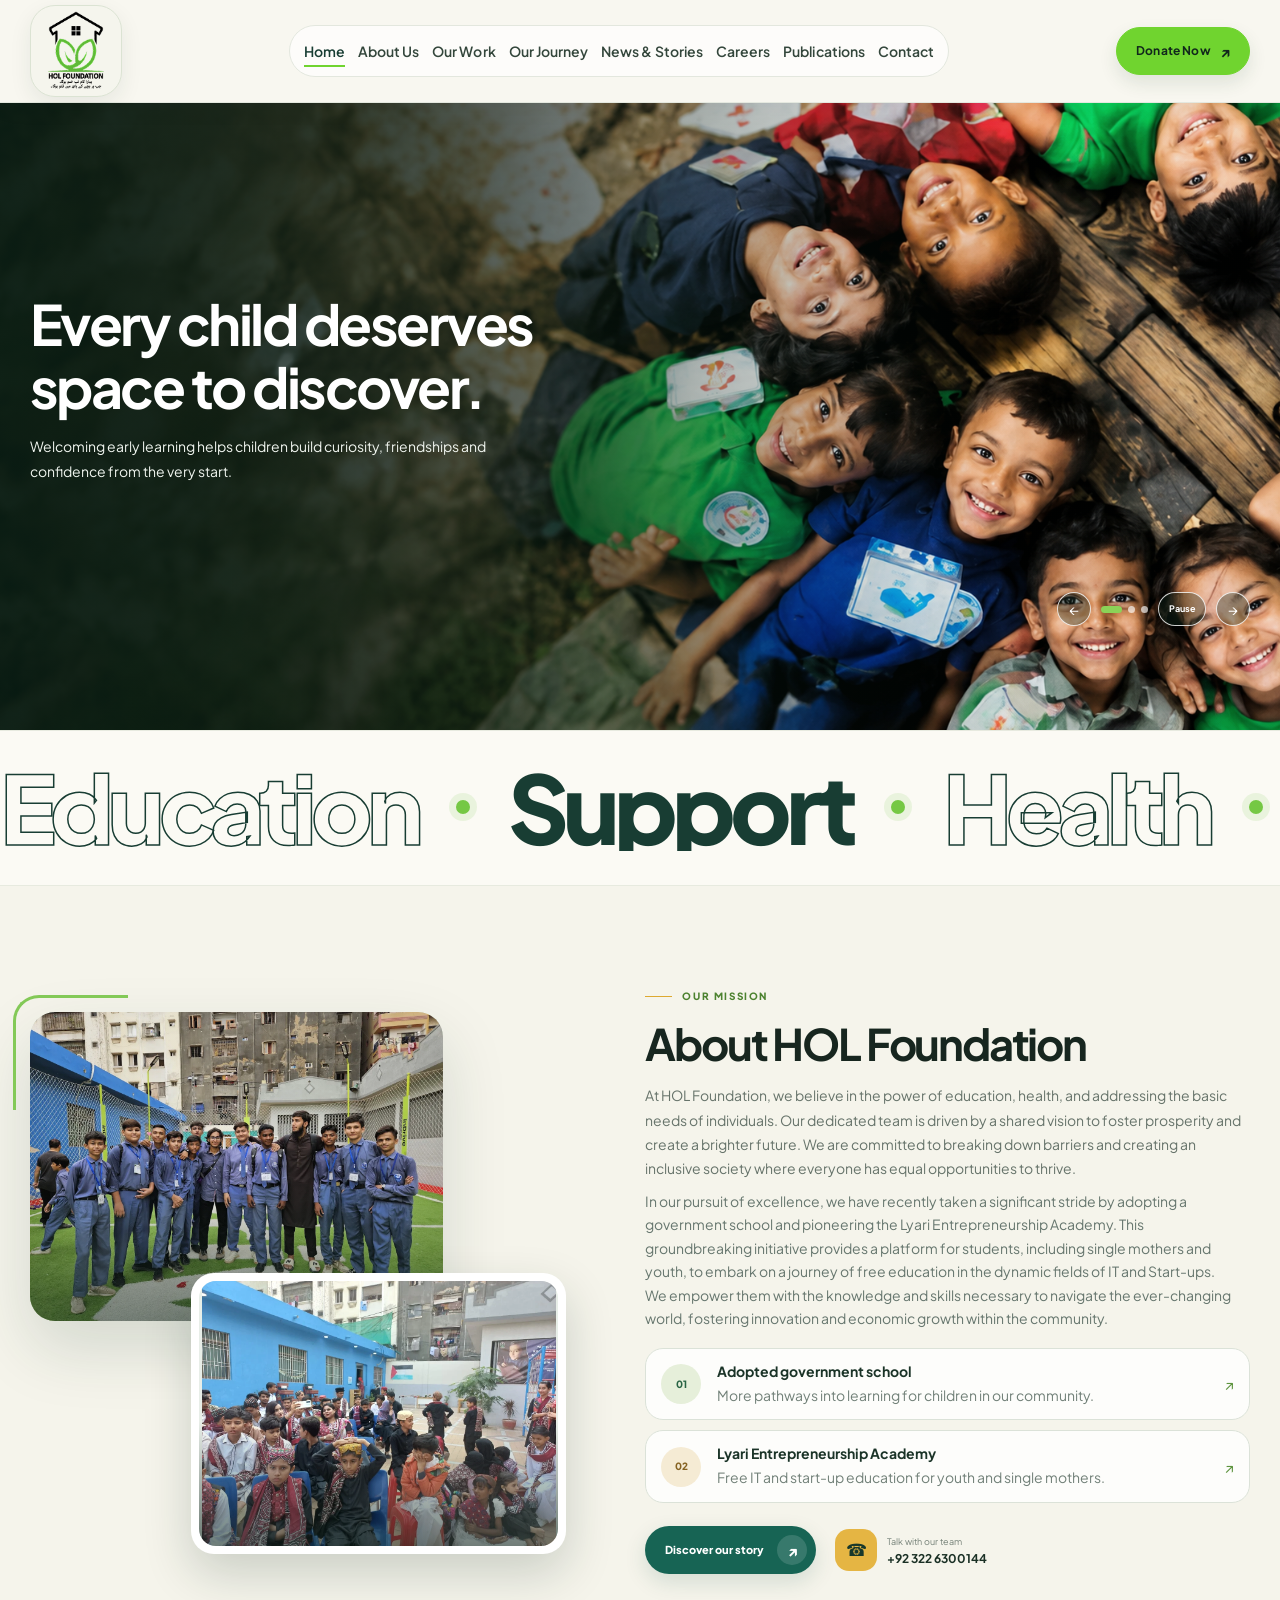
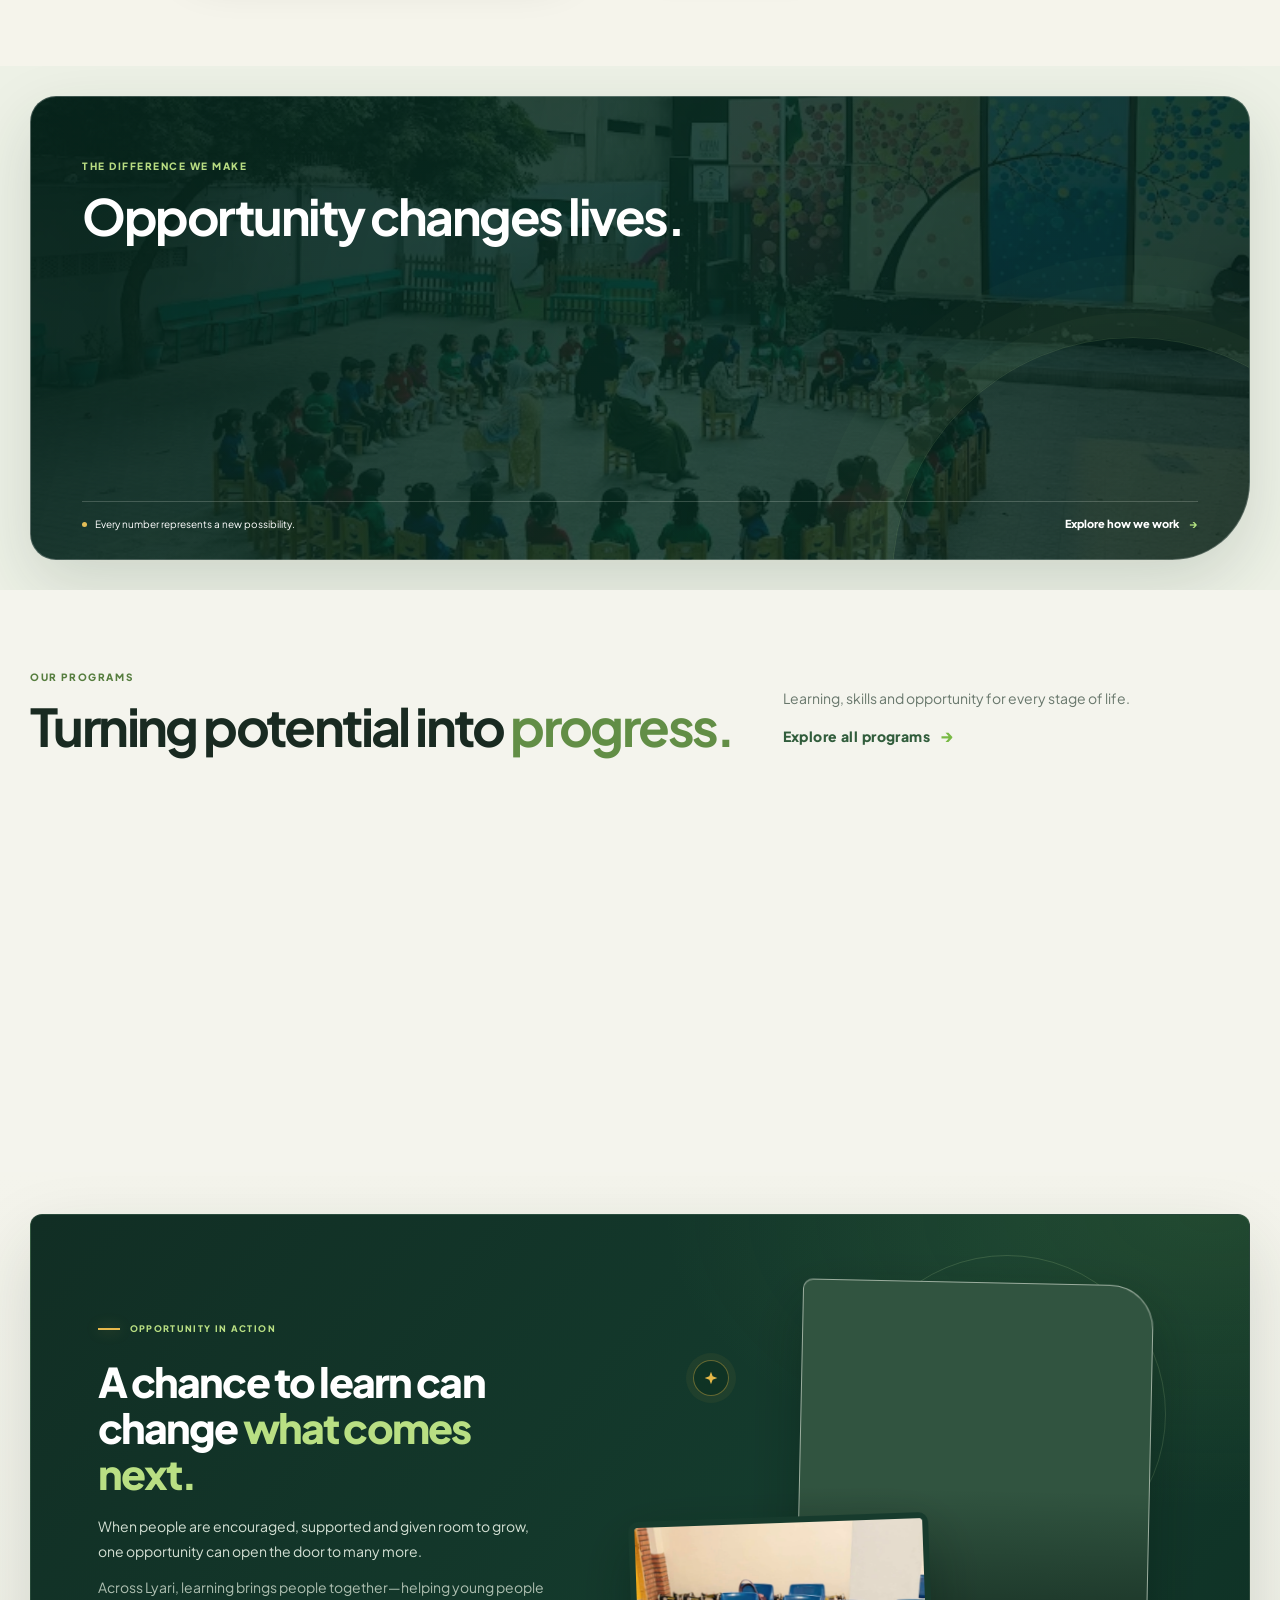
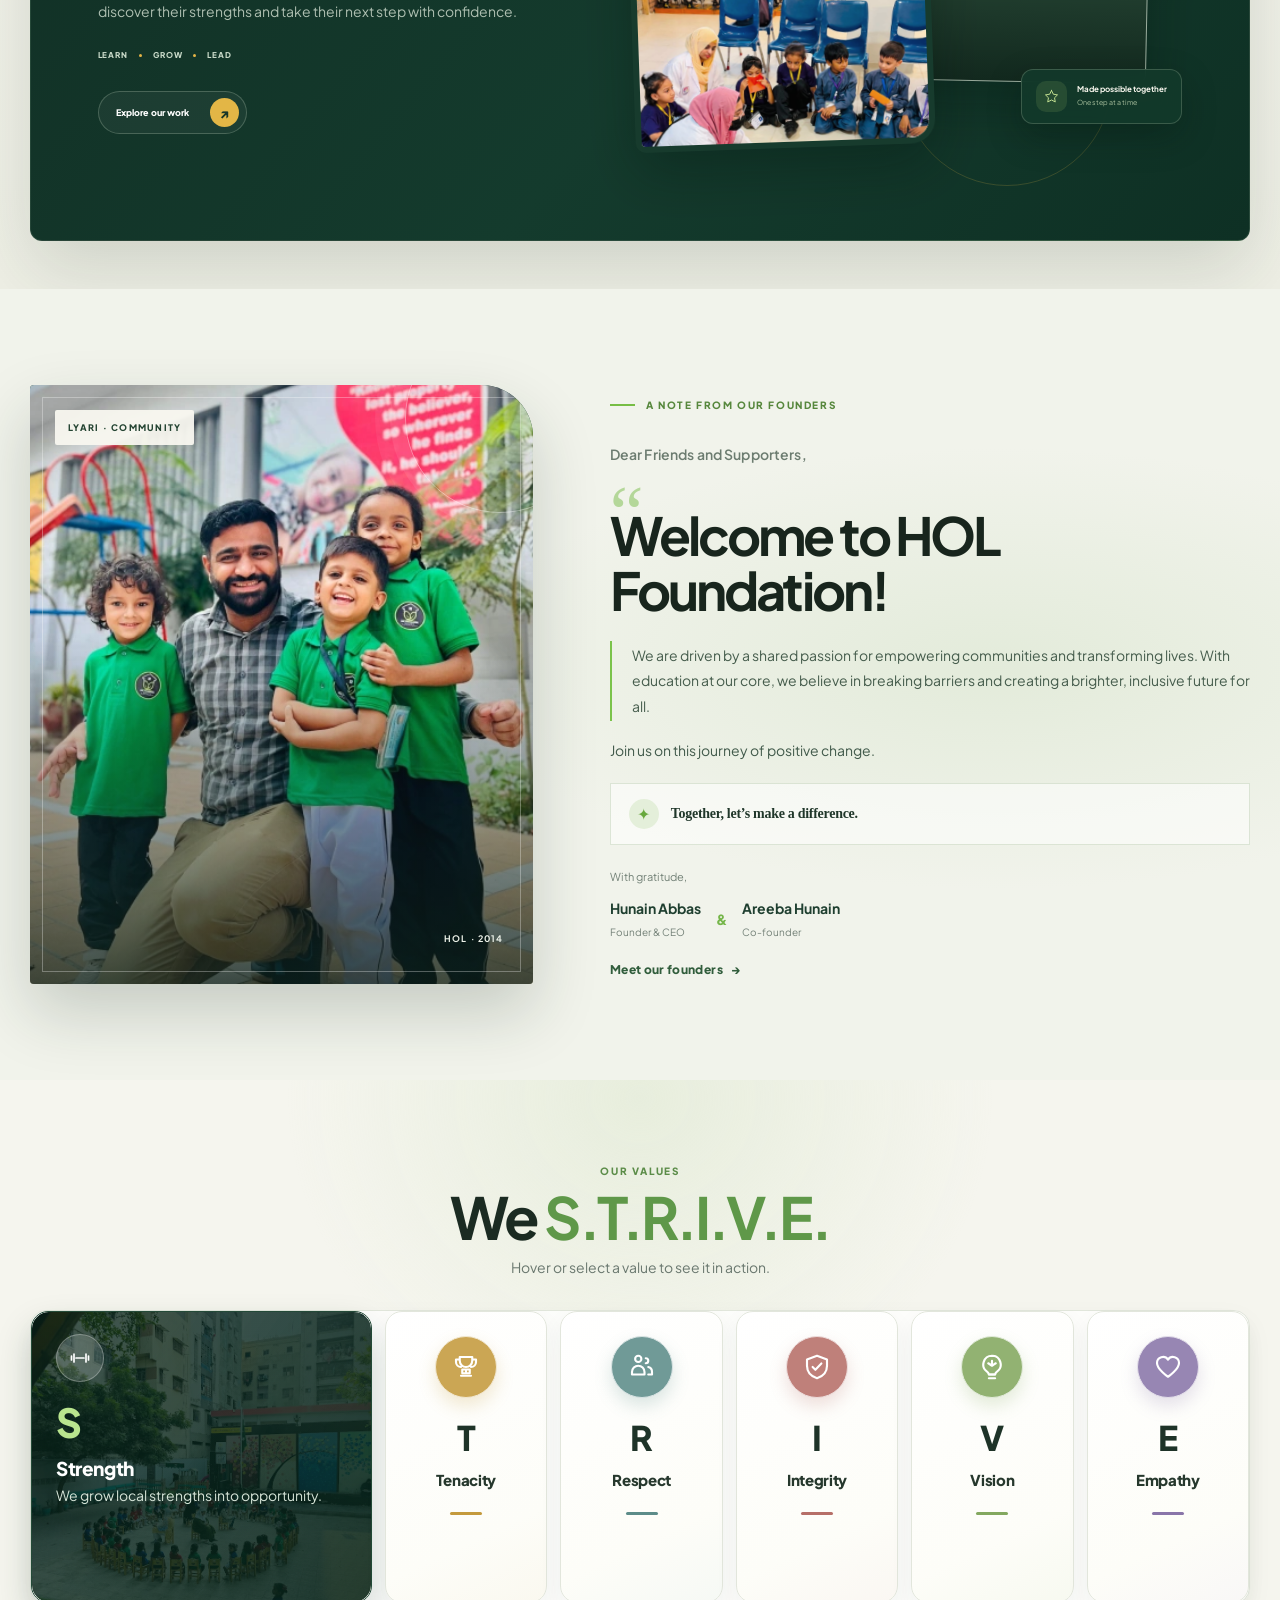
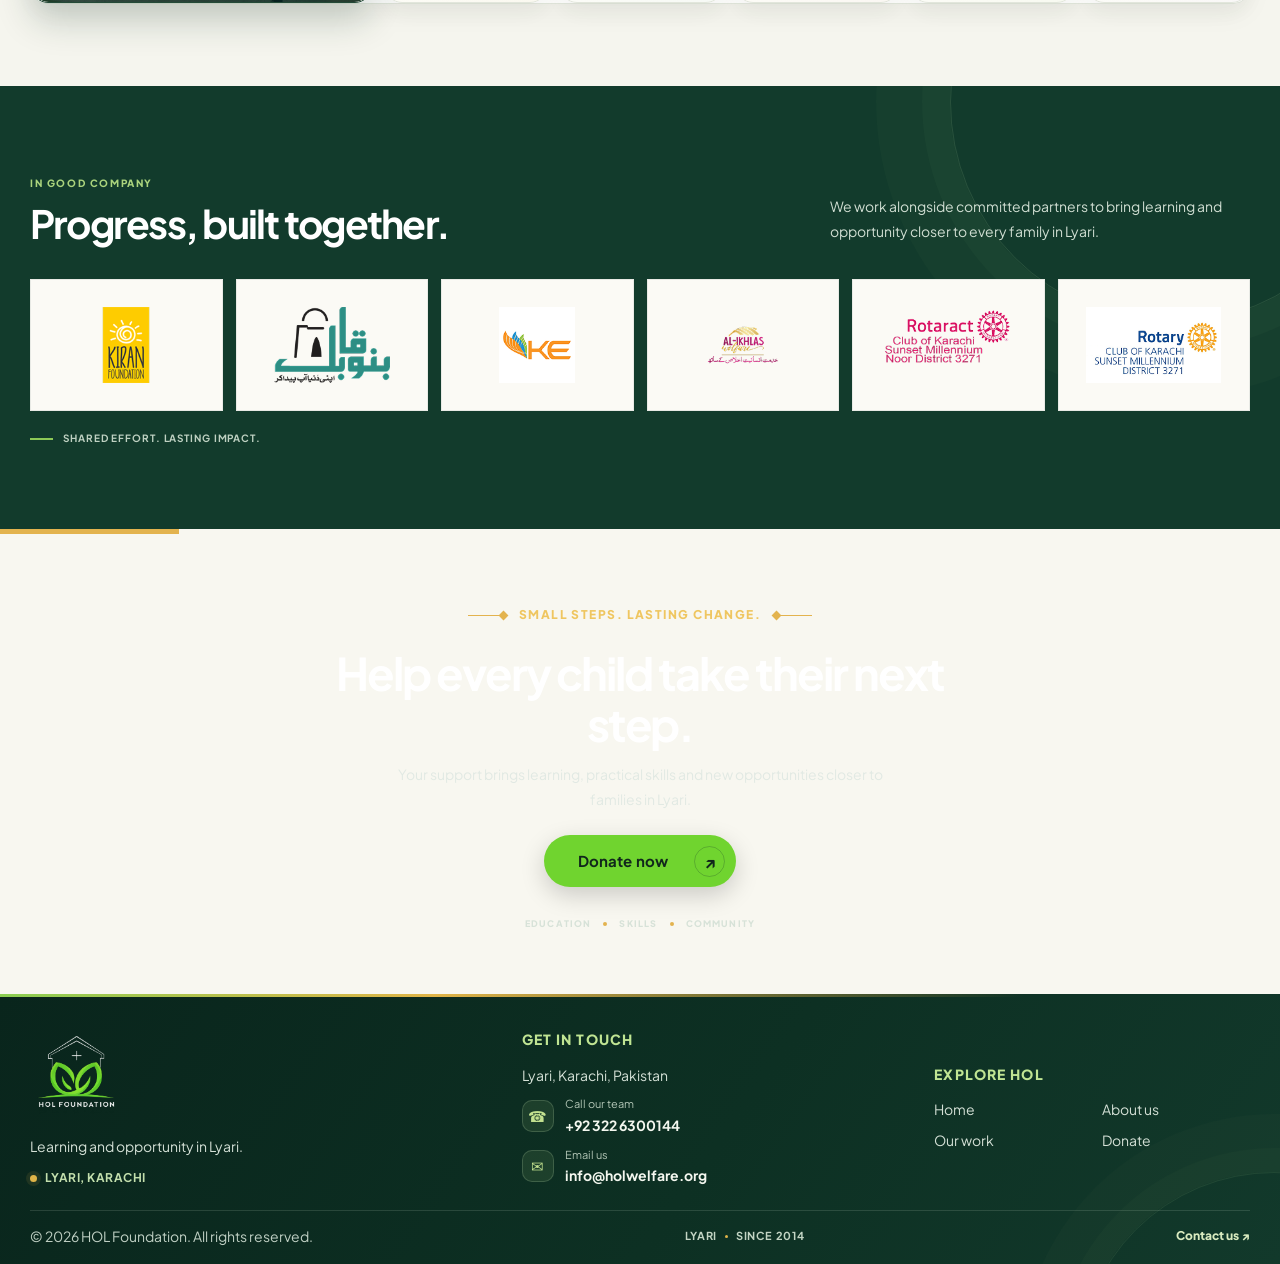
<file: index.html>
<!doctype html><html lang="en"><head><meta charset="utf-8"><meta name="viewport" content="width=device-width,initial-scale=1"><link rel="icon" type="image/png" href="assets/images/logo/hol-logo.png"><link rel="apple-touch-icon" href="assets/images/logo/hol-logo.png"><title>HOL Foundation | Empowering Communities Through Education</title><meta name="description" content="HOL Foundation empowers communities in Lyari, Karachi through education, health, entrepreneurship, and essential support."><link rel="stylesheet" href="assets/css/style.css"><script defer src="assets/js/main.js"></script></head><body><div data-site-header></div><main class="home-page-main"><div class="home-donation-particles" aria-hidden="true"><span class="particle-heart">♥</span><span class="particle-glint"></span><span class="particle-heart particle-outline">♡</span><span class="particle-glint"></span><span class="particle-heart">♥</span><span class="particle-glint"></span><span class="particle-outline">✧</span><span class="particle-glint"></span></div><section class="hero hero-slider" aria-label="HOL Foundation highlights" aria-roledescription="carousel">
  <div class="hero-slide hero-slide-community is-active" role="group" aria-roledescription="slide" aria-label="Slide 1 of 3" aria-hidden="false">
    <img class="hero-photo" src="assets/images/hero/hol%20hero%20bg.png" alt="Children smiling together during a community activity">
    <div class="hero-overlay"><div class="container hero-inner"><h1>Every child deserves space to discover.</h1><p>Welcoming early learning helps children build curiosity, friendships and confidence from the very start.</p></div></div>
  </div>
  <div class="hero-slide" role="group" aria-roledescription="slide" aria-label="Slide 2 of 3" aria-hidden="true" inert>
    <img class="hero-photo" src="assets/images/hero/hol-student-smile.png" alt="A smiling young student at a HOL learning program">
    <div class="hero-overlay"><div class="container hero-inner"><h1>A brighter future starts with learning.</h1><p>Every child deserves the chance to learn, grow and discover what’s possible.</p></div></div>
  </div>
  <div class="hero-slide hero-slide-campus" role="group" aria-roledescription="slide" aria-label="Slide 3 of 3" aria-hidden="true" inert>
    <img class="hero-photo" src="assets/images/hero/ChatGPT%20Image%20Sep%2030%2C%202026%2C%2001_53_20%20PM.png" alt="The entrance to GBSS KBKJ Campus in Lyari, adopted by HOL Foundation">
    <div class="hero-overlay"><div class="container hero-inner"><h1>A stronger school. A brighter future.</h1><p>At HOL KB Campus, students learn within a community committed to helping them move forward.</p></div></div>
  </div>
  <div class="hero-controls" aria-label="Hero slider controls"><button type="button" data-slide-prev aria-label="Previous slide">&#8592;</button><div class="hero-dots" aria-label="Choose a slide"><button type="button" data-slide-index="0" class="is-active" aria-label="Show slide 1" aria-current="true"></button><button type="button" data-slide-index="1" aria-label="Show slide 2" aria-current="false"></button><button type="button" data-slide-index="2" aria-label="Show slide 3" aria-current="false"></button></div><button type="button" class="hero-pause" data-slide-toggle aria-label="Pause automatic slides">Pause</button><button type="button" data-slide-next aria-label="Next slide">&#8594;</button></div>
</section><section class="home-marquee" aria-label="Education, support, health and donate"><div class="marquee-window"><div class="marquee-track"><div class="marquee-group"><span class="marquee-word marquee-outline">Education</span><span class="marquee-dot" aria-hidden="true"></span><span class="marquee-word">Support</span><span class="marquee-dot" aria-hidden="true"></span><span class="marquee-word marquee-outline">Health</span><span class="marquee-dot" aria-hidden="true"></span><span class="marquee-word">Donate</span><span class="marquee-dot" aria-hidden="true"></span></div><div class="marquee-group" aria-hidden="true"><span class="marquee-word marquee-outline">Education</span><span class="marquee-dot"></span><span class="marquee-word">Support</span><span class="marquee-dot"></span><span class="marquee-word marquee-outline">Health</span><span class="marquee-dot"></span><span class="marquee-word">Donate</span><span class="marquee-dot"></span></div></div></div></section><section class="section about-story" aria-labelledby="about-story-title">
  <div class="container about-story-layout">
    <div class="about-story-visual">
      <figure class="about-photo-main">
        <img loading="lazy" src="assets/images/about/kb-campus-students.webp" alt="Students and educator standing together at HOL KB Campus in Lyari">

      </figure>
      <figure class="about-photo-secondary">
        <img loading="lazy" src="assets/images/about/hol-campus-event-hd.webp" alt="Students and families at a community event in the HOL KB Campus courtyard">

      </figure>
    </div>
    <div class="about-story-copy">
      <span class="eyebrow about-story-eyebrow">Our mission</span>
      <h2 class="section-title" id="about-story-title">About HOL Foundation</h2>
      <p class="about-story-lead">At HOL Foundation, we believe in the power of education, health, and addressing the basic needs of individuals. Our dedicated team is driven by a shared vision to foster prosperity and create a brighter future. We are committed to breaking down barriers and creating an inclusive society where everyone has equal opportunities to thrive.</p>
      <p class="about-story-detail">In our pursuit of excellence, we have recently taken a significant stride by adopting a government school and pioneering the Lyari Entrepreneurship Academy. This groundbreaking initiative provides a platform for students, including single mothers and youth, to embark on a journey of free education in the dynamic fields of IT and Start-ups. We empower them with the knowledge and skills necessary to navigate the ever-changing world, fostering innovation and economic growth within the community.</p>
      <div class="about-pillar-list">
        <article class="about-pillar">
          <span class="about-pillar-number">01</span>
          <div><h3>Adopted government school</h3><p>More pathways into learning for children in our community.</p></div>
          <span class="about-pillar-arrow" aria-hidden="true">&#8599;</span>
        </article>
        <article class="about-pillar">
          <span class="about-pillar-number">02</span>
          <div><h3>Lyari Entrepreneurship Academy</h3><p>Free IT and start-up education for youth and single mothers.</p></div>
          <span class="about-pillar-arrow" aria-hidden="true">&#8599;</span>
        </article>
      </div>
      <div class="about-story-actions">
        <a class="about-discover-link" href="about.html"><span>Discover our story</span><i aria-hidden="true">&#8599;</i></a>
        <a class="about-team-contact" href="tel:+923226300144"><span class="about-phone-mark" aria-hidden="true">&#9742;</span><span><small>Talk with our team</small><strong>+92 322 6300144</strong></span></a>
      </div>
    </div>
  </div>
</section><section class="section difference-section impact-overview-section" aria-labelledby="difference-title">
  <div class="container">
    <header class="impact-overview-heading">
      <div class="impact-overview-title"><span class="eyebrow">The difference we make</span><h2 class="section-title" id="difference-title">Opportunity changes lives.</h2></div>
      <div class="impact-overview-summary"><p>From classrooms to first jobs, our work supports people at each step toward a more secure future.</p><span class="impact-since"><i aria-hidden="true"></i><span>Community-led learning <strong>Lyari · Since 2014</strong></span></span></div>
    </header>
    <div class="impact-metrics-head"><span>Our work in numbers</span><span class="impact-period">A community journey <i></i> 2014—2026</span></div>
    <div class="difference-grid impact-metrics-grid">
      <article class="stat difference-metric impact-metric-card impact-tone-education"><span class="metric-index" aria-hidden="true">01</span><span class="impact-metric-category">Public education</span><span class="impact-metric-icon" aria-hidden="true"><svg viewBox="0 0 24 24" fill="none"><path d="m3 9 9-5 9 5-9 5-9-5Z"/><path d="M6 11v5c3.8 2.7 8.2 2.7 12 0v-5M21 9v6"/></svg></span><strong class="metric-count" data-counter="700" aria-label="700 plus students studying at our adopted government school"><span data-counter-value>700</span><span class="metric-plus" aria-hidden="true">+</span></strong><p class="metric-caption">students studying at our adopted government school</p><span class="impact-metric-rule" aria-hidden="true"></span></article>
      <article class="stat difference-metric impact-metric-card impact-tone-careers"><span class="metric-index" aria-hidden="true">02</span><span class="impact-metric-category">Career pathways</span><span class="impact-metric-icon" aria-hidden="true"><svg viewBox="0 0 24 24" fill="none"><rect x="3.5" y="7" width="17" height="13" rx="2"/><path d="M8 7V5.5A1.5 1.5 0 0 1 9.5 4h5A1.5 1.5 0 0 1 16 5.5V7M3.5 12h17M10 12v2h4v-2"/></svg></span><strong class="metric-count" data-counter="50" aria-label="50 plus Lyari Entrepreneur Academy alumni in jobs"><span data-counter-value>50</span><span class="metric-plus" aria-hidden="true">+</span></strong><p class="metric-caption">Lyari Entrepreneur Academy alumni in jobs</p><span class="impact-metric-rule" aria-hidden="true"></span></article>
      <article class="stat difference-metric impact-metric-card impact-tone-skills"><span class="metric-index" aria-hidden="true">03</span><span class="impact-metric-category">Skills &amp; enterprise</span><span class="impact-metric-icon" aria-hidden="true"><svg viewBox="0 0 24 24" fill="none"><circle cx="9" cy="8" r="3"/><path d="M3.5 19v-1.3A4.7 4.7 0 0 1 8.2 13h1.6a4.7 4.7 0 0 1 4.7 4.7V19M16 5.5a3 3 0 0 1 0 5.8M17 13h.8a3.7 3.7 0 0 1 3.7 3.7V19"/></svg></span><strong class="metric-count" data-counter="5000" aria-label="5,000 plus youth, single mothers, and students benefiting from LEE"><span data-counter-value>5,000</span><span class="metric-plus" aria-hidden="true">+</span></strong><p class="metric-caption">youth, single mothers and students benefiting from LEE</p><span class="impact-metric-rule" aria-hidden="true"></span></article>
      <article class="stat difference-metric impact-metric-card impact-tone-access"><span class="metric-index" aria-hidden="true">04</span><span class="impact-metric-category">School access</span><span class="impact-metric-icon" aria-hidden="true"><svg viewBox="0 0 24 24" fill="none"><path d="M4 20V6.8A2.8 2.8 0 0 1 6.8 4H20v16H6.8A2.8 2.8 0 0 0 4 22"/><path d="M8 8h8m-8 4h7m-7 4h4"/></svg></span><strong class="metric-count" data-counter="500" aria-label="500 plus out-of-school children admitted to school"><span data-counter-value>500</span><span class="metric-plus" aria-hidden="true">+</span></strong><p class="metric-caption">out-of-school children admitted to school</p><span class="impact-metric-rule" aria-hidden="true"></span></article>
    </div>
    <div class="impact-metrics-footer"><span><i aria-hidden="true"></i>Every number represents a new possibility.</span><a href="our-work.html">Explore how we work <b aria-hidden="true">&#8594;</b></a></div>
  </div>
</section><section class="section home-stories-section" aria-labelledby="home-stories-title">
  <div class="container">
    <header class="section-header section-heading-row home-stories-heading">
      <div>
        <span class="eyebrow">Our programs</span>
        <h2 class="section-title" id="home-stories-title">Turning potential into <em>progress.</em></h2>
      </div>
      <div class="home-stories-intro">
        <p>Learning, skills and opportunity for every stage of life.</p>
        <a class="text-link" href="our-work.html">Explore all programs <span aria-hidden="true">&#8594;</span></a>
      </div>
    </header>
    <div class="home-stories-grid">
      <a class="home-story-card" href="programs/school-preparatory-program.html">
        <span class="home-story-media"><img loading="lazy" decoding="async" src="assets/images/programs/home-school-preparatory.webp" alt="Children and community members gathered outside for a school preparatory program visit"></span>
        <span class="home-story-copy"><strong class="home-story-title">School Preparatory Program</strong><span class="home-story-description">Helping children return to learning.</span><span class="home-story-action" aria-hidden="true">&#8599;</span></span>
      </a>
      <a class="home-story-card" href="programs/lyari-entrepreneur-academy.html">
        <span class="home-story-media"><img loading="lazy" decoding="async" src="assets/images/programs/home-lyari-entrepreneur-academy.webp" alt="Lyari Entrepreneur Academy students taking part in a team-building activity"></span>
        <span class="home-story-copy"><strong class="home-story-title">Lyari Entrepreneur Academy</strong><span class="home-story-description">Practical skills for brighter futures.</span><span class="home-story-action" aria-hidden="true">&#8599;</span></span>
      </a>
      <a class="home-story-card" href="programs/hol-preschool.html">
        <span class="home-story-media"><img loading="lazy" decoding="async" src="assets/images/programs/home-hol-preschool.webp" alt="A young child with family and an educator during a HOL preschool activity"></span>
        <span class="home-story-copy"><strong class="home-story-title">HOL Preschool</strong><span class="home-story-description">A confident start for young learners.</span><span class="home-story-action" aria-hidden="true">&#8599;</span></span>
      </a>
      <a class="home-story-card" href="programs/hol-kb-campus.html">
        <span class="home-story-media"><img loading="lazy" decoding="async" src="assets/images/programs/home-hol-kb-campus.webp" alt="Students gathered outside HOL KB Campus: GBSS Kara Bhai Karim Jee"></span>
        <span class="home-story-copy"><strong class="home-story-title">HOL KB Campus</strong><span class="home-story-description">More pathways into public education.</span><span class="home-story-action" aria-hidden="true">&#8599;</span></span>
      </a>
    </div>
  </div>
</section>
<section class="impact-story-section" aria-labelledby="impact-story-title">
  <div class="container story-panel impact-story-panel">
    <div class="impact-story-copy">
      <span class="impact-story-eyebrow"><i aria-hidden="true"></i> Opportunity in action</span>
      <h2 id="impact-story-title">A chance to learn can change <em>what comes next.</em></h2>
      <p>When people are encouraged, supported and given room to grow, one opportunity can open the door to many more.</p>
      <p class="impact-story-detail">Across Lyari, learning brings people together—helping young people discover their strengths and take their next step with confidence.</p>
      <div class="impact-story-pillars" aria-label="Our focus"><span>Learn</span><i aria-hidden="true"></i><span>Grow</span><i aria-hidden="true"></i><span>Lead</span></div>
      <a class="impact-story-link" href="our-work.html"><span>Explore our work</span><i aria-hidden="true">&#8599;</i></a>
    </div>
    <div class="impact-story-visual" aria-label="Community learning and student achievement">
      <span class="impact-story-orbit impact-story-orbit-one" aria-hidden="true"></span>
      <span class="impact-story-orbit impact-story-orbit-two" aria-hidden="true"></span>
      <span class="impact-photo-spark impact-photo-spark-one" aria-hidden="true"><svg viewBox="0 0 24 24" fill="none"><path d="M12 2.5 14.5 9.5 21.5 12 14.5 14.5 12 21.5 9.5 14.5 2.5 12 9.5 9.5 12 2.5Z"/></svg></span>
      <figure class="impact-photo-main"><img loading="lazy" decoding="async" src="assets/images/stories/community-classroom-learning.jpg" alt="Children learning together with their teachers in a classroom"></figure>
      <figure class="impact-photo-secondary"><img loading="lazy" decoding="async" src="assets/images/stories/classroom-craft-activity.jpg" alt="Children making colorful paper crafts with their teacher at HOL KB Campus"></figure>
      <div class="impact-story-stamp"><span class="impact-stamp-icon" aria-hidden="true"><svg viewBox="0 0 24 24" fill="none"><path d="M12 3.5 14.6 8.8l5.9.9-4.2 4.1 1 5.9-5.3-2.8-5.3 2.8 1-5.9-4.2-4.1 5.9-.9L12 3.5Z"/></svg></span><span><strong>Made possible together</strong><small>One step at a time</small></span></div>
    </div>
  </div>
</section><section class="founder-section" aria-labelledby="founder-note-title">
  <div class="container founder-story">
    <figure class="founder-photo">
      <img class="founder-photo-image" loading="lazy" decoding="async" src="assets/images/team/founder-hunain-community.webp" alt="HOL Foundation founder Hunain Abbas spending time with students">
      <span class="founder-photo-badge">LYARI &middot; COMMUNITY</span>

      <span class="founder-photo-year">HOL &middot; 2014</span>
      <span class="founder-photo-orbit" aria-hidden="true"></span>
    </figure>
    <div class="founder-copy">
      <span class="eyebrow">A note from our founders</span>
      <p class="founder-greeting">Dear Friends and Supporters,</p>
      <span class="founder-quote-mark" aria-hidden="true">&ldquo;</span>
      <h2 class="founder-title" id="founder-note-title">Welcome to HOL Foundation!</h2>
      <p class="founder-quote">We are driven by a shared passion for empowering communities and transforming lives. With education at our core, we believe in breaking barriers and creating a brighter, inclusive future for all.</p>
      <p class="founder-journey">Join us on this journey of positive change.</p>
      <div class="founder-closing"><span class="founder-closing-spark" aria-hidden="true">&#10022;</span><p>Together, let&rsquo;s make a difference.</p></div>
      <div class="founder-signoff">
        <span class="founder-signoff-label">With gratitude,</span>
        <div class="founder-signoff-names">
          <span><strong>Hunain Abbas</strong><small>Founder &amp; CEO</small></span>
          <i aria-hidden="true">&amp;</i>
          <span><strong>Areeba Hunain</strong><small>Co-founder</small></span>
        </div>
      </div>
      <a class="text-link founder-link" href="about.html">Meet our founders <span aria-hidden="true">&#8594;</span></a>
    </div>
  </div>
</section><section class="section values-section strive-redesign" aria-labelledby="strive-title">
  <div class="container">
    <header class="values-heading values-heading-centered">
      <div>
        <span class="eyebrow">Our values</span>
        <h2 class="values-title" id="strive-title">We <span class="strive-highlight">S.T.R.I.V.E.</span></h2>
      </div>
      <p class="values-summary">Hover or select a value to see it in action.</p>
    </header>
    <div class="strive-experience">
      <ol class="strive-path" aria-label="Choose one of the six STRIVE values">
        <li class="value-stop value-strength is-selected"><button class="value-select" type="button" data-strive-value="strength" aria-controls="strive-detail" aria-pressed="true" aria-label="Show Strength value details"><span class="value-icon" aria-hidden="true"><svg viewBox="0 0 24 24"><path d="M6 8v8M3.5 10v4M8 12h8m2-4v8m2.5-6v4"/></svg></span><span class="value-marker" aria-hidden="true">S</span><span class="value-copy"><strong>Strength</strong><span class="value-card-description" data-strive-card-description>We grow local strengths into opportunity.</span></span></button></li>
        <li class="value-stop value-tenacity"><button class="value-select" type="button" data-strive-value="tenacity" aria-controls="strive-detail" aria-pressed="false" aria-label="Show Tenacity value details"><span class="value-icon" aria-hidden="true"><svg viewBox="0 0 24 24"><path d="M7 4h10v3a5 5 0 0 1-10 0V4Zm0 2H4v2a4 4 0 0 0 4 4m9-6h3v2a4 4 0 0 1-4 4m-4 2v3m-4 2h8m-7-5h6v3H9z"/></svg></span><span class="value-marker" aria-hidden="true">T</span><span class="value-copy"><strong>Tenacity</strong><span class="value-card-description" data-strive-card-description>We keep showing up and moving forward.</span></span></button></li>
        <li class="value-stop value-respect"><button class="value-select" type="button" data-strive-value="respect" aria-controls="strive-detail" aria-pressed="false" aria-label="Show Respect value details"><span class="value-icon" aria-hidden="true"><svg viewBox="0 0 24 24"><path d="M9 8a2.5 2.5 0 1 0 0-5 2.5 2.5 0 0 0 0 5Zm6 1a2 2 0 1 0 0-4m-11 13v-2a5 5 0 0 1 10 0v2H4Zm13-6a4 4 0 0 1 3 4v2h-3"/></svg></span><span class="value-marker" aria-hidden="true">R</span><span class="value-copy"><strong>Respect</strong><span class="value-card-description" data-strive-card-description>We listen, include and learn together.</span></span></button></li>
        <li class="value-stop value-integrity"><button class="value-select" type="button" data-strive-value="integrity" aria-controls="strive-detail" aria-pressed="false" aria-label="Show Integrity value details"><span class="value-icon" aria-hidden="true"><svg viewBox="0 0 24 24"><path d="M12 3 20 6v5c0 5-3.4 8.5-8 10-4.6-1.5-8-5-8-10V6l8-3Z"/><path d="m8.5 12 2.2 2.2 4.8-5"/></svg></span><span class="value-marker" aria-hidden="true">I</span><span class="value-copy"><strong>Integrity</strong><span class="value-card-description" data-strive-card-description>We act honestly and honor commitments.</span></span></button></li>
        <li class="value-stop value-vision"><button class="value-select" type="button" data-strive-value="vision" aria-controls="strive-detail" aria-pressed="false" aria-label="Show Vision value details"><span class="value-icon" aria-hidden="true"><svg viewBox="0 0 24 24"><path d="M12 3a7 7 0 0 0-4 12.7c.8.5 1.3 1.2 1.5 2.3h5c.2-1.1.7-1.8 1.5-2.3A7 7 0 0 0 12 3Z"/><path d="M9.5 21h5m-4.5-3h4m-2-11v4m-3-2 3 2 3-2"/></svg></span><span class="value-marker" aria-hidden="true">V</span><span class="value-copy"><strong>Vision</strong><span class="value-card-description" data-strive-card-description>We make space for brighter possibilities.</span></span></button></li>
        <li class="value-stop value-empathy"><button class="value-select" type="button" data-strive-value="empathy" aria-controls="strive-detail" aria-pressed="false" aria-label="Show Empathy value details"><span class="value-icon" aria-hidden="true"><svg viewBox="0 0 24 24"><path d="M20.8 8.8c0 5.1-8.8 11-8.8 11s-8.8-5.9-8.8-11A4.8 4.8 0 0 1 12 6.1a4.8 4.8 0 0 1 8.8 2.7Z"/></svg></span><span class="value-marker" aria-hidden="true">E</span><span class="value-copy"><strong>Empathy</strong><span class="value-card-description" data-strive-card-description>We listen closely and respond with care.</span></span></button></li>
      </ol>
      <article class="value-detail value-detail-live" id="strive-detail" aria-live="polite" aria-atomic="true">
        <span class="value-detail-letter" data-strive-detail-letter aria-hidden="true">S</span>
        <div class="value-detail-copy">
          <span class="value-detail-eyebrow" data-strive-detail-eyebrow>STRENGTH</span>
          <h3 data-strive-detail-title>Build on local strengths.</h3>
          <p data-strive-detail-description>We grow local strengths into opportunity.</p>
        </div>
      </article>
    </div>
  </div>
</section><section class="section partners-showcase" aria-labelledby="partners-title">
  <div class="container">
    <div class="partners-showcase-heading">
      <div>
        <span class="eyebrow">In good company</span>
        <h2 class="section-title" id="partners-title">Progress, built together.</h2>
      </div>
      <p>We work alongside committed partners to bring learning and opportunity closer to every family in Lyari.</p>
    </div>
    <ul class="partner-logo-grid" aria-label="HOL Foundation partners">
      <li class="partner-logo-card"><img loading="lazy" src="assets/images/partners/kiran-foundation.png" alt="Kiran Foundation"></li>
      <li class="partner-logo-card"><img loading="lazy" src="assets/images/partners/bano-kabil.png" alt="Bano Qabil"></li>
      <li class="partner-logo-card"><img loading="lazy" src="assets/images/partners/ke.png" alt="K-Electric"></li>
      <li class="partner-logo-card"><img loading="lazy" src="assets/images/partners/al-ikhlas.png" alt="Al-Ikhlas"></li>
      <li class="partner-logo-card"><img loading="lazy" src="assets/images/partners/rotaract.png" alt="Rotaract"></li>
      <li class="partner-logo-card"><img loading="lazy" src="assets/images/partners/rotary.png" alt="Rotary"></li>
    </ul>
    <div class="partners-showcase-footer"><span aria-hidden="true"></span> Shared effort. Lasting impact.</div>
  </div>
</section><section class="cta-band cta-donate" aria-labelledby="donate-cta-title">
  <div class="container cta-donate-layout">
    <div class="cta-donate-copy">
      <div class="cta-donate-kicker"><i aria-hidden="true"></i><span>Small steps. Lasting change.</span><i aria-hidden="true"></i></div>
      <h2 id="donate-cta-title">Help every child take their next step.</h2>
      <p>Your support brings learning, practical skills and new opportunities closer to families in Lyari.</p>
      <a class="button gold cta-donate-button" href="donate.html"><span>Donate now</span><span aria-hidden="true">&#8599;</span></a>
      <div class="cta-donate-proof" aria-label="Our focus areas"><span>Education</span><i aria-hidden="true"></i><span>Skills</span><i aria-hidden="true"></i><span>Community</span></div>
    </div>
  </div>
</section>
</main><div data-site-footer></div></body></html>
</file>
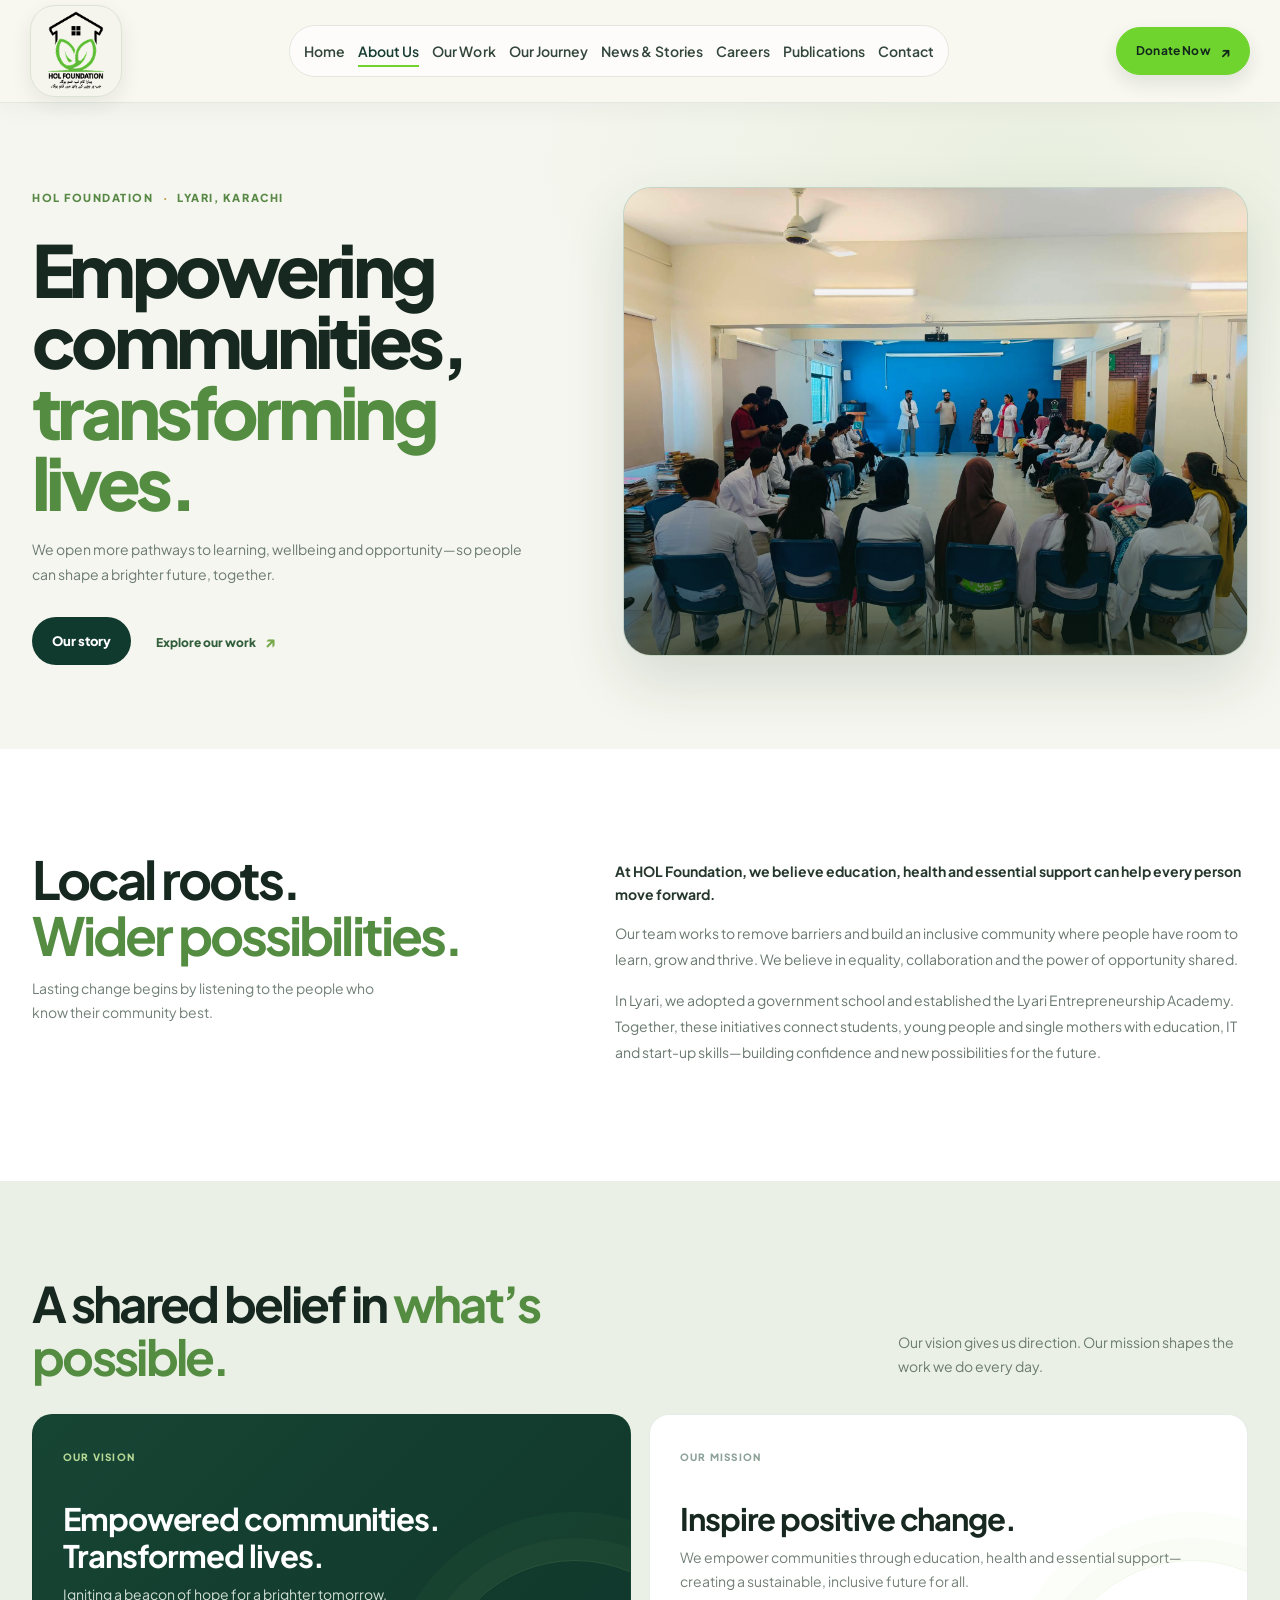
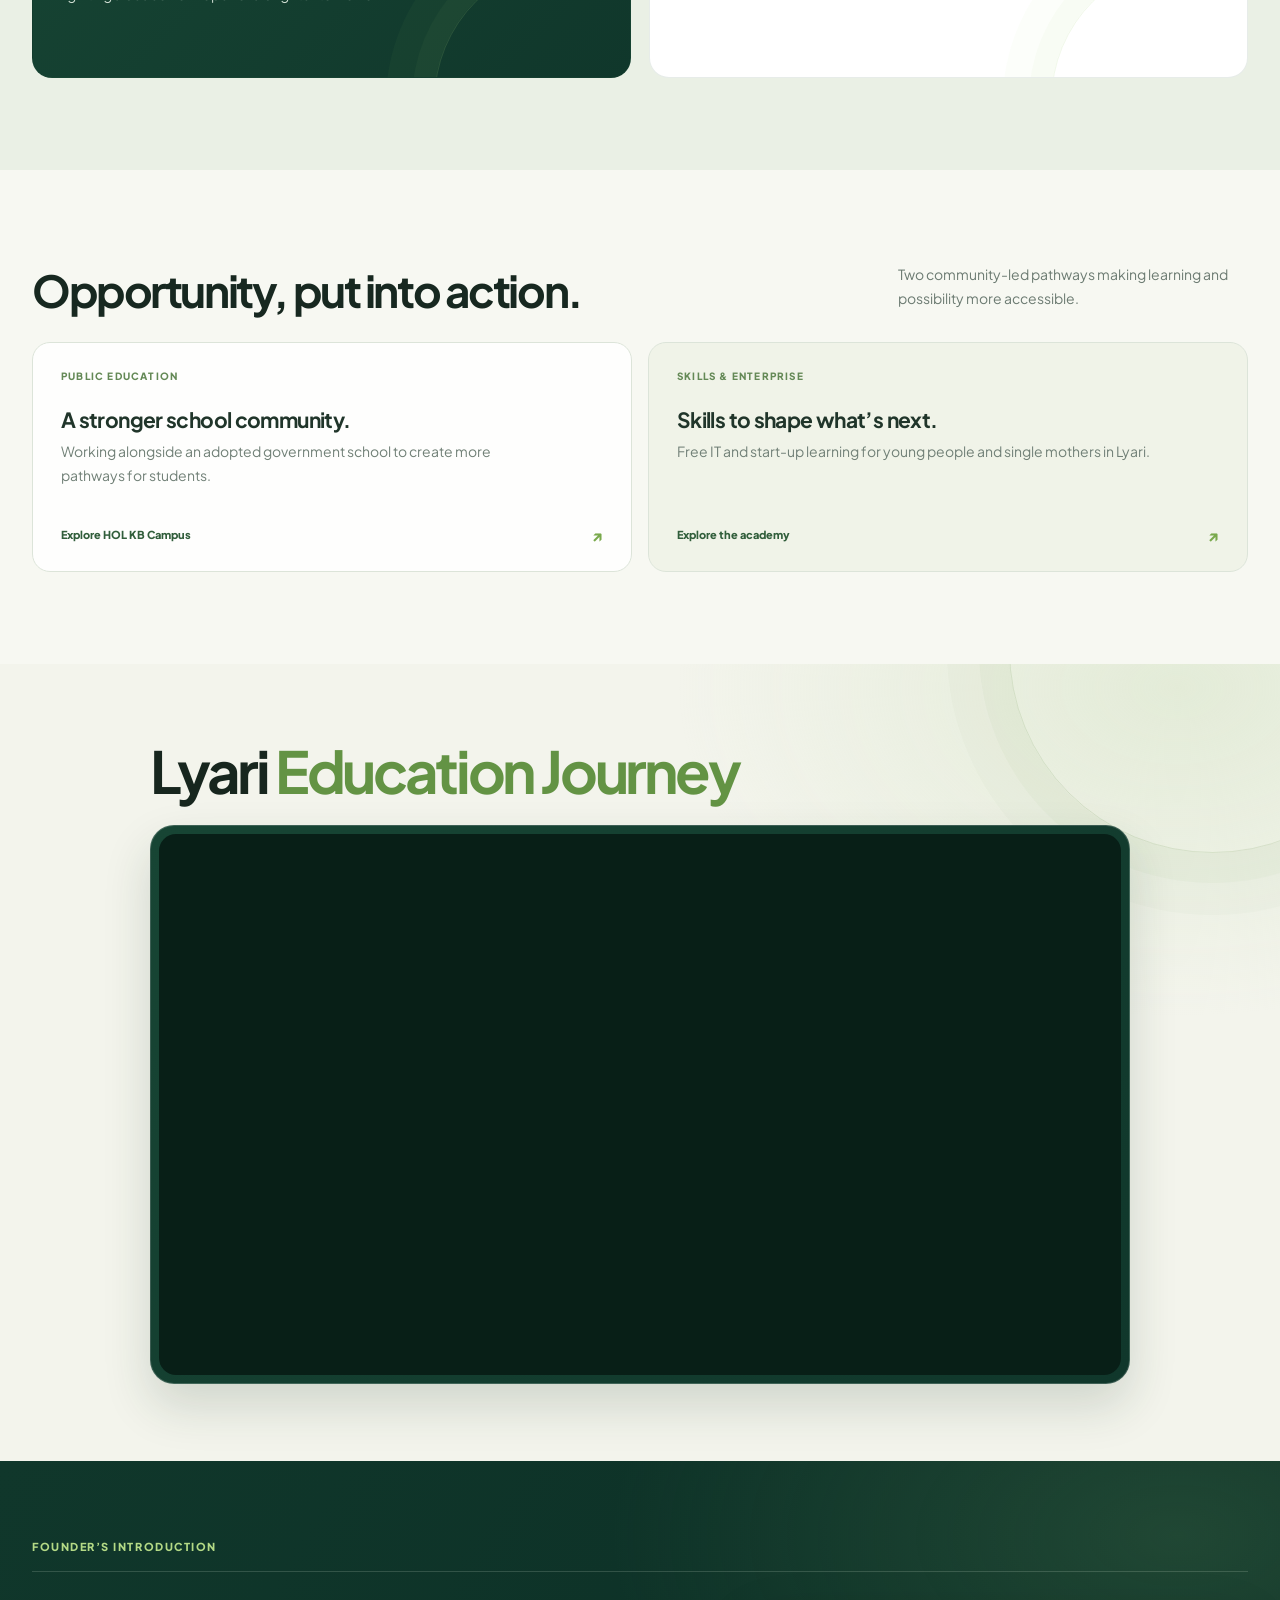
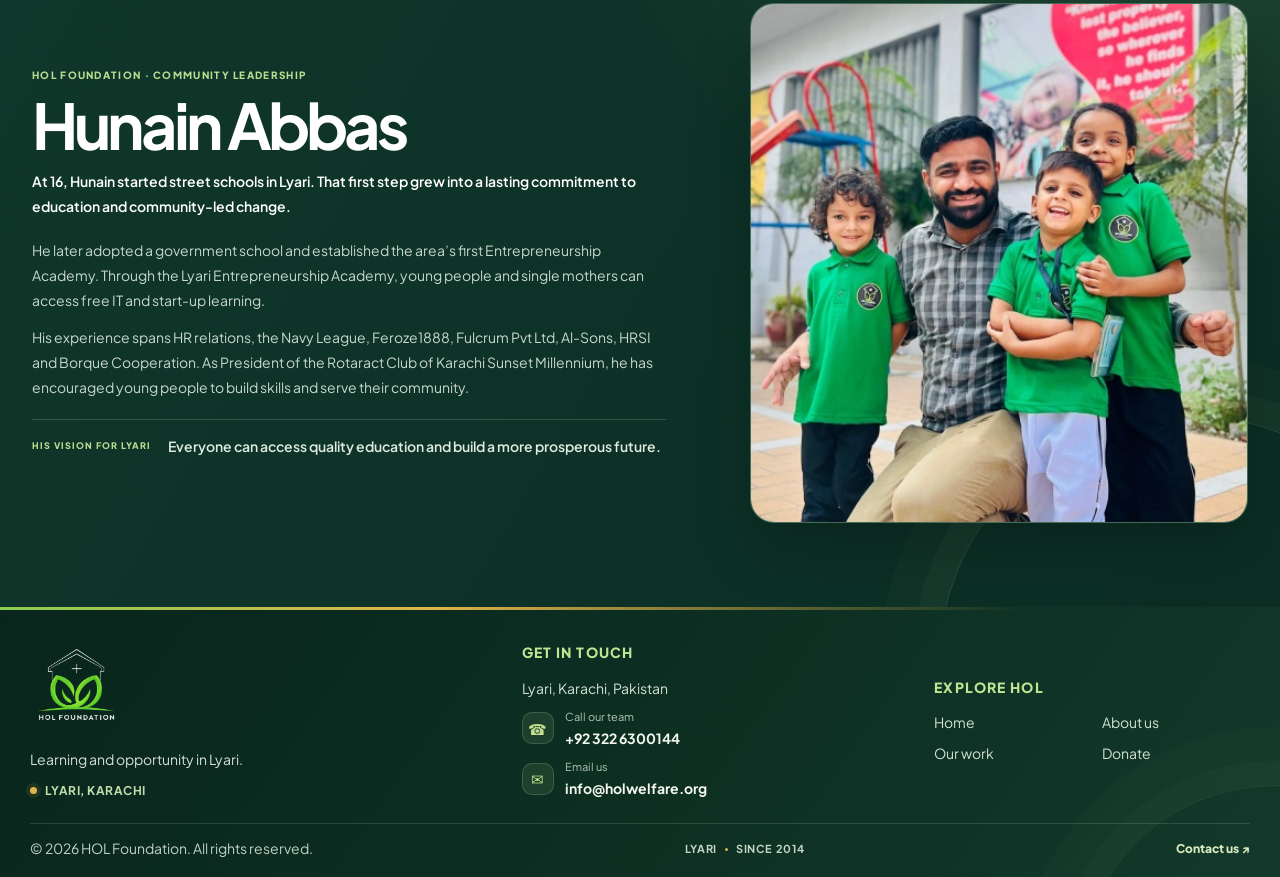
<file: about.html>
<!doctype html>
<html lang="en">
<head>
  <meta charset="utf-8">
  <meta name="viewport" content="width=device-width, initial-scale=1">
  <meta name="theme-color" content="#f5f6ef">
  <title>About HOL Foundation | Empowering Communities in Lyari</title>
  <meta name="description" content="Meet HOL Foundation: a Lyari-rooted community working to expand education, health and opportunity, founded by Hunain Abbas.">
  <link rel="icon" type="image/png" href="assets/images/logo/hol-logo.png">
  <link rel="apple-touch-icon" href="assets/images/logo/hol-logo.png">
  <link rel="stylesheet" href="assets/css/style.css">
  <link rel="stylesheet" href="assets/css/about-page.css">
  <script defer src="assets/js/main.js"></script>
</head>
<body>
  <div data-site-header></div>
  <main class="about-page">
    <section class="about-hero" aria-labelledby="about-title">
      <div class="container about-hero-layout">
        <div class="about-hero-copy">
          <span class="about-eyebrow">HOL FOUNDATION <span>·</span> LYARI, KARACHI</span>
          <h1 id="about-title">Empowering communities, <em>transforming lives.</em></h1>
          <p>We open more pathways to learning, wellbeing and opportunity—so people can shape a brighter future, together.</p>
          <div class="about-hero-actions">
            <a class="about-button" href="#our-story">Our story</a>
            <a class="about-text-link" href="our-work.html">Explore our work <span aria-hidden="true">↗</span></a>
          </div>
        </div>
        <figure class="about-hero-photo">
          <img src="assets/images/about/about-community-classroom.jpg" alt="Students and educators gathered for a learning session at HOL Foundation" width="2048" height="1536" fetchpriority="high">

        </figure>
      </div>
    </section>

    <section class="about-story section" id="our-story" aria-labelledby="story-title">
      <div class="container about-story-grid">
        <div class="about-story-heading">

          <h2 id="story-title">Local roots.<br><em>Wider possibilities.</em></h2>
          <p>Lasting change begins by listening to the people who know their community best.</p>
        </div>
        <div class="about-story-copy">
          <p class="about-story-lead">At HOL Foundation, we believe education, health and essential support can help every person move forward.</p>
          <p>Our team works to remove barriers and build an inclusive community where people have room to learn, grow and thrive. We believe in equality, collaboration and the power of opportunity shared.</p>
          <p>In Lyari, we adopted a government school and established the Lyari Entrepreneurship Academy. Together, these initiatives connect students, young people and single mothers with education, IT and start-up skills—building confidence and new possibilities for the future.</p>
        </div>
      </div>
    </section>

    <section class="about-purpose section" id="mission" aria-labelledby="purpose-title">
      <div class="container">
        <div class="about-purpose-heading">
          <div><h2 id="purpose-title">A shared belief in <em>what’s possible.</em></h2></div>
          <p>Our vision gives us direction. Our mission shapes the work we do every day.</p>
        </div>
        <div class="about-purpose-grid">
          <article class="about-purpose-card about-vision-card">
            <span class="about-card-label">OUR VISION</span>
            <h3>Empowered communities.<br>Transformed lives.</h3>
            <p>Igniting a beacon of hope for a brighter tomorrow.</p>
          </article>
          <article class="about-purpose-card about-mission-card">
            <span class="about-card-label">OUR MISSION</span>
            <h3>Inspire positive change.</h3>
            <p>We empower communities through education, health and essential support—creating a sustainable, inclusive future for all.</p>
          </article>
        </div>
      </div>
    </section>

    <section class="about-initiatives section" aria-labelledby="initiatives-title">
      <div class="container">
        <div class="about-initiatives-heading">
          <div><h2 id="initiatives-title">Opportunity, put into action.</h2></div>
          <p>Two community-led pathways making learning and possibility more accessible.</p>
        </div>
        <div class="about-initiative-grid">
          <a class="about-initiative-card" href="programs/hol-kb-campus.html">
            <span class="about-initiative-label">PUBLIC EDUCATION</span>
            <h3>A stronger school community.</h3>
            <p>Working alongside an adopted government school to create more pathways for students.</p>
            <span class="about-initiative-link">Explore HOL KB Campus <i aria-hidden="true">↗</i></span>
          </a>
          <a class="about-initiative-card about-initiative-academy" href="programs/lyari-entrepreneur-academy.html">
            <span class="about-initiative-label">SKILLS &amp; ENTERPRISE</span>
            <h3>Skills to shape what’s next.</h3>
            <p>Free IT and start-up learning for young people and single mothers in Lyari.</p>
            <span class="about-initiative-link">Explore the academy <i aria-hidden="true">↗</i></span>
          </a>
        </div>
      </div>
    </section>

    <section class="journey-section" aria-labelledby="journey-title">
      <div class="container journey-layout">
        <header class="journey-intro">
          <div class="journey-intro-copy">

            <h2 class="section-title" id="journey-title">Lyari <em>Education Journey</em></h2>
          </div>
        </header>
        <figure class="journey-film">
          <div class="journey-film-frame">
            <iframe src="https://www.youtube-nocookie.com/embed/yER2q7t87Jo?rel=0" title="Lyari Education Journey | HOL Foundation" loading="lazy" referrerpolicy="strict-origin-when-cross-origin" allow="accelerometer; autoplay; clipboard-write; encrypted-media; gyroscope; picture-in-picture; web-share" allowfullscreen></iframe>
          </div>

        </figure>

      </div>
    </section>

    <section class="about-founder section" id="founder" aria-labelledby="founder-title">
      <div class="container">
        <div class="about-founder-topline"><span class="about-eyebrow about-eyebrow-dark">FOUNDER’S INTRODUCTION</span></div>
        <div class="about-founder-showcase">
          <figure class="about-founder-photo"><img src="assets/images/about/founder.webp" alt="HOL Foundation founder Hunain Abbas with children in Lyari" width="450" height="675" loading="lazy"></figure>
          <div class="about-founder-copy">
            <span class="about-founder-role">HOL FOUNDATION · COMMUNITY LEADERSHIP</span>
            <h2 id="founder-title">Hunain Abbas</h2>
            <p class="about-founder-lead">At 16, Hunain started street schools in Lyari. That first step grew into a lasting commitment to education and community-led change.</p>
            <div class="about-founder-bio">
              <p>He later adopted a government school and established the area’s first Entrepreneurship Academy. Through the Lyari Entrepreneurship Academy, young people and single mothers can access free IT and start-up learning.</p>
              <p>His experience spans HR relations, the Navy League, Feroze1888, Fulcrum Pvt Ltd, Al-Sons, HRSI and Borque Cooperation. As President of the Rotaract Club of Karachi Sunset Millennium, he has encouraged young people to build skills and serve their community.</p>
            </div>
            <div class="about-founder-vision"><span>HIS VISION FOR LYARI</span><p>Everyone can access quality education and build a more prosperous future.</p></div>
          </div>
        </div>
      </div>
    </section>
  </main>
  <div data-site-footer></div>
</body>
</html>
</file>
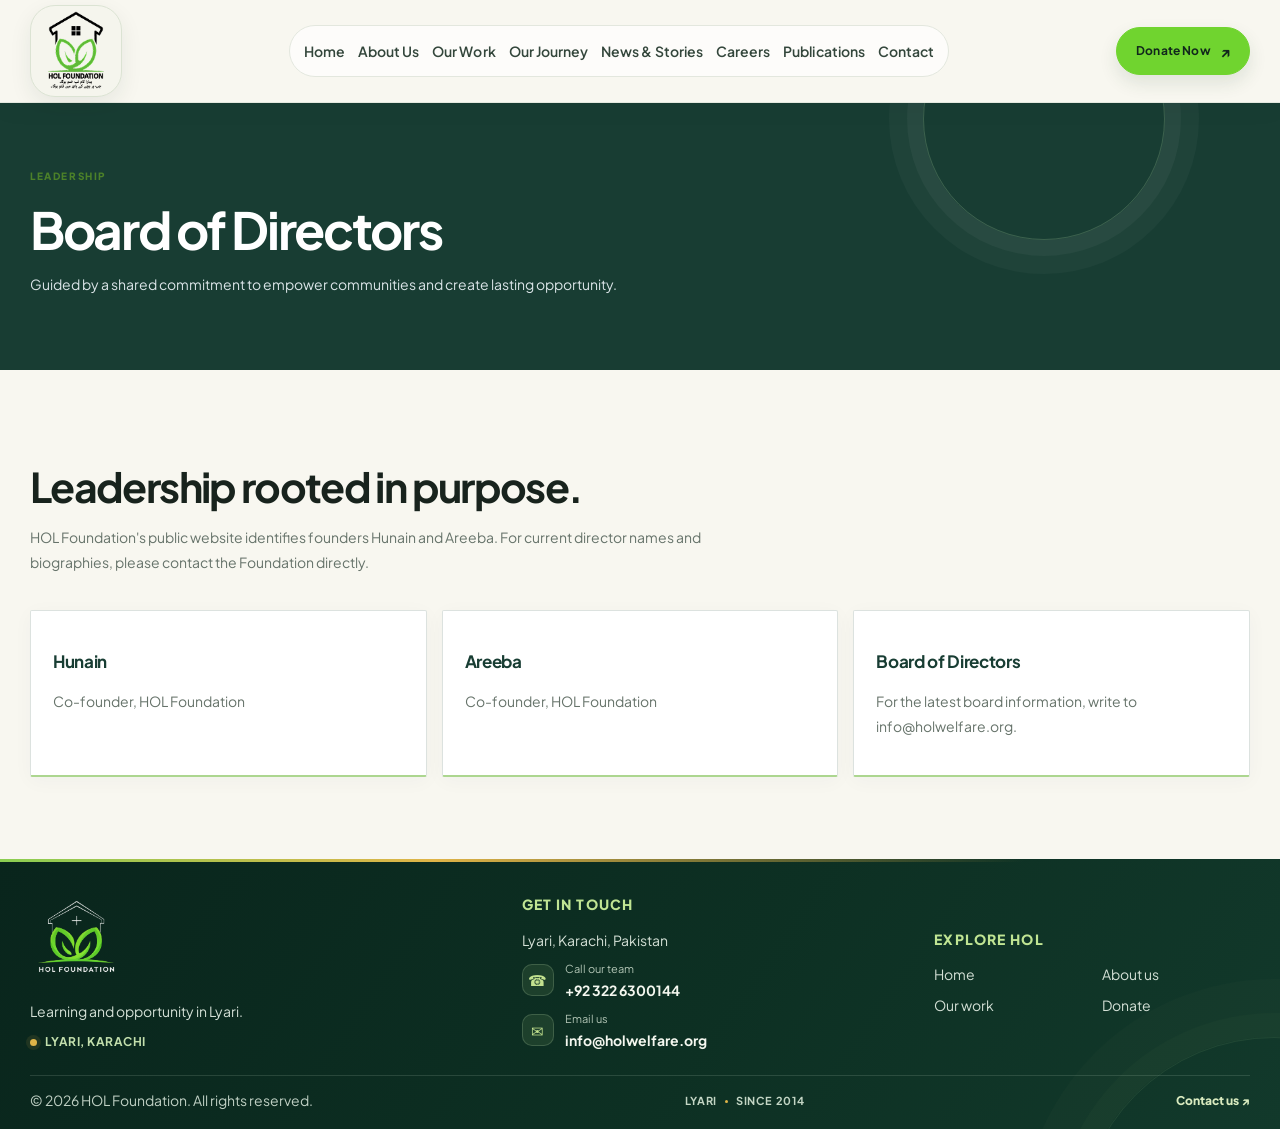
<file: board-of-directors.html>
<!doctype html><html lang="en"><head><meta charset="utf-8"><meta name="viewport" content="width=device-width,initial-scale=1"><link rel="icon" type="image/png" href="assets/images/logo/hol-logo.png"><link rel="apple-touch-icon" href="assets/images/logo/hol-logo.png"><title>Board of Directors | HOL Foundation</title><meta name="description" content="Meet the leadership behind HOL Foundation's mission and community programs."><link rel="stylesheet" href="assets/css/style.css"><script defer src="assets/js/main.js"></script></head><body><div data-site-header></div><main><section class="page-hero"><div class="container"><span class="eyebrow">Leadership</span><h1>Board of Directors</h1><p>Guided by a shared commitment to empower communities and create lasting opportunity.</p></div></section><section class="section"><div class="container"><div class="section-header"><h2 class="section-title">Leadership rooted in purpose.</h2><p>HOL Foundation's public website identifies founders Hunain and Areeba. For current director names and biographies, please contact the Foundation directly.</p></div><div class="content-grid"><article class="info-card"><h3>Hunain</h3><p>Co-founder, HOL Foundation</p></article><article class="info-card"><h3>Areeba</h3><p>Co-founder, HOL Foundation</p></article><article class="info-card"><h3>Board of Directors</h3><p>For the latest board information, write to <a href="mailto:info@holwelfare.org">info@holwelfare.org</a>.</p></article></div></div></section></main><div data-site-footer></div></body></html>
</file>
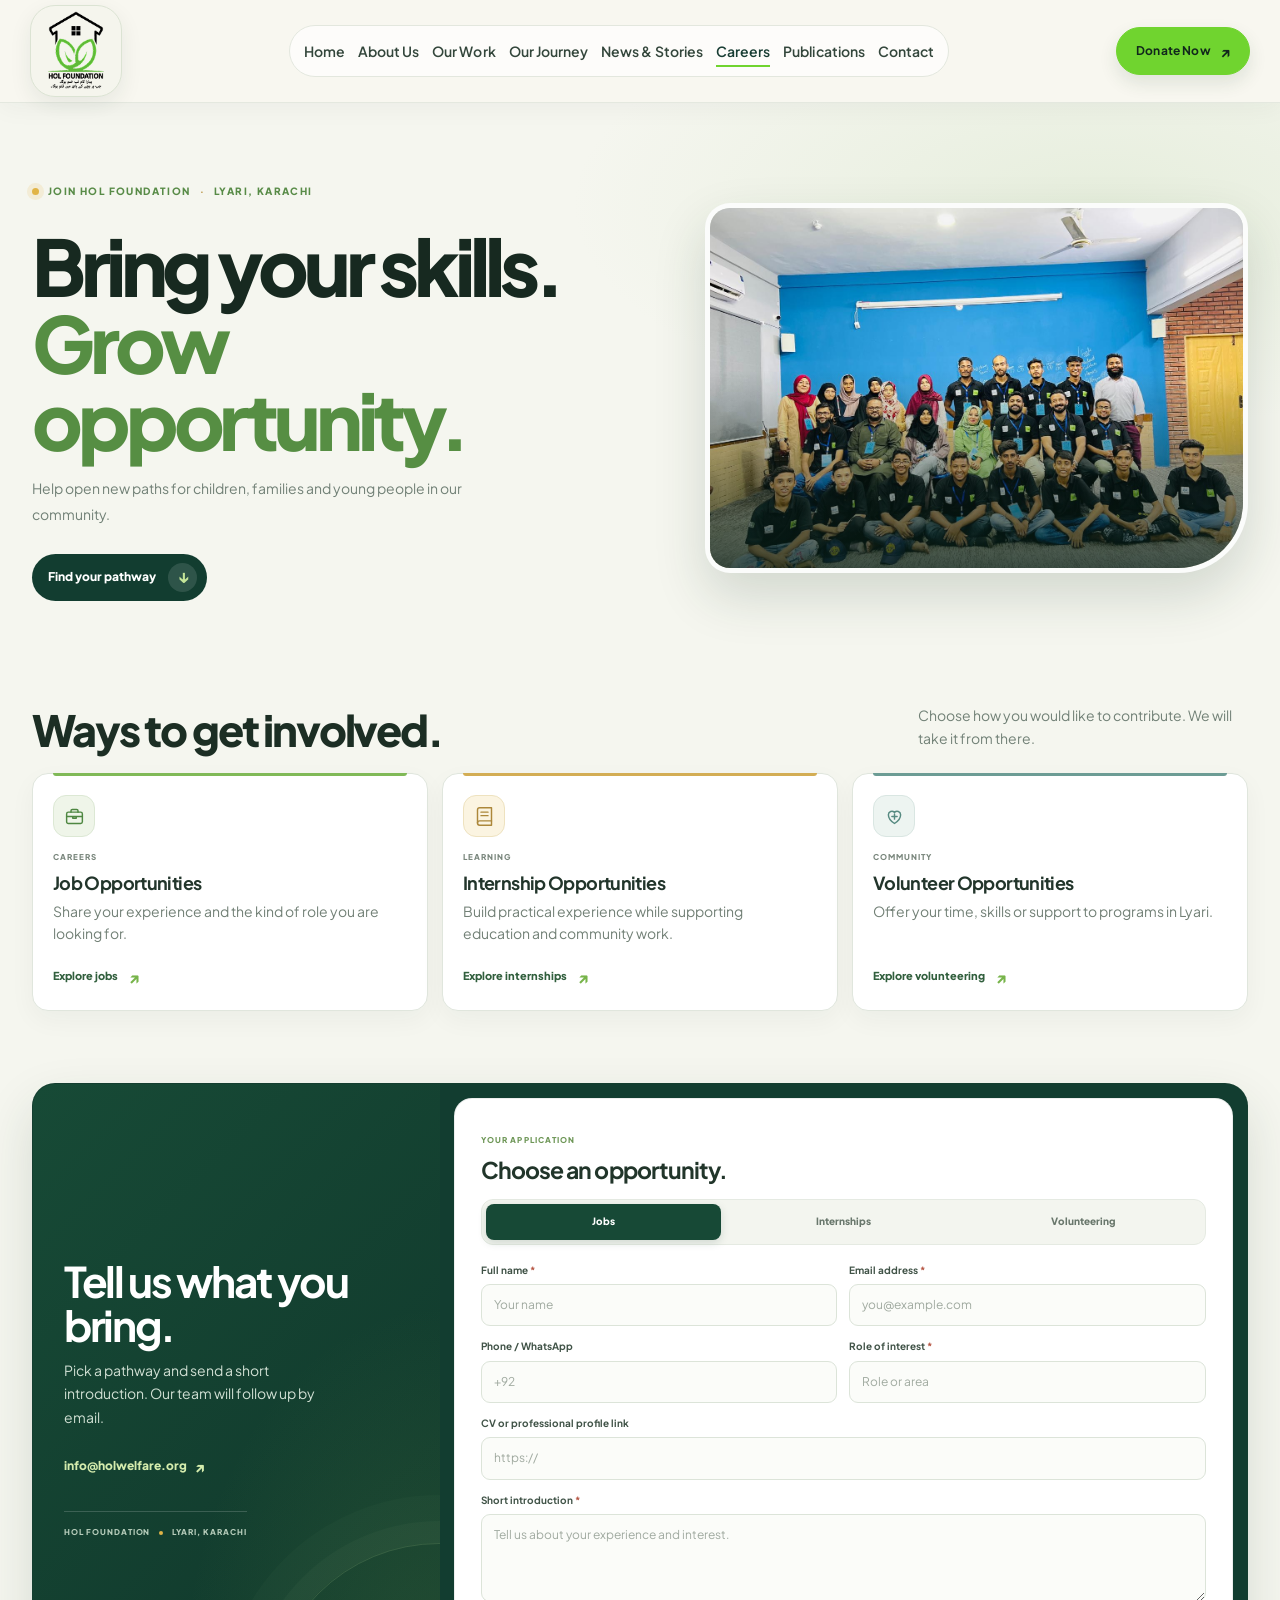
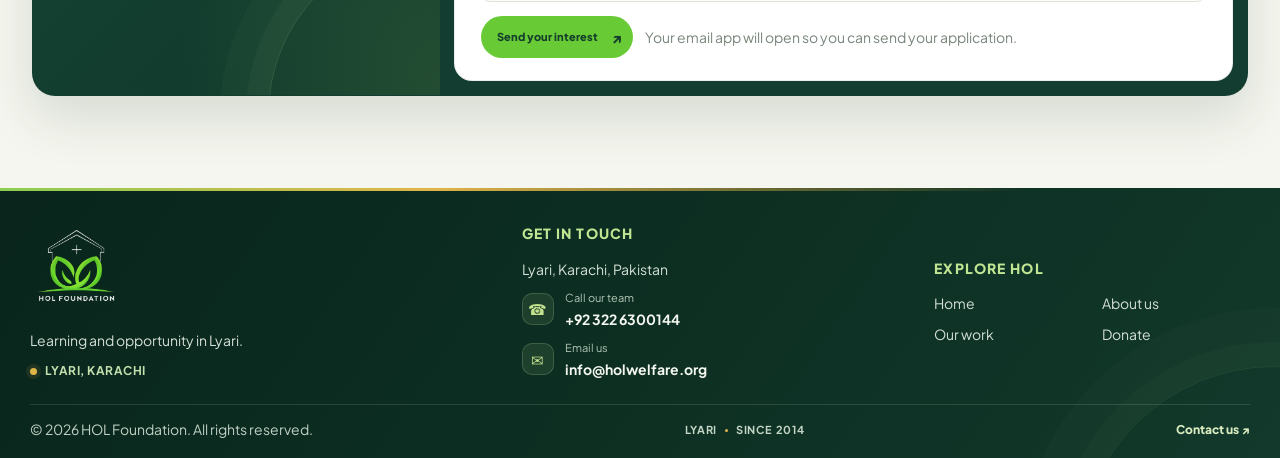
<file: careers.html>
<!doctype html>
<html lang="en">
<head>
  <meta charset="utf-8">
  <meta name="viewport" content="width=device-width, initial-scale=1">
  <meta name="theme-color" content="#f5f6ef">
  <link rel="icon" type="image/png" href="assets/images/logo/hol-logo.png">
  <link rel="apple-touch-icon" href="assets/images/logo/hol-logo.png">
  <title>Careers &amp; Opportunities | HOL Foundation</title>
  <meta name="description" content="Explore job, internship and volunteer opportunities with HOL Foundation in Lyari.">
  <link rel="stylesheet" href="assets/css/style.css">
  <link rel="stylesheet" href="assets/css/careers-page.css">
  <script defer src="assets/js/main.js"></script>
  <script defer src="assets/js/careers-page.js"></script>
</head>
<body>
  <div data-site-header></div>
  <main class="careers-page">
    <section class="career-hero" aria-labelledby="career-title">
      <div class="career-shell career-hero-grid">
        <div class="career-hero-copy">
          <span class="career-eyebrow"><i aria-hidden="true"></i> JOIN HOL FOUNDATION <b aria-hidden="true">·</b> LYARI, KARACHI</span>
          <h1 id="career-title">Bring your skills.<br><em>Grow opportunity.</em></h1>
          <p>Help open new paths for children, families and young people in our community.</p>
          <a class="career-primary-link" href="#career-pathways">Find your pathway <span aria-hidden="true">&#8595;</span></a>
        </div>
        <figure class="career-hero-photo">
          <img src="assets/images/about/kb-campus-team.jpeg" alt="HOL students and educators gathered at KB Campus" width="1280" height="960">

        </figure>
      </div>
    </section>

    <section class="career-pathways" id="career-pathways" aria-labelledby="career-pathways-title">
      <div class="career-shell">
        <header class="career-section-heading">
          <div>

            <h2 id="career-pathways-title">Ways to get involved.</h2>
          </div>
          <p>Choose how you would like to contribute. We will take it from there.</p>
        </header>
        <div class="career-opportunity-grid">
          <article class="career-opportunity-card career-opportunity-job">
            <span class="career-opportunity-icon" aria-hidden="true">
              <svg viewBox="0 0 24 24"><rect x="3" y="7" width="18" height="13" rx="2"/><path d="M8 7V5.5A1.5 1.5 0 0 1 9.5 4h5A1.5 1.5 0 0 1 16 5.5V7M3 12h18M10 12v2h4v-2"/></svg>
            </span>
            <span class="career-opportunity-label">CAREERS</span>
            <h3>Job Opportunities</h3>
            <p>Share your experience and the kind of role you are looking for.</p>
            <a href="#career-applications" class="career-card-link" data-career-open="jobs">Explore jobs <span aria-hidden="true">&#8599;</span></a>
          </article>

          <article class="career-opportunity-card career-opportunity-internship">
            <span class="career-opportunity-icon" aria-hidden="true">
              <svg viewBox="0 0 24 24"><path d="M4 19.5A2.5 2.5 0 0 1 6.5 17H20"/><path d="M6.5 2H20v20H6.5A2.5 2.5 0 0 1 4 19.5v-15A2.5 2.5 0 0 1 6.5 2ZM8 7h8M8 11h8"/></svg>
            </span>
            <span class="career-opportunity-label">LEARNING</span>
            <h3>Internship Opportunities</h3>
            <p>Build practical experience while supporting education and community work.</p>
            <a href="#career-applications" class="career-card-link" data-career-open="internships">Explore internships <span aria-hidden="true">&#8599;</span></a>
          </article>

          <article class="career-opportunity-card career-opportunity-volunteer">
            <span class="career-opportunity-icon" aria-hidden="true">
              <svg viewBox="0 0 24 24"><path d="M12 20s-7-4.4-7-10a4 4 0 0 1 7-2.6A4 4 0 0 1 19 10c0 5.6-7 10-7 10Z"/><path d="M12 9v6M9 12h6"/></svg>
            </span>
            <span class="career-opportunity-label">COMMUNITY</span>
            <h3>Volunteer Opportunities</h3>
            <p>Offer your time, skills or support to programs in Lyari.</p>
            <a href="#career-applications" class="career-card-link" data-career-open="volunteers">Explore volunteering <span aria-hidden="true">&#8599;</span></a>
          </article>
        </div>
      </div>
    </section>

    <section class="career-application-section" id="career-applications" aria-labelledby="career-application-title">
      <div class="career-shell career-application-layout">
        <div class="career-application-intro">

          <h2 id="career-application-title" tabindex="-1">Tell us what you bring.</h2>
          <p>Pick a pathway and send a short introduction. Our team will follow up by email.</p>
          <a class="career-contact-email" href="mailto:info@holwelfare.org">info@holwelfare.org <span aria-hidden="true">&#8599;</span></a>
          <span class="career-intro-location">HOL FOUNDATION <i aria-hidden="true"></i> LYARI, KARACHI</span>
        </div>

        <div class="career-form-card">
          <div class="career-form-heading">
            <span class="career-form-kicker">YOUR APPLICATION</span>
            <h3>Choose an opportunity.</h3>
          </div>
          <div class="career-tabs" role="tablist" aria-label="Choose an opportunity">
            <button type="button" role="tab" id="career-tab-jobs" aria-controls="career-panel-jobs" aria-selected="true" tabindex="0" data-career-tab="jobs">Jobs</button>
            <button type="button" role="tab" id="career-tab-internships" aria-controls="career-panel-internships" aria-selected="false" tabindex="-1" data-career-tab="internships">Internships</button>
            <button type="button" role="tab" id="career-tab-volunteers" aria-controls="career-panel-volunteers" aria-selected="false" tabindex="-1" data-career-tab="volunteers">Volunteering</button>
          </div>

          <section class="career-form-panel" id="career-panel-jobs" role="tabpanel" aria-labelledby="career-tab-jobs" data-career-panel="jobs">
            <form class="career-form" data-career-form data-career-type="Job opportunity">
              <div class="career-form-grid">
                <div class="career-field"><label for="job-name">Full name <span>*</span></label><input id="job-name" name="Full name" type="text" autocomplete="name" placeholder="Your name" required></div>
                <div class="career-field"><label for="job-email">Email address <span>*</span></label><input id="job-email" name="Email" type="email" autocomplete="email" placeholder="you@example.com" required></div>
                <div class="career-field"><label for="job-phone">Phone / WhatsApp</label><input id="job-phone" name="Phone" type="tel" autocomplete="tel" placeholder="+92"></div>
                <div class="career-field"><label for="job-role">Role of interest <span>*</span></label><input id="job-role" name="Role of interest" type="text" placeholder="Role or area" required></div>
                <div class="career-field career-field-wide"><label for="job-profile">CV or professional profile link</label><input id="job-profile" name="CV or profile link" type="url" placeholder="https://"></div>
                <div class="career-field career-field-wide"><label for="job-introduction">Short introduction <span>*</span></label><textarea id="job-introduction" name="Introduction" rows="3" placeholder="Tell us about your experience and interest." required></textarea></div>
                <div class="career-submit-row career-field-wide"><button class="career-submit" type="submit">Send your interest <span aria-hidden="true">&#8599;</span></button><p class="career-form-note" data-career-status aria-live="polite">Your email app will open so you can send your application.</p></div>
              </div>
            </form>
          </section>

          <section class="career-form-panel" id="career-panel-internships" role="tabpanel" aria-labelledby="career-tab-internships" data-career-panel="internships" hidden>
            <form class="career-form" data-career-form data-career-type="Internship opportunity">
              <div class="career-form-grid">
                <div class="career-field"><label for="intern-name">Full name <span>*</span></label><input id="intern-name" name="Full name" type="text" autocomplete="name" placeholder="Your name" required></div>
                <div class="career-field"><label for="intern-email">Email address <span>*</span></label><input id="intern-email" name="Email" type="email" autocomplete="email" placeholder="you@example.com" required></div>
                <div class="career-field"><label for="intern-phone">Phone / WhatsApp</label><input id="intern-phone" name="Phone" type="tel" autocomplete="tel" placeholder="+92"></div>
                <div class="career-field"><label for="intern-study">School, college or university</label><input id="intern-study" name="School, college or university" type="text" placeholder="Institution"></div>
                <div class="career-field"><label for="intern-field">Area of interest <span>*</span></label><select id="intern-field" name="Area of interest" required><option value="">Choose an area</option><option>Education</option><option>IT and digital skills</option><option>Community programs</option><option>Communications</option><option>Other</option></select></div>
                <div class="career-field"><label for="intern-availability">Availability</label><select id="intern-availability" name="Availability"><option>Flexible</option><option>Weekdays</option><option>Weekends</option></select></div>
                <div class="career-field career-field-wide"><label for="intern-introduction">What would you like to learn or contribute? <span>*</span></label><textarea id="intern-introduction" name="Introduction" rows="3" placeholder="A few sentences is enough." required></textarea></div>
                <div class="career-submit-row career-field-wide"><button class="career-submit" type="submit">Send your interest <span aria-hidden="true">&#8599;</span></button><p class="career-form-note" data-career-status aria-live="polite">Your email app will open so you can send your application.</p></div>
              </div>
            </form>
          </section>

          <section class="career-form-panel" id="career-panel-volunteers" role="tabpanel" aria-labelledby="career-tab-volunteers" data-career-panel="volunteers" hidden>
            <form class="career-form" data-career-form data-career-type="Volunteer opportunity">
              <div class="career-form-grid">
                <div class="career-field"><label for="vol-name">Full name <span>*</span></label><input id="vol-name" name="Full name" type="text" autocomplete="name" placeholder="Your name" required></div>
                <div class="career-field"><label for="vol-email">Email address <span>*</span></label><input id="vol-email" name="Email" type="email" autocomplete="email" placeholder="you@example.com" required></div>
                <div class="career-field"><label for="vol-phone">Phone / WhatsApp</label><input id="vol-phone" name="Phone" type="tel" autocomplete="tel" placeholder="+92"></div>
                <div class="career-field"><label for="vol-area">Area of interest <span>*</span></label><select id="vol-area" name="Area of interest" required><option value="">Choose an area</option><option>Education</option><option>Community programs</option><option>Events and activities</option><option>Fundraising</option><option>Other</option></select></div>
                <div class="career-field"><label for="vol-availability">Availability</label><select id="vol-availability" name="Availability"><option>Flexible</option><option>Weekdays</option><option>Weekends</option><option>One-time support</option></select></div>
                <div class="career-field career-field-wide"><label for="vol-introduction">How would you like to help? <span>*</span></label><textarea id="vol-introduction" name="Introduction" rows="3" placeholder="Tell us a little about your skills or interests." required></textarea></div>
                <div class="career-submit-row career-field-wide"><button class="career-submit" type="submit">Send your interest <span aria-hidden="true">&#8599;</span></button><p class="career-form-note" data-career-status aria-live="polite">Your email app will open so you can send your application.</p></div>
              </div>
            </form>
          </section>
        </div>
      </div>
    </section>
  </main>
  <div data-site-footer></div>
</body>
</html>
</file>
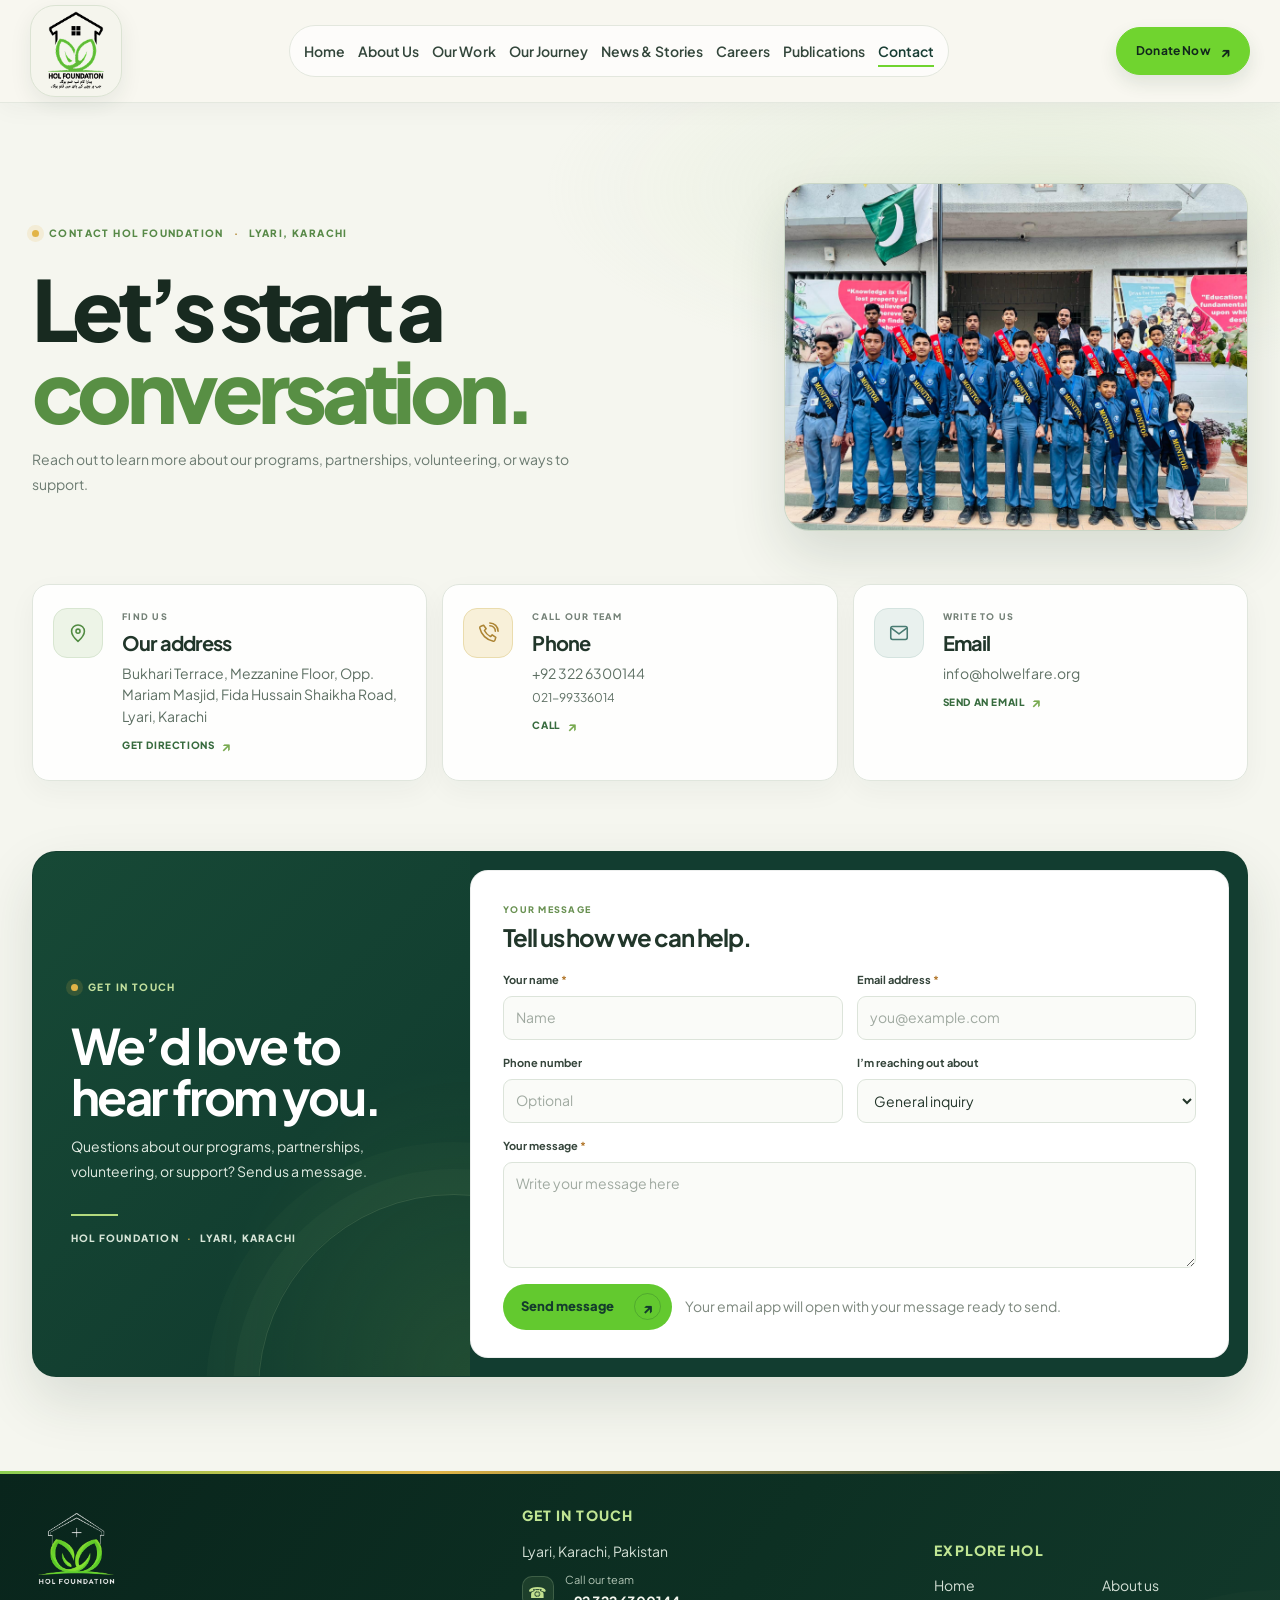
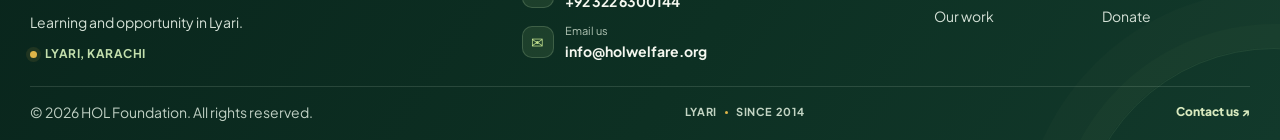
<file: contact.html>
<!doctype html>
<html lang="en">
<head>
  <meta charset="utf-8">
  <meta name="viewport" content="width=device-width, initial-scale=1">
  <meta name="theme-color" content="#f5f6ef">
  <link rel="icon" type="image/png" href="assets/images/logo/hol-logo.png">
  <link rel="apple-touch-icon" href="assets/images/logo/hol-logo.png">
  <title>Contact HOL Foundation | Karachi, Pakistan</title>
  <meta name="description" content="Contact HOL Foundation in Lyari, Karachi by phone, email or message form.">
  <link rel="stylesheet" href="assets/css/style.css">
  <link rel="stylesheet" href="assets/css/contact-page.css">
  <script defer src="assets/js/main.js"></script>
  <script defer src="assets/js/contact-page.js"></script>
</head>
<body>
  <div data-site-header></div>
  <main class="contact-page">
    <section class="contact-hero" aria-labelledby="contact-title">
      <div class="contact-shell contact-hero-layout">
        <div class="contact-hero-copy">
          <span class="contact-eyebrow"><i aria-hidden="true"></i> Contact HOL Foundation <span>·</span> Lyari, Karachi</span>
          <h1 id="contact-title">Let’s start a <em>conversation.</em></h1>
          <p>Reach out to learn more about our programs, partnerships, volunteering, or ways to support.</p>
        </div>
        <figure class="contact-hero-photo">
          <img src="assets/images/contact/kb-campus-child-14.jpeg" alt="Students of HOL KB Campus in their school uniforms outside the campus" width="2016" height="1512" fetchpriority="high">
        </figure>
      </div>
    </section>

    <section class="contact-options" id="contact-details" aria-label="Contact details">
      <div class="contact-shell contact-card-grid">
        <article class="contact-card contact-card-address">
          <span class="contact-icon" aria-hidden="true">
            <svg viewBox="0 0 24 24"><path d="M19 10.2c0 5-7 11-7 11s-7-6-7-11a7 7 0 1 1 14 0Z"/><circle cx="12" cy="10" r="2.2"/></svg>
          </span>
          <div class="contact-card-copy">
            <span class="contact-card-label">Find us</span>
            <h2>Our address</h2>
            <a class="contact-detail-link" href="https://www.google.com/maps/search/?api=1&amp;query=Bukhari+Terrace,+Mezzanine+Floor,+Opp.+Mariam+Masjid,+Fida+Hussain+Shaikha+Road,+Lyari,+Karachi" target="_blank" rel="noopener noreferrer">Bukhari Terrace, Mezzanine Floor, Opp. Mariam Masjid, Fida Hussain Shaikha Road, Lyari, Karachi <span>Get directions <b aria-hidden="true">↗</b></span></a>
          </div>
        </article>

        <article class="contact-card contact-card-phone">
          <span class="contact-icon" aria-hidden="true">
            <svg viewBox="0 0 24 24"><path d="M7.2 3.5 10 7.4 8.1 9.3a14.7 14.7 0 0 0 6.6 6.6l1.9-1.9 3.9 2.8-.9 3a1.7 1.7 0 0 1-1.8 1.2A18.8 18.8 0 0 1 3 6.4a1.7 1.7 0 0 1 1.2-1.8l3-1.1Z"/><path d="M14 4a6 6 0 0 1 6 6M14 1a9 9 0 0 1 9 9"/></svg>
          </span>
          <div class="contact-card-copy">
            <span class="contact-card-label">Call our team</span>
            <h2>Phone</h2>
            <a class="contact-detail-link" href="tel:+923226300144">+92 322 6300144</a>
            <a class="contact-detail-secondary" href="tel:+922199336014">021-99336014 <span>Call <b aria-hidden="true">↗</b></span></a>
          </div>
        </article>

        <article class="contact-card contact-card-email">
          <span class="contact-icon" aria-hidden="true">
            <svg viewBox="0 0 24 24"><rect x="3" y="5" width="18" height="14" rx="2"/><path d="m4 7 8 6 8-6"/></svg>
          </span>
          <div class="contact-card-copy">
            <span class="contact-card-label">Write to us</span>
            <h2>Email</h2>
            <a class="contact-detail-link" href="mailto:info@holwelfare.org">info@holwelfare.org <span>Send an email <b aria-hidden="true">↗</b></span></a>
          </div>
        </article>
      </div>
    </section>

    <section class="contact-message-section" aria-labelledby="contact-form-title">
      <div class="contact-shell contact-message-layout">
        <div class="contact-message-copy">
          <span class="contact-eyebrow contact-eyebrow-light"><i aria-hidden="true"></i> Get in touch</span>
          <h2 id="contact-form-title">We’d love to hear from you.</h2>
          <p>Questions about our programs, partnerships, volunteering, or support? Send us a message.</p>
          <div class="contact-copy-rule" aria-hidden="true"></div>
          <span class="contact-copy-location">HOL Foundation <b>·</b> Lyari, Karachi</span>
        </div>

        <form class="contact-form" data-contact-form action="mailto:info@holwelfare.org" method="post" enctype="text/plain">
          <div class="contact-form-heading">
            <span class="contact-card-label">Your message</span>
            <h3>Tell us how we can help.</h3>
          </div>
          <div class="contact-form-grid">
            <div class="contact-field">
              <label for="contact-name">Your name <span>*</span></label>
              <input id="contact-name" name="name" type="text" autocomplete="name" placeholder="Name" required>
            </div>
            <div class="contact-field">
              <label for="contact-email">Email address <span>*</span></label>
              <input id="contact-email" name="email" type="email" autocomplete="email" placeholder="you@example.com" required>
            </div>
            <div class="contact-field">
              <label for="contact-phone">Phone number</label>
              <input id="contact-phone" name="phone" type="tel" autocomplete="tel" placeholder="Optional">
            </div>
            <div class="contact-field">
              <label for="contact-topic">I’m reaching out about</label>
              <select id="contact-topic" name="topic">
                <option>General inquiry</option>
                <option>Programs</option>
                <option>Partnership</option>
                <option>Volunteering</option>
                <option>Donation and support</option>
              </select>
            </div>
            <div class="contact-field contact-field-wide">
              <label for="contact-message">Your message <span>*</span></label>
              <textarea id="contact-message" name="message" rows="4" placeholder="Write your message here" required></textarea>
            </div>
            <div class="contact-submit-row contact-field-wide">
              <button class="contact-submit" type="submit">Send message <span aria-hidden="true">↗</span></button>
              <p class="contact-form-note" data-contact-form-note aria-live="polite">Your email app will open with your message ready to send.</p>
            </div>
          </div>
        </form>
      </div>
    </section>
  </main>
  <div data-site-footer></div>
</body>
</html>
</file>
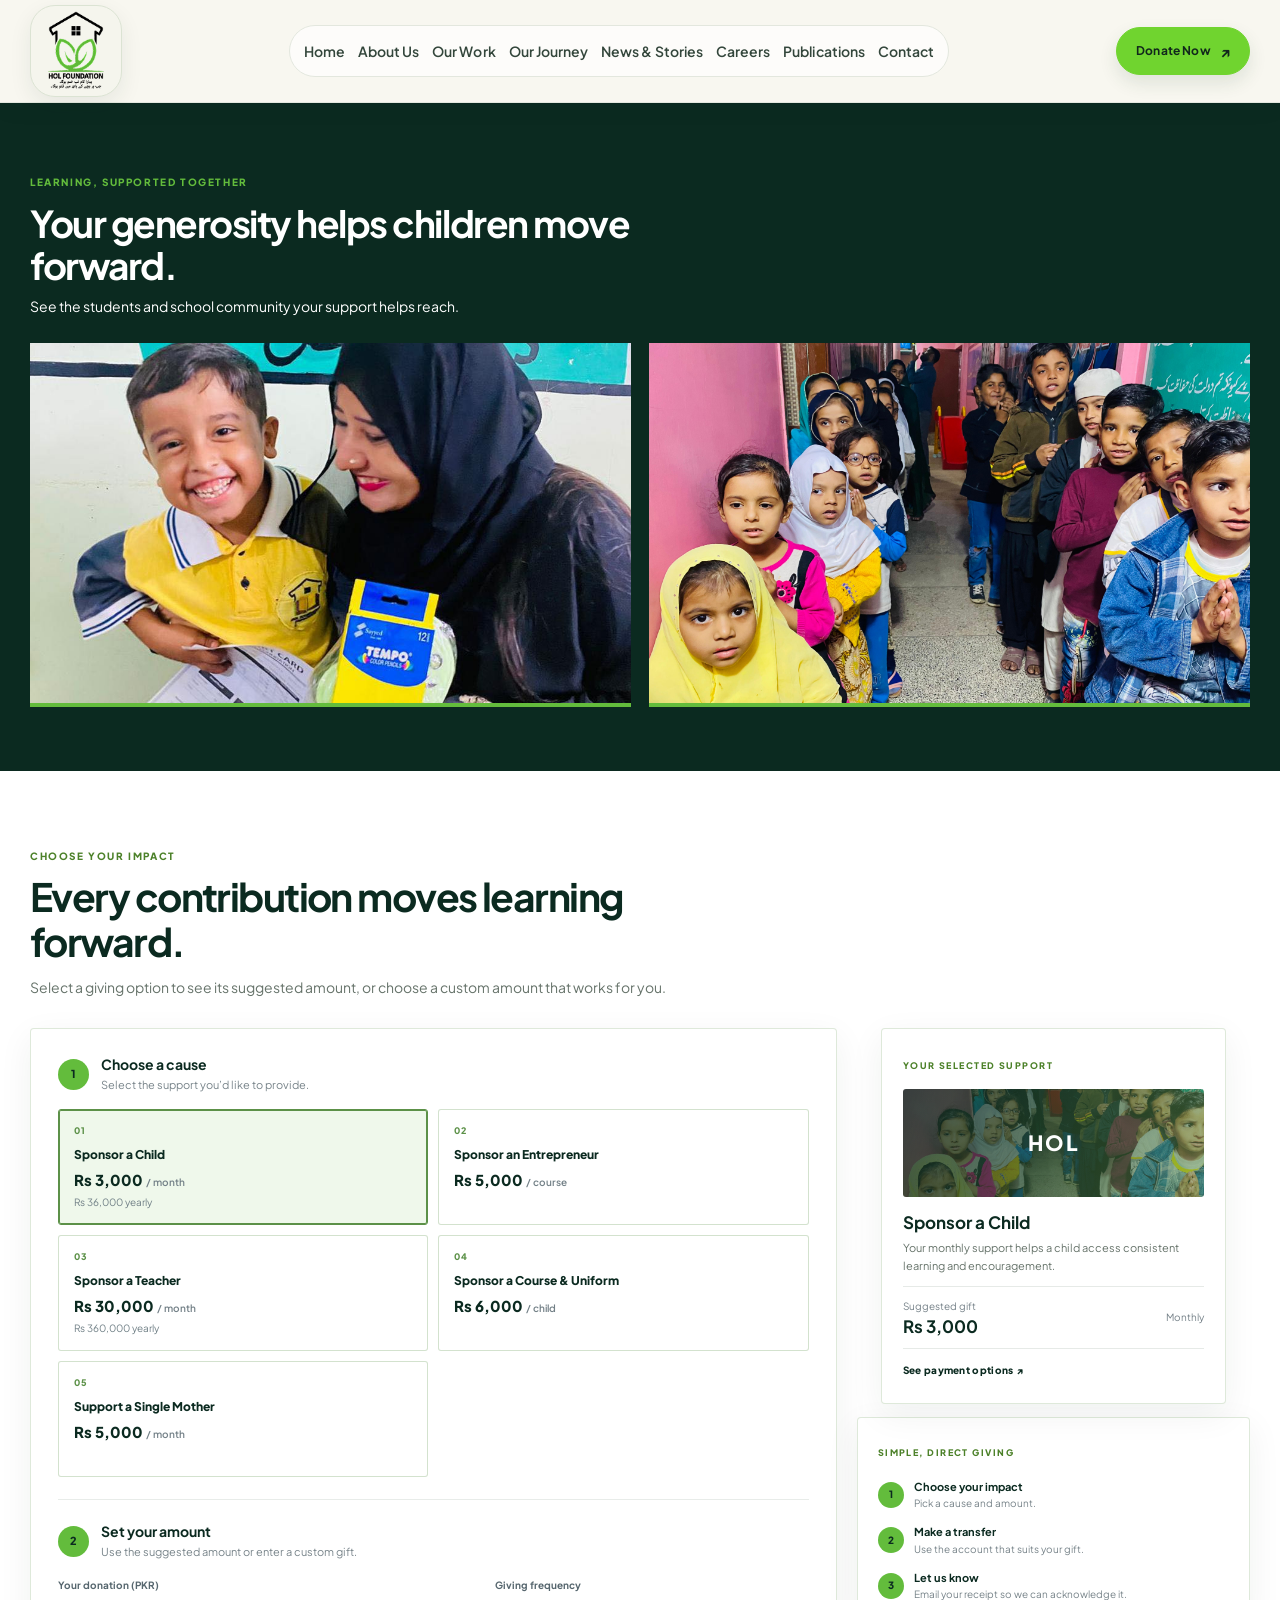
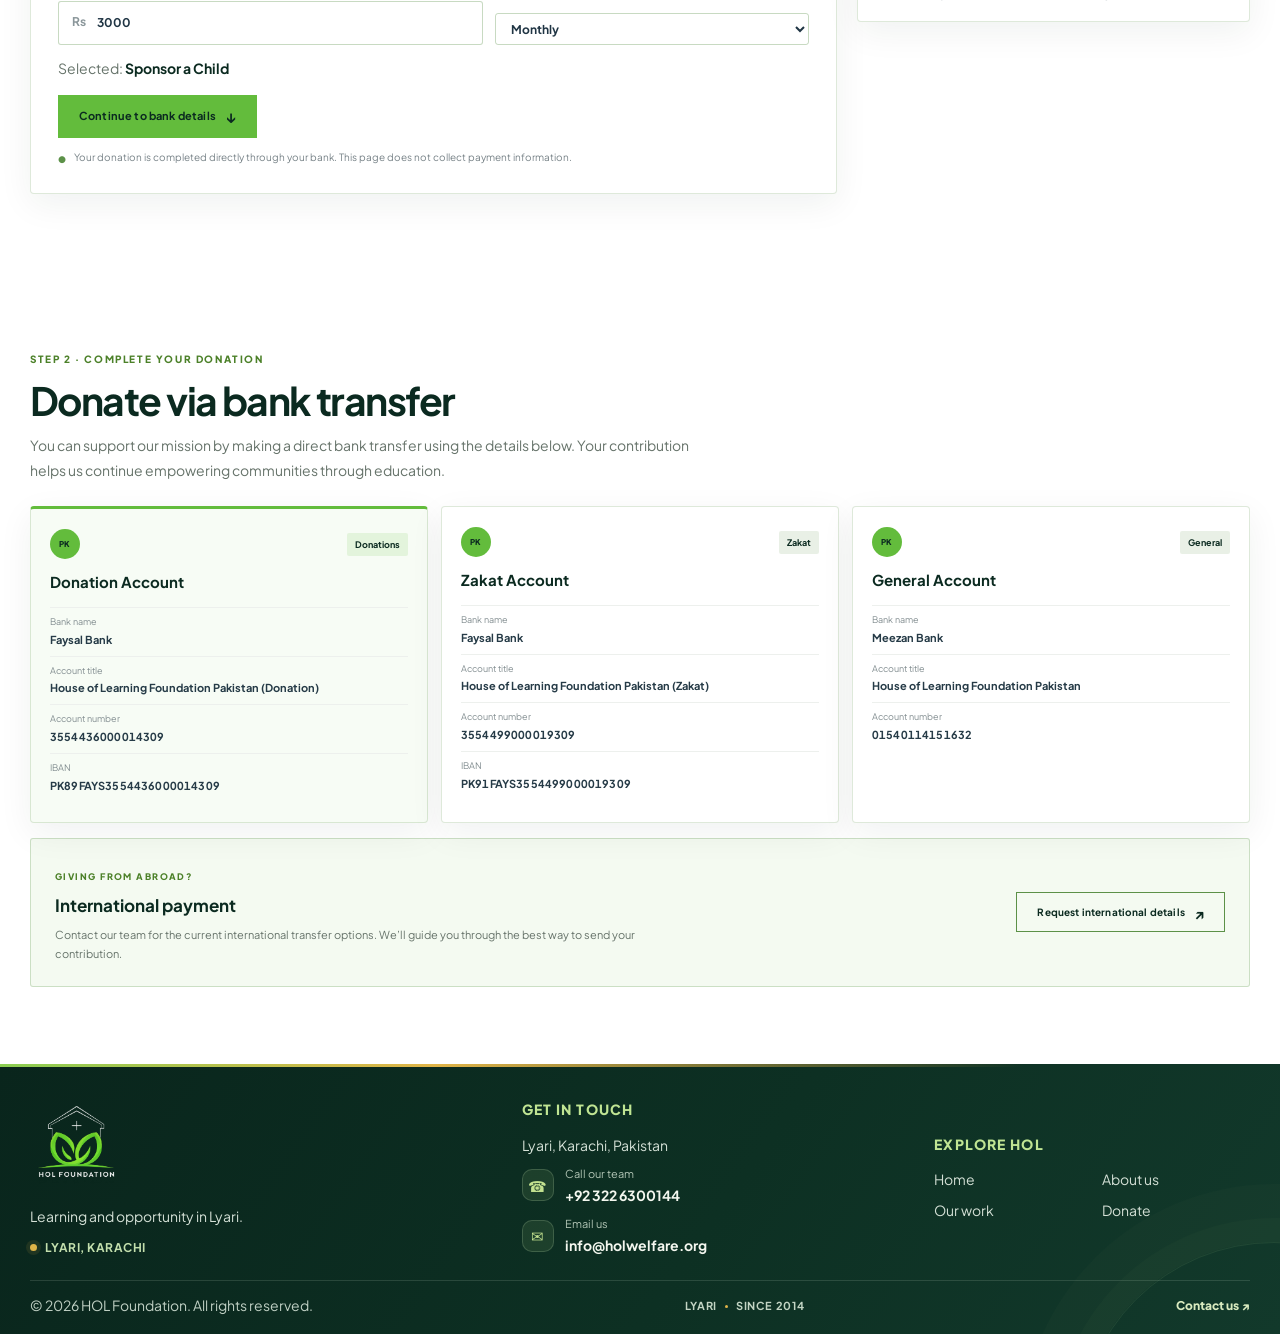
<file: donate.html>
<!doctype html>
<html lang="en">
<head>
  <meta charset="utf-8">
  <meta name="viewport" content="width=device-width, initial-scale=1">
  <meta name="description" content="Choose how to support House of Learning Foundation and find donation options for Pakistan and international supporters.">
  <link rel="icon" type="image/png" href="assets/images/logo/hol-logo.png">
  <link rel="apple-touch-icon" href="assets/images/logo/hol-logo.png">
  <title>Donate | House of Learning Foundation</title>
  <link rel="stylesheet" href="assets/css/style.css">
  <link rel="stylesheet" href="assets/css/donate-page.css">
  <script defer src="assets/js/main.js"></script>
</head>
<body>
  <div data-site-header></div>
  <main>
<section class="donate-stories" aria-labelledby="donate-stories-title">
      <div class="container">
        <div class="donate-stories-heading">
          <span class="eyebrow">Learning, supported together</span>
          <h2 id="donate-stories-title">Your generosity helps children move forward.</h2>
          <p>See the students and school community your support helps reach.</p>
        </div>
        <div class="donate-stories-grid">
          <figure class="donate-story-photo">
            <img src="assets/images/stories/school-preparatory-support.jpg" alt="A student receiving school supplies and support from a teacher" loading="lazy">

          </figure>
          <figure class="donate-story-photo">
            <img src="assets/images/journey/HOL-SPP.jpeg" alt="Children gathered at the House of Learning school" loading="lazy">

          </figure>
        </div>
      </div>
    </section>
    <section class="section donate-section" id="giving-options">
      <div class="container">
        <div class="donate-heading">
          <span class="eyebrow">Choose your impact</span>
          <h2 class="section-title">Every contribution moves learning forward.</h2>
          <p>Select a giving option to see its suggested amount, or choose a custom amount that works for you.</p>
        </div>
        <div class="donate-layout">
          <div class="donate-main-card">
            <div class="donate-step-label"><span>1</span><div><strong>Choose a cause</strong><small>Select the support you’d like to provide.</small></div></div>
            <div class="cause-grid" role="group" aria-label="Choose a donation cause">
              <button class="cause-option is-selected" type="button" data-cause="Sponsor a Child" data-amount="3000" data-frequency="Monthly" aria-pressed="true"><span class="cause-icon" aria-hidden="true">01</span><span class="cause-name">Sponsor a Child</span><span class="cause-price">Rs 3,000 <small>/ month</small></span><span class="cause-alt">Rs 36,000 yearly</span></button>
              <button class="cause-option" type="button" data-cause="Sponsor an Entrepreneur" data-amount="5000" data-frequency="Per course" aria-pressed="false"><span class="cause-icon" aria-hidden="true">02</span><span class="cause-name">Sponsor an Entrepreneur</span><span class="cause-price">Rs 5,000 <small>/ course</small></span></button>
              <button class="cause-option" type="button" data-cause="Sponsor a Teacher" data-amount="30000" data-frequency="Monthly" aria-pressed="false"><span class="cause-icon" aria-hidden="true">03</span><span class="cause-name">Sponsor a Teacher</span><span class="cause-price">Rs 30,000 <small>/ month</small></span><span class="cause-alt">Rs 360,000 yearly</span></button>
              <button class="cause-option" type="button" data-cause="Sponsor a Course & Uniform" data-amount="6000" data-frequency="Per child" aria-pressed="false"><span class="cause-icon" aria-hidden="true">04</span><span class="cause-name">Sponsor a Course &amp; Uniform</span><span class="cause-price">Rs 6,000 <small>/ child</small></span></button>
              <button class="cause-option" type="button" data-cause="Support a Single Mother" data-amount="5000" data-frequency="Monthly" aria-pressed="false"><span class="cause-icon" aria-hidden="true">05</span><span class="cause-name">Support a Single Mother</span><span class="cause-price">Rs 5,000 <small>/ month</small></span></button>
            </div>

            <div class="donate-divider"></div>
            <div class="donate-step-label"><span>2</span><div><strong>Set your amount</strong><small>Use the suggested amount or enter a custom gift.</small></div></div>
            <div class="amount-controls">
              <div class="currency-amount"><label for="donation-amount">Your donation (PKR)</label><div class="amount-input-wrap"><span aria-hidden="true">Rs</span><input id="donation-amount" type="number" min="1" step="1" value="3000" inputmode="numeric" aria-describedby="donation-frequency"></div></div>
              <div class="frequency-choice"><label for="donation-frequency">Giving frequency</label><select id="donation-frequency"><option>Monthly</option><option>Yearly</option><option>One-time</option></select></div>
            </div>
            <p class="donate-selection" aria-live="polite">Selected: <strong data-selected-cause>Sponsor a Child</strong></p>
            <a class="button gold donate-continue" href="#bank-details">Continue to bank details <span aria-hidden="true">&#8595;</span></a>
            <p class="secure-note"><span aria-hidden="true">&#9679;</span> Your donation is completed directly through your bank. This page does not collect payment information.</p>
          </div>

          <aside class="donate-aside">
            <div class="impact-card">
              <span class="eyebrow">Your selected support</span>
              <div class="impact-card-mark" aria-hidden="true">HOL</div>
              <h3 data-impact-title>Sponsor a Child</h3>
              <p data-impact-description>Your monthly support helps a child access consistent learning and encouragement.</p>
              <div class="impact-card-amount"><span>Suggested gift</span><strong data-impact-amount>Rs 3,000</strong><small data-impact-frequency>Monthly</small></div>
              <a href="#bank-details" class="text-link">See payment options <span aria-hidden="true">&#8599;</span></a>
            </div>
            <div class="steps-card">
              <span class="eyebrow">Simple, direct giving</span>
              <ol><li><span>1</span><div><strong>Choose your impact</strong><small>Pick a cause and amount.</small></div></li><li><span>2</span><div><strong>Make a transfer</strong><small>Use the account that suits your gift.</small></div></li><li><span>3</span><div><strong>Let us know</strong><small>Email your receipt so we can acknowledge it.</small></div></li></ol>
            </div>
          </aside>
        </div>
      </div>
    </section>

    <section class="section bank-section" id="bank-details">
      <div class="container">
        <div class="bank-heading"><span class="eyebrow">Step 2 · Complete your donation</span><h2 class="section-title">Donate via bank transfer</h2><p>You can support our mission by making a direct bank transfer using the details below. Your contribution helps us continue empowering communities through education.</p></div>
        <div class="bank-grid">
          <article class="bank-card bank-card-featured"><div class="bank-card-top"><span class="account-icon" aria-hidden="true">PK</span><span class="account-tag">Donations</span></div><h3>Donation Account</h3><dl><div><dt>Bank name</dt><dd>Faysal Bank</dd></div><div><dt>Account title</dt><dd>House of Learning Foundation Pakistan (Donation)</dd></div><div><dt>Account number</dt><dd class="account-number">3554436000014309</dd></div><div><dt>IBAN</dt><dd class="account-number">PK89FAYS3554436000014309</dd></div></dl></article>
          <article class="bank-card"><div class="bank-card-top"><span class="account-icon" aria-hidden="true">PK</span><span class="account-tag zakat-tag">Zakat</span></div><h3>Zakat Account</h3><dl><div><dt>Bank name</dt><dd>Faysal Bank</dd></div><div><dt>Account title</dt><dd>House of Learning Foundation Pakistan (Zakat)</dd></div><div><dt>Account number</dt><dd class="account-number">3554499000019309</dd></div><div><dt>IBAN</dt><dd class="account-number">PK91FAYS3554499000019309</dd></div></dl></article>
          <article class="bank-card"><div class="bank-card-top"><span class="account-icon" aria-hidden="true">PK</span><span class="account-tag general-tag">General</span></div><h3>General Account</h3><dl><div><dt>Bank name</dt><dd>Meezan Bank</dd></div><div><dt>Account title</dt><dd>House of Learning Foundation Pakistan</dd></div><div><dt>Account number</dt><dd class="account-number">01540114151632</dd></div></dl></article>
        </div>
        <div class="international-card"><div><span class="eyebrow">Giving from abroad?</span><h3>International payment</h3><p>Contact our team for the current international transfer options. We’ll guide you through the best way to send your contribution.</p></div><a class="button outline" href="mailto:info@holwelfare.org?subject=International%20donation%20details">Request international details <span aria-hidden="true">&#8599;</span></a></div>
      </div>
    </section>
</main>
  <div data-site-footer></div>
  <script>
    (() => {
      const options = [...document.querySelectorAll('.cause-option')];
      const amountInput = document.querySelector('#donation-amount');
      const frequency = document.querySelector('#donation-frequency');
      const formatPKR = value => 'Rs ' + new Intl.NumberFormat('en-PK').format(value);
      const copy = {
        'Sponsor a Child': 'Your monthly support helps a child access consistent learning and encouragement.',
        'Sponsor an Entrepreneur': 'Help an aspiring entrepreneur build practical skills through a course.',
        'Sponsor a Teacher': 'Support the educators who help students learn and grow.',
        'Sponsor a Course & Uniform': 'Help a child take part in a course with the uniform they need.',
        'Support a Single Mother': 'Offer practical monthly support to a single mother and her family.'
      };
      const updateImpact = () => {
        const selected = options.find(option => option.classList.contains('is-selected'));
        if (!selected) return;
        const name = selected.dataset.cause;
        const value = Number(amountInput.value) || 0;
        document.querySelector('[data-selected-cause]').textContent = name;
        document.querySelector('[data-impact-title]').textContent = name;
        document.querySelector('[data-impact-description]').textContent = copy[name];
        document.querySelector('[data-impact-amount]').textContent = formatPKR(value);
        document.querySelector('[data-impact-frequency]').textContent = frequency.value;
      };
      options.forEach(option => option.addEventListener('click', () => {
        options.forEach(item => { const active = item === option; item.classList.toggle('is-selected', active); item.setAttribute('aria-pressed', String(active)); });
        amountInput.value = option.dataset.amount;
        frequency.value = option.dataset.frequency === 'Yearly' ? 'Yearly' : option.dataset.frequency === 'Monthly' ? 'Monthly' : 'One-time';
        updateImpact();
      }));
      amountInput.addEventListener('input', updateImpact);
      frequency.addEventListener('change', updateImpact);
    })();
  </script>
</body>
</html>
</file>
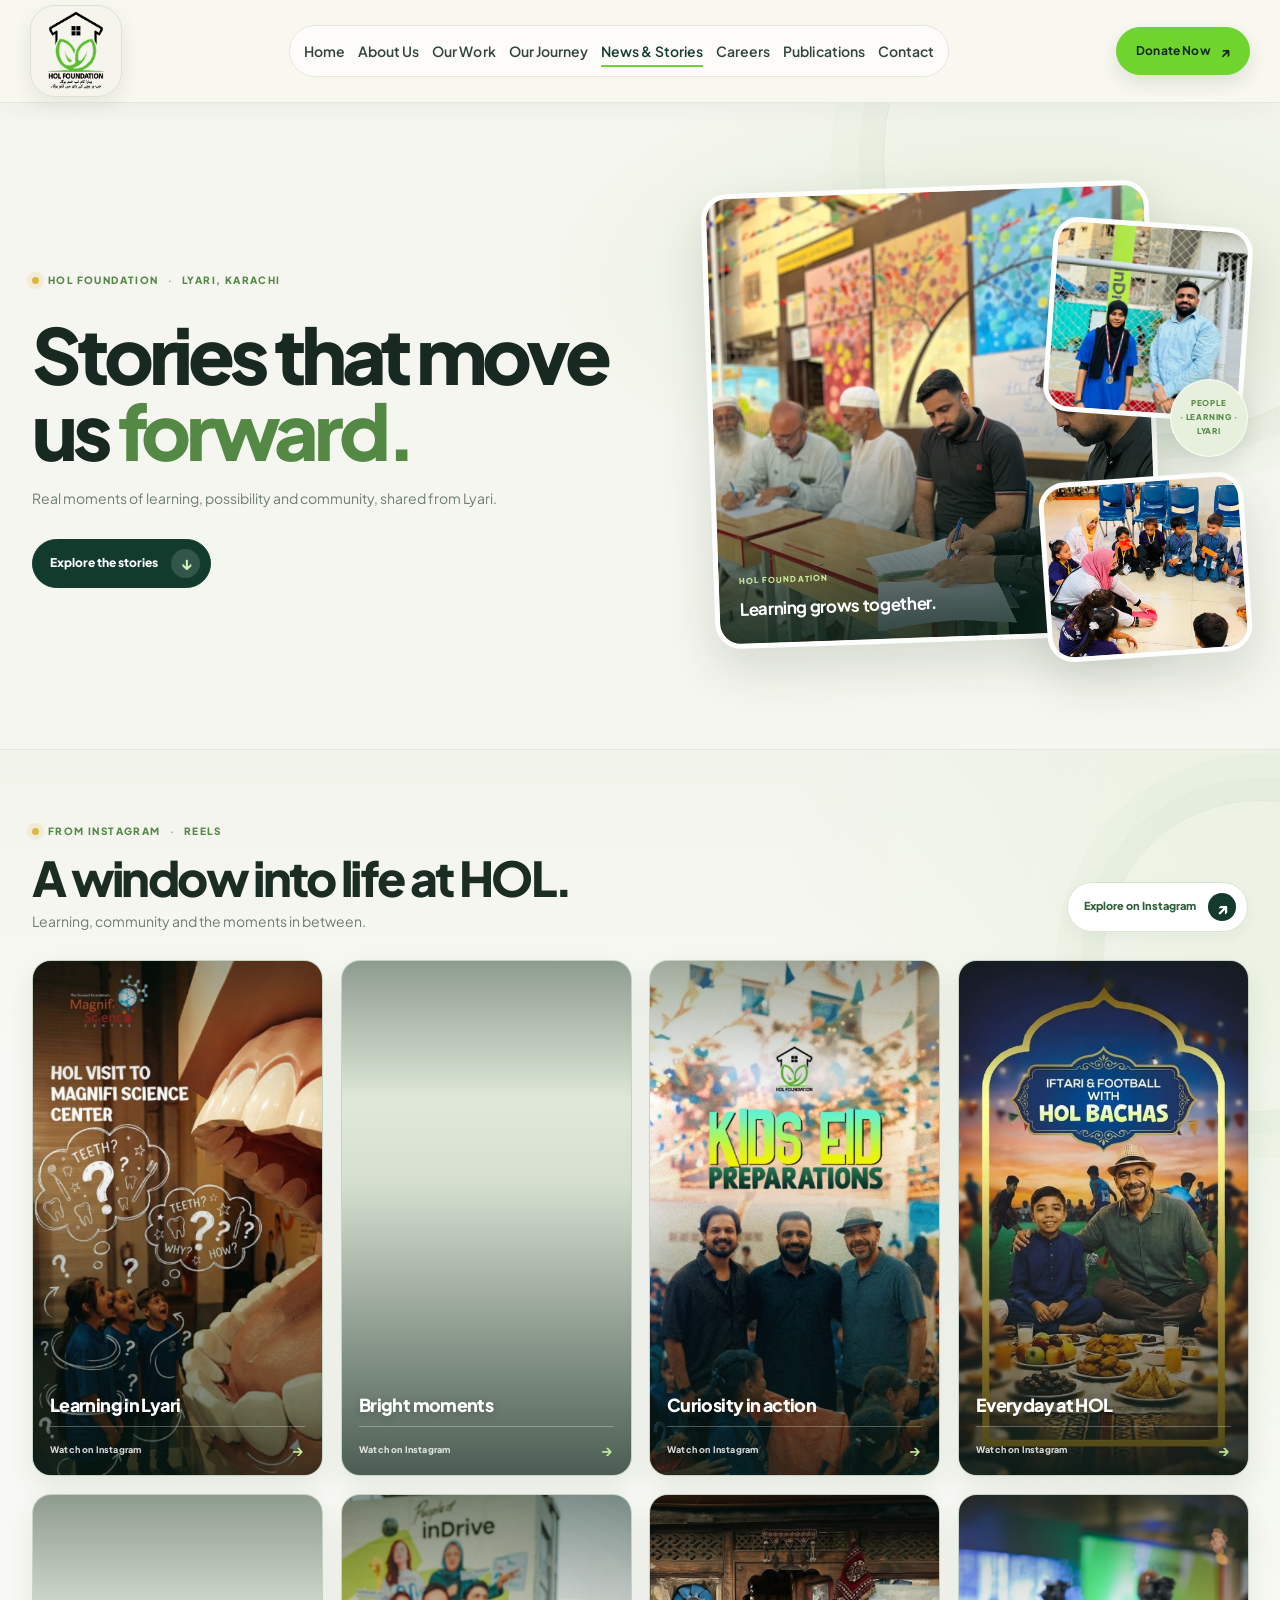
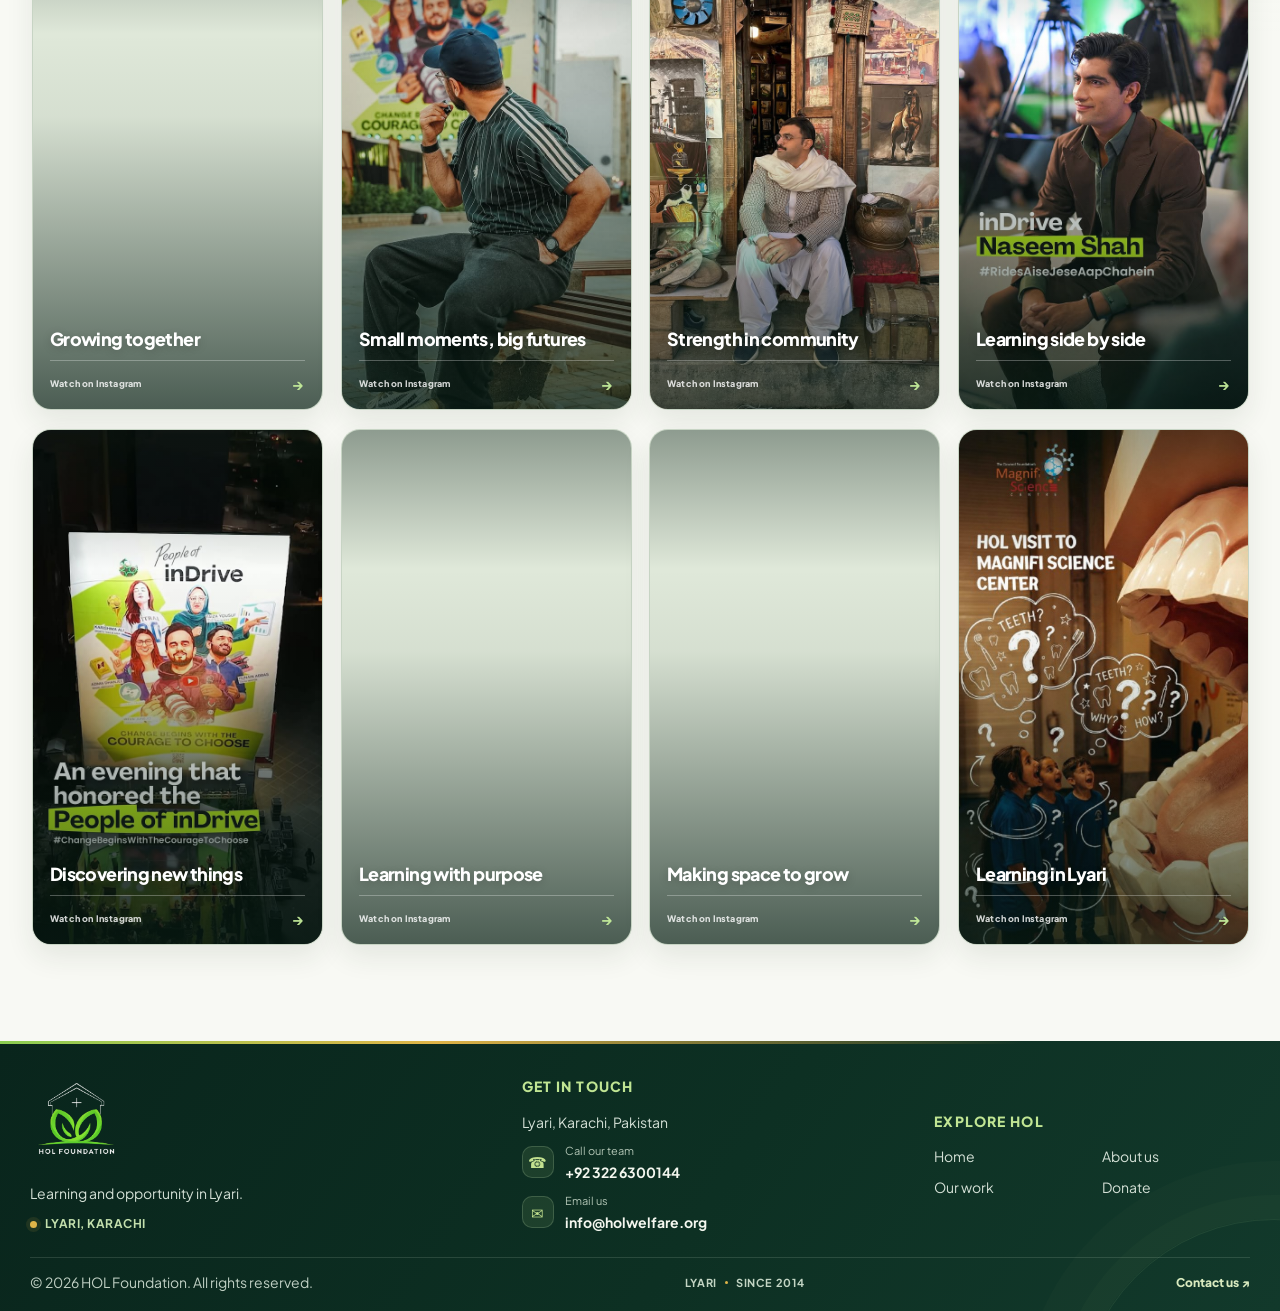
<file: news.html>
<!doctype html>
<html lang="en">
<head>
  <meta charset="utf-8">
  <meta name="viewport" content="width=device-width, initial-scale=1">
  <link rel="icon" type="image/png" href="assets/images/logo/hol-logo.png">
  <link rel="apple-touch-icon" href="assets/images/logo/hol-logo.png">
  <title>News &amp; Stories | HOL Foundation</title>
  <meta name="description" content="Explore moments of learning, opportunity and community from HOL Foundation in Lyari.">
  <link rel="stylesheet" href="assets/css/style.css">
  <link rel="stylesheet" href="assets/css/news-page.css">
  <script defer src="assets/js/main.js"></script>
  <script defer src="assets/js/news-page.js"></script>
</head>
<body>
  <div data-site-header></div>
  <main class="news-page">
    <section class="news-hero" aria-labelledby="news-hero-title">
      <div class="news-shell news-hero-grid">
        <div class="news-hero-copy" data-news-reveal="up">
          <span class="news-eyebrow"><i aria-hidden="true"></i> HOL FOUNDATION <b aria-hidden="true">&middot;</b> LYARI, KARACHI</span>
          <h1 id="news-hero-title">Stories that move us <em>forward.</em></h1>
          <p>Real moments of learning, possibility and community, shared from Lyari.</p>
          <a class="news-hero-link" href="#news-reels">Explore the stories <span aria-hidden="true">&#8595;</span></a>
        </div>
        <div class="news-hero-art" aria-label="Scenes from HOL Foundation learning programs" data-news-reveal="right">
          <figure class="news-hero-photo news-hero-photo-main">
            <img src="assets/images/stories/lyari-literacy-community.webp" alt="Community members learning together in Lyari" width="1200" height="900">
            <figcaption><span>HOL FOUNDATION</span><strong>Learning grows together.</strong></figcaption>
          </figure>
          <figure class="news-hero-photo news-hero-photo-top">
            <img src="assets/images/stories/student-achievement.webp" alt="A student celebrating an achievement at school" width="800" height="800" loading="lazy" decoding="async">
          </figure>
          <figure class="news-hero-photo news-hero-photo-bottom">
            <img src="assets/images/stories/classroom-craft-activity.jpg" alt="Children taking part in a classroom activity" width="900" height="700" loading="lazy" decoding="async">
          </figure>
          <span class="news-hero-stamp" aria-hidden="true">PEOPLE<br>&middot; LEARNING &middot;<br>LYARI</span>
        </div>
      </div>
    </section>

    <section class="news-feed" id="news-reels" aria-labelledby="news-feed-title">
      <div class="news-shell">
        <header class="news-feed-heading" data-news-reveal="up">
          <div>
            <span class="news-eyebrow"><i aria-hidden="true"></i> FROM INSTAGRAM <b aria-hidden="true">&middot;</b> REELS</span>
            <h2 id="news-feed-title">A window into life at HOL.</h2>
            <p>Learning, community and the moments in between.</p>
          </div>
          <a class="news-instagram-link" href="https://www.instagram.com/reel/DSUWtSODFv8/" target="_blank" rel="noopener noreferrer">Explore on Instagram <span aria-hidden="true">&#8599;</span></a>
        </header>

        <div class="news-reel-grid" aria-label="HOL Foundation Instagram stories">
          <article class="news-reel-card" data-news-reveal="up">
            <a class="news-reel-cover" href="https://www.instagram.com/reel/DSUWtSODFv8/" target="_blank" rel="noopener noreferrer" aria-label="Watch Instagram reel">
              <img src="assets/images/news/instagram/instagram-01.jpg" alt="Instagram reel thumbnail" loading="lazy" decoding="async">
              <span class="news-reel-shade" aria-hidden="true"></span><span class="news-reel-caption"><strong>Learning in Lyari</strong><span>Watch on Instagram <b aria-hidden="true">&#8594;</b></span></span>
              <span class="news-reel-play" aria-hidden="true">&#9654;</span>
            </a>
          </article>
          <article class="news-reel-card" data-news-reveal="up">
            <a class="news-reel-cover" href="https://www.instagram.com/reel/DU5KENojGdm/" target="_blank" rel="noopener noreferrer" aria-label="Watch Instagram reel">
              <img src="assets/images/news/instagram/instagram-02.jpg" alt="Instagram reel thumbnail" loading="lazy" decoding="async">
              <span class="news-reel-shade" aria-hidden="true"></span><span class="news-reel-caption"><strong>Bright moments</strong><span>Watch on Instagram <b aria-hidden="true">&#8594;</b></span></span>
              <span class="news-reel-play" aria-hidden="true">&#9654;</span>
            </a>
          </article>
          <article class="news-reel-card" data-news-reveal="up">
            <a class="news-reel-cover" href="https://www.instagram.com/reel/DWMC-ZIDUsm/" target="_blank" rel="noopener noreferrer" aria-label="Watch Instagram reel">
              <img src="assets/images/news/instagram/instagram-03.jpg" alt="Instagram reel thumbnail" loading="lazy" decoding="async">
              <span class="news-reel-shade" aria-hidden="true"></span><span class="news-reel-caption"><strong>Curiosity in action</strong><span>Watch on Instagram <b aria-hidden="true">&#8594;</b></span></span>
              <span class="news-reel-play" aria-hidden="true">&#9654;</span>
            </a>
          </article>
          <article class="news-reel-card" data-news-reveal="up">
            <a class="news-reel-cover" href="https://www.instagram.com/reel/DVtckIkjtNm/" target="_blank" rel="noopener noreferrer" aria-label="Watch Instagram reel">
              <img src="assets/images/news/instagram/instagram-04.jpg" alt="Instagram reel thumbnail" loading="lazy" decoding="async">
              <span class="news-reel-shade" aria-hidden="true"></span><span class="news-reel-caption"><strong>Everyday at HOL</strong><span>Watch on Instagram <b aria-hidden="true">&#8594;</b></span></span>
              <span class="news-reel-play" aria-hidden="true">&#9654;</span>
            </a>
          </article>
          <article class="news-reel-card" data-news-reveal="up">
            <a class="news-reel-cover" href="https://www.instagram.com/reel/DQgrPzWiDOg/" target="_blank" rel="noopener noreferrer" aria-label="Watch Instagram reel">
              <img src="assets/images/news/instagram/instagram-05.jpg" alt="Instagram reel thumbnail" loading="lazy" decoding="async">
              <span class="news-reel-shade" aria-hidden="true"></span><span class="news-reel-caption"><strong>Growing together</strong><span>Watch on Instagram <b aria-hidden="true">&#8594;</b></span></span>
              <span class="news-reel-play" aria-hidden="true">&#9654;</span>
            </a>
          </article>
          <article class="news-reel-card" data-news-reveal="up">
            <a class="news-reel-cover" href="https://www.instagram.com/reel/DQrgj2oCAfP/" target="_blank" rel="noopener noreferrer" aria-label="Watch Instagram reel">
              <img src="assets/images/news/instagram/instagram-07.jpg" alt="Instagram reel thumbnail" loading="lazy" decoding="async">
              <span class="news-reel-shade" aria-hidden="true"></span><span class="news-reel-caption"><strong>Small moments, big futures</strong><span>Watch on Instagram <b aria-hidden="true">&#8594;</b></span></span>
              <span class="news-reel-play" aria-hidden="true">&#9654;</span>
            </a>
          </article>
          <article class="news-reel-card" data-news-reveal="up">
            <a class="news-reel-cover" href="https://www.instagram.com/reel/DQhH-IgjEPn/" target="_blank" rel="noopener noreferrer" aria-label="Watch Instagram reel">
              <img src="assets/images/news/instagram/instagram-08.jpg" alt="Instagram reel thumbnail" loading="lazy" decoding="async">
              <span class="news-reel-shade" aria-hidden="true"></span><span class="news-reel-caption"><strong>Strength in community</strong><span>Watch on Instagram <b aria-hidden="true">&#8594;</b></span></span>
              <span class="news-reel-play" aria-hidden="true">&#9654;</span>
            </a>
          </article>
          <article class="news-reel-card" data-news-reveal="up">
            <a class="news-reel-cover" href="https://www.instagram.com/reel/DI_P8TSSNml/" target="_blank" rel="noopener noreferrer" aria-label="Watch Instagram reel">
              <img src="assets/images/news/instagram/instagram-09.jpg" alt="Instagram reel thumbnail" loading="lazy" decoding="async">
              <span class="news-reel-shade" aria-hidden="true"></span><span class="news-reel-caption"><strong>Learning side by side</strong><span>Watch on Instagram <b aria-hidden="true">&#8594;</b></span></span>
              <span class="news-reel-play" aria-hidden="true">&#9654;</span>
            </a>
          </article>
          <article class="news-reel-card" data-news-reveal="up">
            <a class="news-reel-cover" href="https://www.instagram.com/reel/DQl2Omtk4KC/" target="_blank" rel="noopener noreferrer" aria-label="Watch Instagram reel">
              <img src="assets/images/news/instagram/instagram-10.jpg" alt="Instagram reel thumbnail" loading="lazy" decoding="async">
              <span class="news-reel-shade" aria-hidden="true"></span><span class="news-reel-caption"><strong>Discovering new things</strong><span>Watch on Instagram <b aria-hidden="true">&#8594;</b></span></span>
              <span class="news-reel-play" aria-hidden="true">&#9654;</span>
            </a>
          </article>
          <article class="news-reel-card" data-news-reveal="up">
            <a class="news-reel-cover" href="https://www.instagram.com/reel/DQmL9zECLOH/" target="_blank" rel="noopener noreferrer" aria-label="Watch Instagram reel">
              <img src="assets/images/news/instagram/instagram-11.jpg" alt="Instagram reel thumbnail" loading="lazy" decoding="async">
              <span class="news-reel-shade" aria-hidden="true"></span><span class="news-reel-caption"><strong>Learning with purpose</strong><span>Watch on Instagram <b aria-hidden="true">&#8594;</b></span></span>
              <span class="news-reel-play" aria-hidden="true">&#9654;</span>
            </a>
          </article>
          <article class="news-reel-card" data-news-reveal="up">
            <a class="news-reel-cover" href="https://www.instagram.com/reel/DTAqWNEiaSx/" target="_blank" rel="noopener noreferrer" aria-label="Watch Instagram reel">
              <img src="assets/images/news/instagram/instagram-12.jpg" alt="Instagram reel thumbnail" loading="lazy" decoding="async">
              <span class="news-reel-shade" aria-hidden="true"></span><span class="news-reel-caption"><strong>Making space to grow</strong><span>Watch on Instagram <b aria-hidden="true">&#8594;</b></span></span>
              <span class="news-reel-play" aria-hidden="true">&#9654;</span>
            </a>
          </article>
          <article class="news-reel-card" data-news-reveal="up">
            <a class="news-reel-cover" href="https://www.instagram.com/reel/DSUWtSODFv8/" target="_blank" rel="noopener noreferrer" aria-label="Watch Instagram reel">
              <img src="assets/images/news/instagram/instagram-01.jpg" alt="Instagram reel thumbnail" loading="lazy" decoding="async">
              <span class="news-reel-shade" aria-hidden="true"></span><span class="news-reel-caption"><strong>Learning in Lyari</strong><span>Watch on Instagram <b aria-hidden="true">&#8594;</b></span></span>
              <span class="news-reel-play" aria-hidden="true">&#9654;</span>
            </a>
          </article>
        </div>
      </div>
    </section>
  </main>
  <div data-site-footer></div>
</body>
</html>
</file>
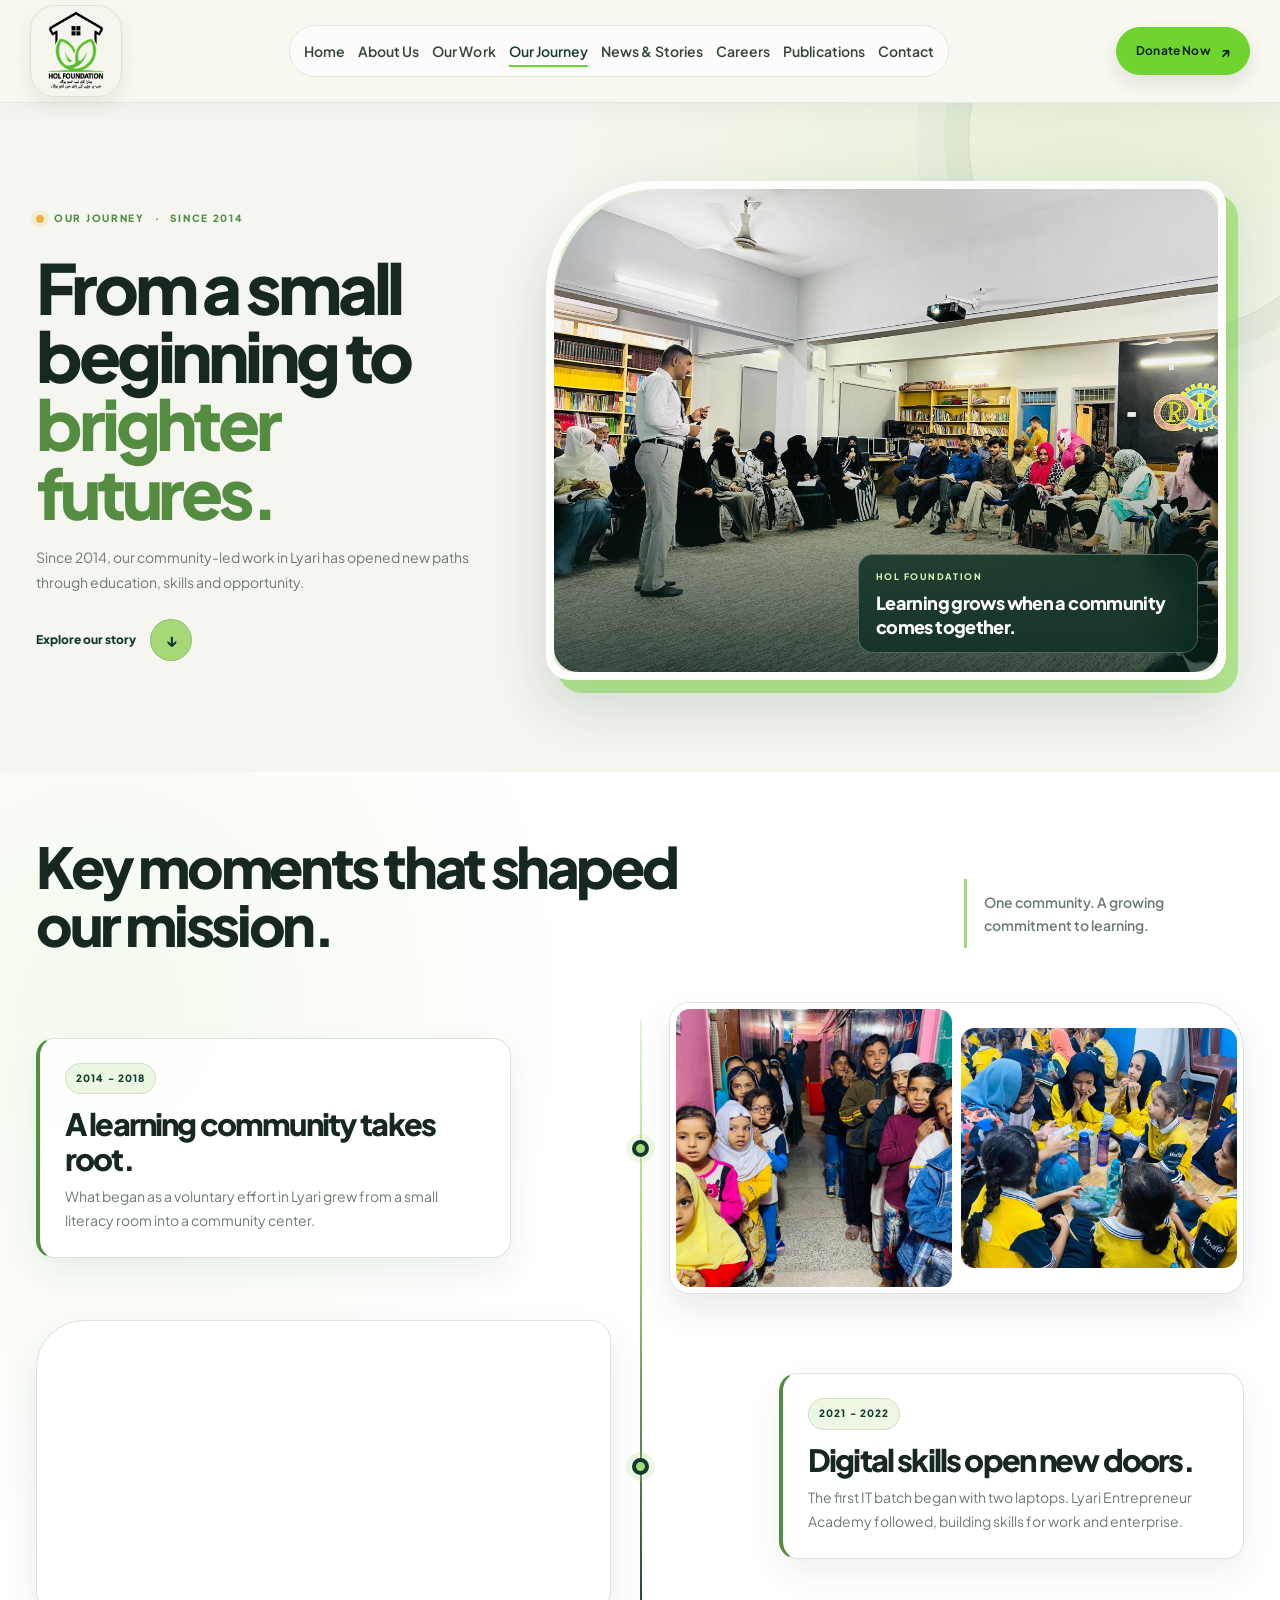
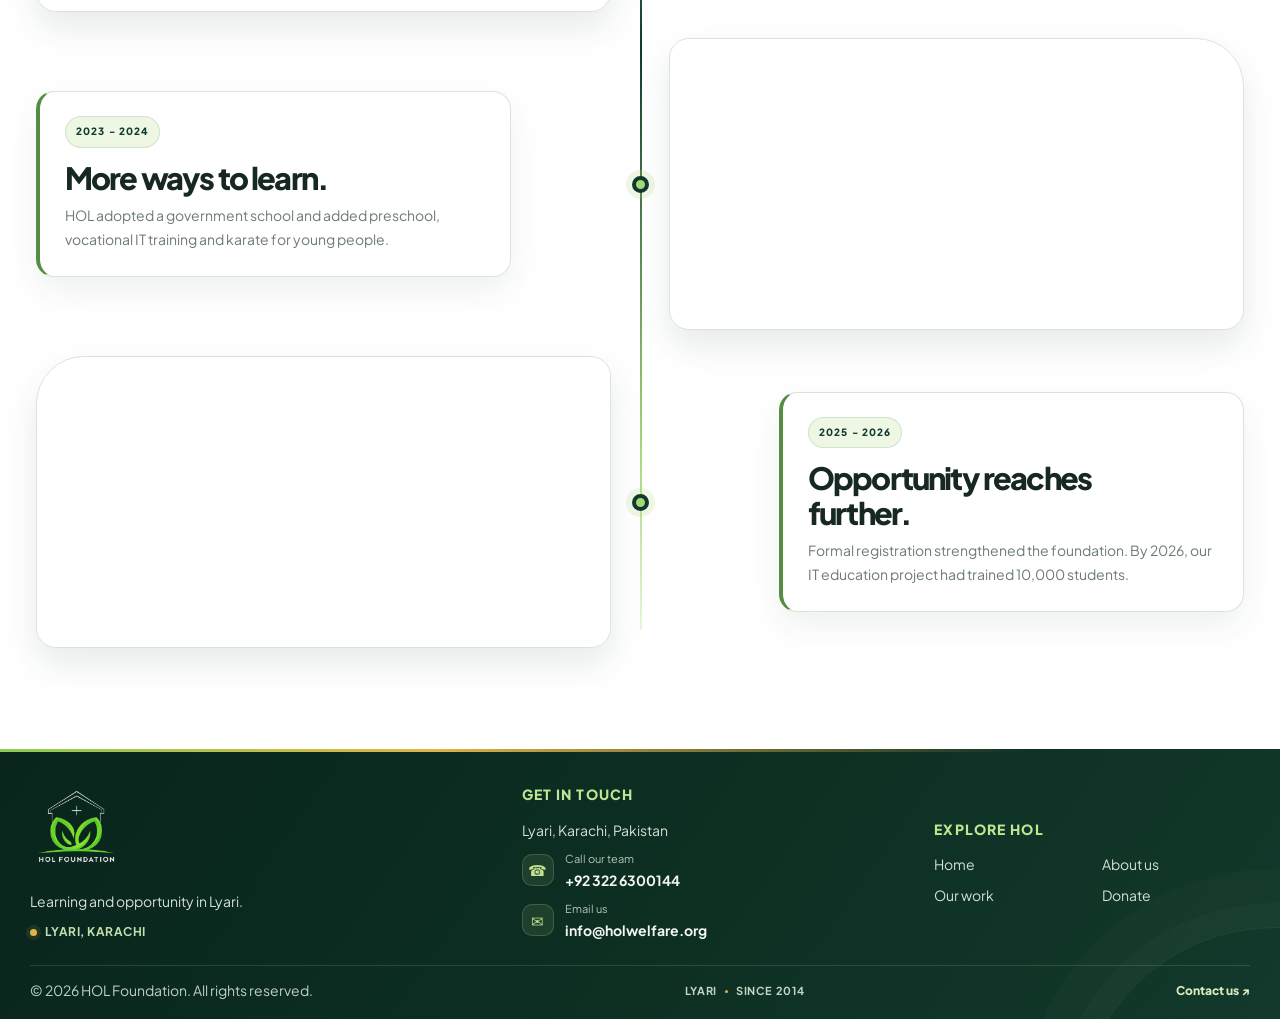
<file: our-journey.html>
<!doctype html>
<html lang="en">
<head>
  <meta charset="utf-8">
  <meta name="viewport" content="width=device-width, initial-scale=1">
  <link rel="icon" type="image/png" href="assets/images/logo/hol-logo.png">
  <link rel="apple-touch-icon" href="assets/images/logo/hol-logo.png">
  <title>Our Journey | HOL Foundation</title>
  <meta name="description" content="From a small community initiative in Lyari to brighter futures shaped by learning and opportunity.">
  <link rel="stylesheet" href="assets/css/style.css">
  <link rel="stylesheet" href="assets/css/our-journey.css">
  <script defer src="assets/js/main.js"></script>
</head>
<body>
  <div data-site-header></div>
  <main class="journey-page">
    <section class="journey-hero">
      <div class="journey-shell journey-hero-grid">
        <div class="journey-hero-copy">
          <span class="journey-eyebrow"><i aria-hidden="true"></i> Our journey <span>·</span> Since 2014</span>
          <h1>From a small beginning to <em>brighter futures.</em></h1>
          <p>Since 2014, our community-led work in Lyari has opened new paths through education, skills and opportunity.</p>
          <a class="journey-story-link" href="#journey-milestones">Explore our story <span aria-hidden="true">&#8595;</span></a>
        </div>
        <figure class="journey-hero-visual">
          <img src="assets/images/journey/Teachers Training.jpeg" alt="HOL Foundation staff and students gathered at KB Campus in Lyari" width="1280" height="960">
          <figcaption><span>HOL FOUNDATION</span><strong>Learning grows when a community comes together.</strong></figcaption>
        </figure>
      </div>
    </section>

    <section class="journey-milestones" id="journey-milestones" aria-labelledby="journey-milestones-title">
      <div class="journey-shell">
        <header class="journey-section-heading">
          <div>

            <h2 id="journey-milestones-title">Key moments that shaped our mission.</h2>
          </div>
          <p>One community. A growing commitment to learning.</p>
        </header>

        <ol class="journey-milestones-list">
          <li class="journey-milestone">
            <article class="journey-milestone-copy">
              <span class="journey-milestone-years">2014 - 2018</span>
              <h3>A learning community takes root.</h3>
              <p>What began as a voluntary effort in Lyari grew from a small literacy room into a community center.</p>
            </article>
            <span class="journey-milestone-marker" aria-hidden="true"></span>
            <figure class="journey-milestone-photos">
  <img src="assets/images/journey/HOL-SPP.jpeg" alt="Young people gathered in a school corridor in Lyari" loading="lazy" decoding="async">
  <img src="assets/images/journey/HOL-SPP%204.jpg" alt="Children taking part in a classroom learning activity" loading="lazy" decoding="async">
</figure>
          </li>

          <li class="journey-milestone">
            <article class="journey-milestone-copy">
              <span class="journey-milestone-years">2021 - 2022</span>
              <h3>Digital skills open new doors.</h3>
              <p>The first IT batch began with two laptops. Lyari Entrepreneur Academy followed, building skills for work and enterprise.</p>
            </article>
            <span class="journey-milestone-marker" aria-hidden="true"></span>
            <figure class="journey-milestone-photos">
  <img src="assets/images/journey/HOL-SPP%206.jpg" alt="An instructor teaching young students in a classroom" loading="lazy" decoding="async">
  <img src="assets/images/journey/HOL-SPP%209.jpeg" alt="Students working together around a classroom table" loading="lazy" decoding="async">
</figure>
          </li>

          <li class="journey-milestone">
            <article class="journey-milestone-copy">
              <span class="journey-milestone-years">2023 - 2024</span>
              <h3>More ways to learn.</h3>
              <p>HOL adopted a government school and added preschool, vocational IT training and karate for young people.</p>
            </article>
            <span class="journey-milestone-marker" aria-hidden="true"></span>
            <figure class="journey-milestone-photos">
  <img src="assets/images/journey/HOL-SPP%205.jpg" alt="Young students and their teacher sharing a classroom activity" loading="lazy" decoding="async">
  <img src="assets/images/journey/HOL-SPP%2010.jpg" alt="A student celebrating a learning achievement with his teacher" loading="lazy" decoding="async">
</figure>
          </li>

          <li class="journey-milestone">
            <article class="journey-milestone-copy">
              <span class="journey-milestone-years">2025 - 2026</span>
              <h3>Opportunity reaches further.</h3>
              <p>Formal registration strengthened the foundation. By 2026, our IT education project had trained 10,000 students.</p>
            </article>
            <span class="journey-milestone-marker" aria-hidden="true"></span>
            <figure class="journey-milestone-photos">
  <img src="assets/images/journey/HOL-SPP%208.jpg" alt="Women attending a community learning session" loading="lazy" decoding="async">
  <img src="assets/images/journey/journey-2024-consulate-visit.jpg" alt="HOL Foundation team meeting with community partners" loading="lazy" decoding="async">
</figure>
          </li>
        </ol>
      </div>
    </section>
  </main>
  <div data-site-footer></div>
</body>
</html>
</file>
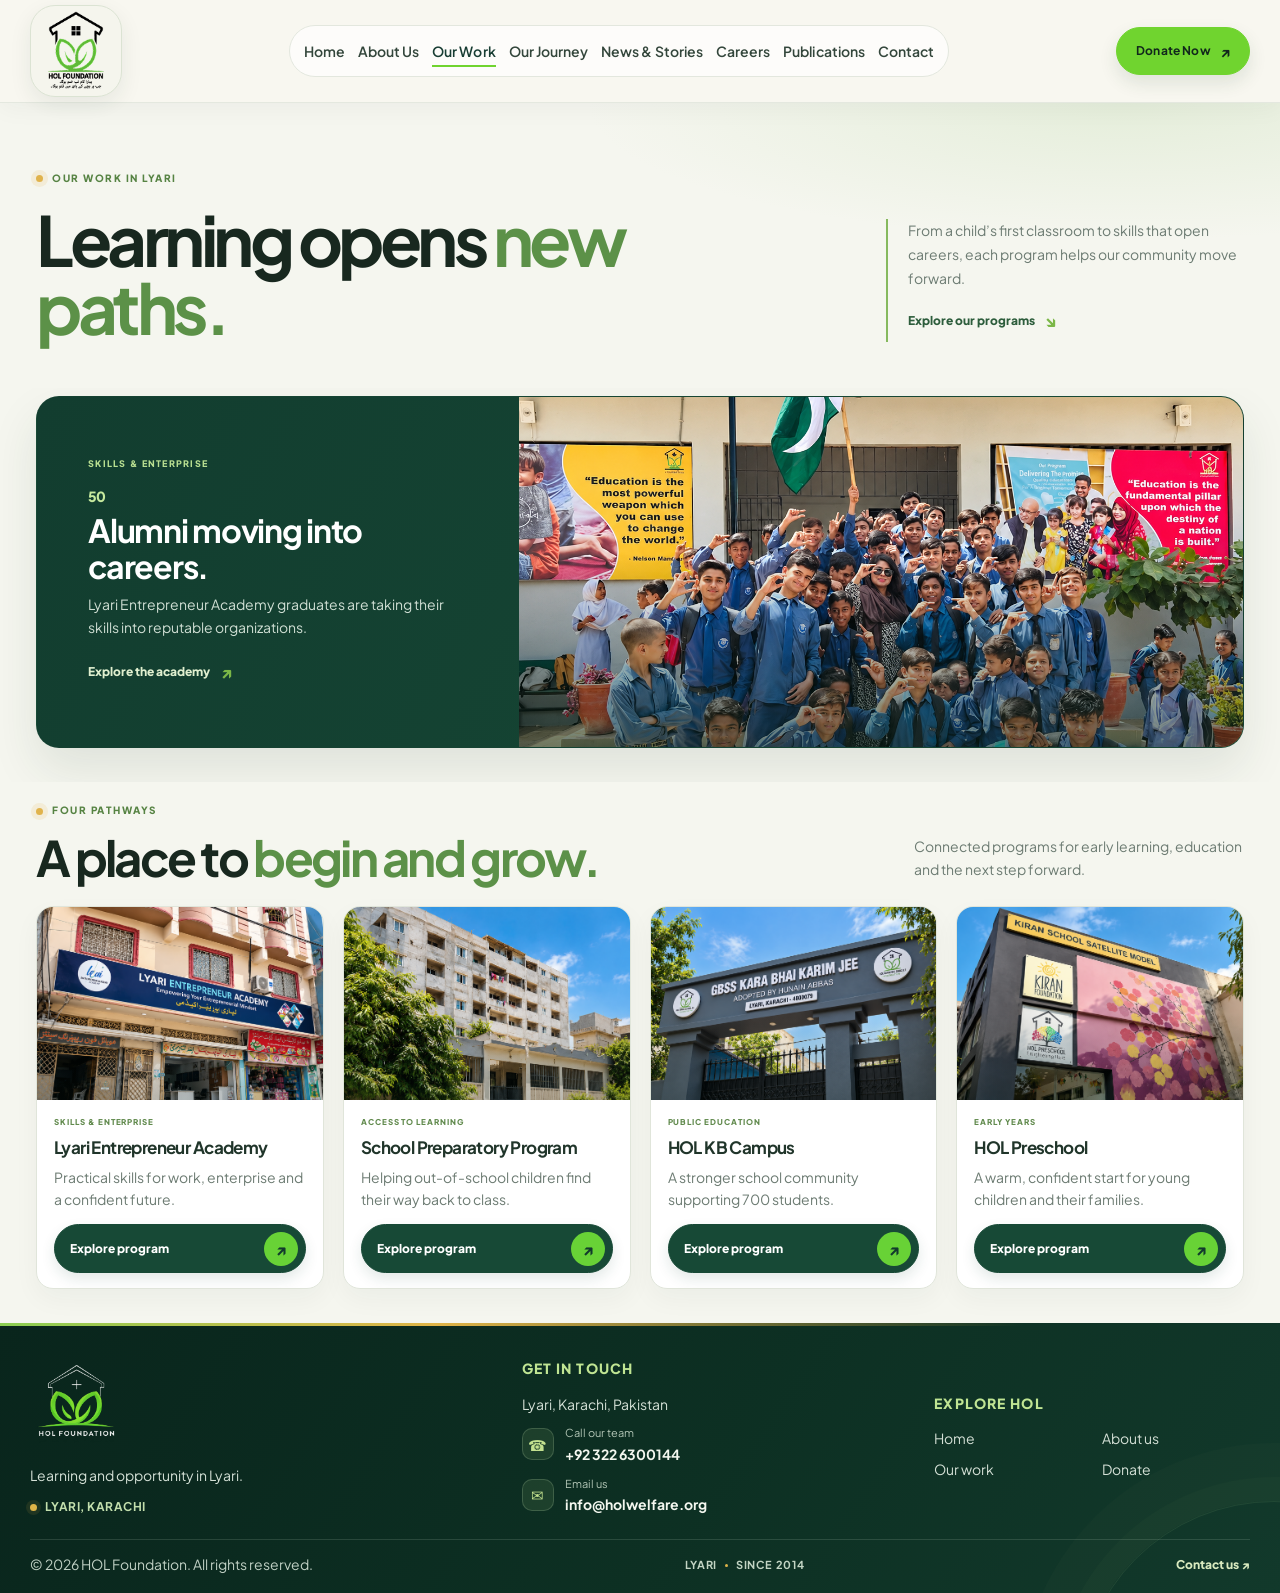
<file: our-work.html>
<!doctype html>
<html lang="en">
<head>
  <meta charset="utf-8">
  <meta name="viewport" content="width=device-width, initial-scale=1">
  <link rel="icon" type="image/png" href="assets/images/logo/hol-logo.png">
  <link rel="apple-touch-icon" href="assets/images/logo/hol-logo.png">
  <title>Our Work | HOL Foundation</title>
  <meta name="description" content="Explore HOL Foundation programs supporting learning, skills and opportunity in Lyari.">
  <link rel="stylesheet" href="assets/css/style.css">
  <link rel="stylesheet" href="assets/css/our-work.css">
  <script defer src="assets/js/main.js"></script>
</head>
<body>
  <div data-site-header></div>
  <main class="work-page">
    <section class="work-page-hero">
      <div class="container work-page-container">
        <span class="work-eyebrow"><i aria-hidden="true"></i> Our work in Lyari</span>
        <div class="work-hero-row">
          <h1>Learning opens <em>new paths.</em></h1>
          <div class="work-hero-copy">
            <p>From a child’s first classroom to skills that open careers, each program helps our community move forward.</p>
            <a href="#programs">Explore our programs <span aria-hidden="true">↘</span></a>
          </div>
        </div>
      </div>
    </section>

    <section class="work-outcome-section">
      <div class="container work-page-container">
        <article class="work-outcome">
          <div class="work-outcome-copy">
            <span class="work-outcome-label">Skills &amp; enterprise</span>
            <p class="work-outcome-number">50</p>
            <h2>Alumni moving into careers.</h2>
            <p class="work-outcome-description">Lyari Entrepreneur Academy graduates are taking their skills into reputable organizations.</p>
            <a href="programs/lyari-entrepreneur-academy.html">Explore the academy <span aria-hidden="true">↗</span></a>
          </div>
          <figure class="work-outcome-photo">
            <img src="assets/images/programs/pakistani-school-group.png" alt="Pakistani school students and educators celebrating together" width="720" height="540" fetchpriority="high">

          </figure>
        </article>
      </div>
    </section>

    <section class="work-programs" id="programs" aria-labelledby="work-programs-title">
      <div class="container work-page-container">
        <header class="work-programs-heading">
          <div>
            <span class="work-eyebrow"><i aria-hidden="true"></i> Four pathways</span>
            <h2 id="work-programs-title">A place to <em>begin and grow.</em></h2>
          </div>
          <p>Connected programs for early learning, education and the next step forward.</p>
        </header>

        <div class="work-program-grid">
          <a class="work-program-card program-card" href="programs/lyari-entrepreneur-academy.html">
            <div class="work-program-photo">
              <img src="assets/images/programs/lee-storefront.png" alt="Lyari Entrepreneur Academy storefront in Lyari" width="470" height="313" loading="lazy" decoding="async">
            </div>
            <div class="work-program-copy">
              <span class="work-program-label">Skills &amp; enterprise</span>
              <h3>Lyari Entrepreneur Academy</h3>
              <p>Practical skills for work, enterprise and a confident future.</p>
              <span class="work-program-link">Explore program <i aria-hidden="true">↗</i></span>
            </div>
          </a>

          <a class="work-program-card program-card" href="programs/school-preparatory-program.html">
            <div class="work-program-photo">
              <img src="assets/images/programs/school-preparatory-campus.png" alt="School building surrounded by trees in Lyari" width="470" height="313" loading="lazy" decoding="async">
            </div>
            <div class="work-program-copy">
              <span class="work-program-label">Access to learning</span>
              <h3>School Preparatory Program</h3>
              <p>Helping out-of-school children find their way back to class.</p>
              <span class="work-program-link">Explore program <i aria-hidden="true">↗</i></span>
            </div>
          </a>

          <a class="work-program-card program-card" href="programs/hol-kb-campus.html">
            <div class="work-program-photo">
              <img src="assets/images/programs/kb-campus-entrance.png" alt="Entrance gate to GBSS Kara Bhai Karim Jee in Lyari" width="720" height="480" loading="lazy" decoding="async">
            </div>
            <div class="work-program-copy">
              <span class="work-program-label">Public education</span>
              <h3>HOL KB Campus</h3>
              <p>A stronger school community supporting 700 students.</p>
              <span class="work-program-link">Explore program <i aria-hidden="true">↗</i></span>
            </div>
          </a>

          <a class="work-program-card program-card" href="programs/hol-preschool.html">
            <div class="work-program-photo">
              <img src="assets/images/programs/hol-preschool-facade.png" alt="Kiran School facade with HOL Preschool signage" width="470" height="313" loading="lazy" decoding="async">
            </div>
            <div class="work-program-copy">
              <span class="work-program-label">Early years</span>
              <h3>HOL Preschool</h3>
              <p>A warm, confident start for young children and their families.</p>
              <span class="work-program-link">Explore program <i aria-hidden="true">↗</i></span>
            </div>
          </a>
        </div>
      </div>
    </section>
  </main>
  <div data-site-footer></div>
</body>
</html>
</file>
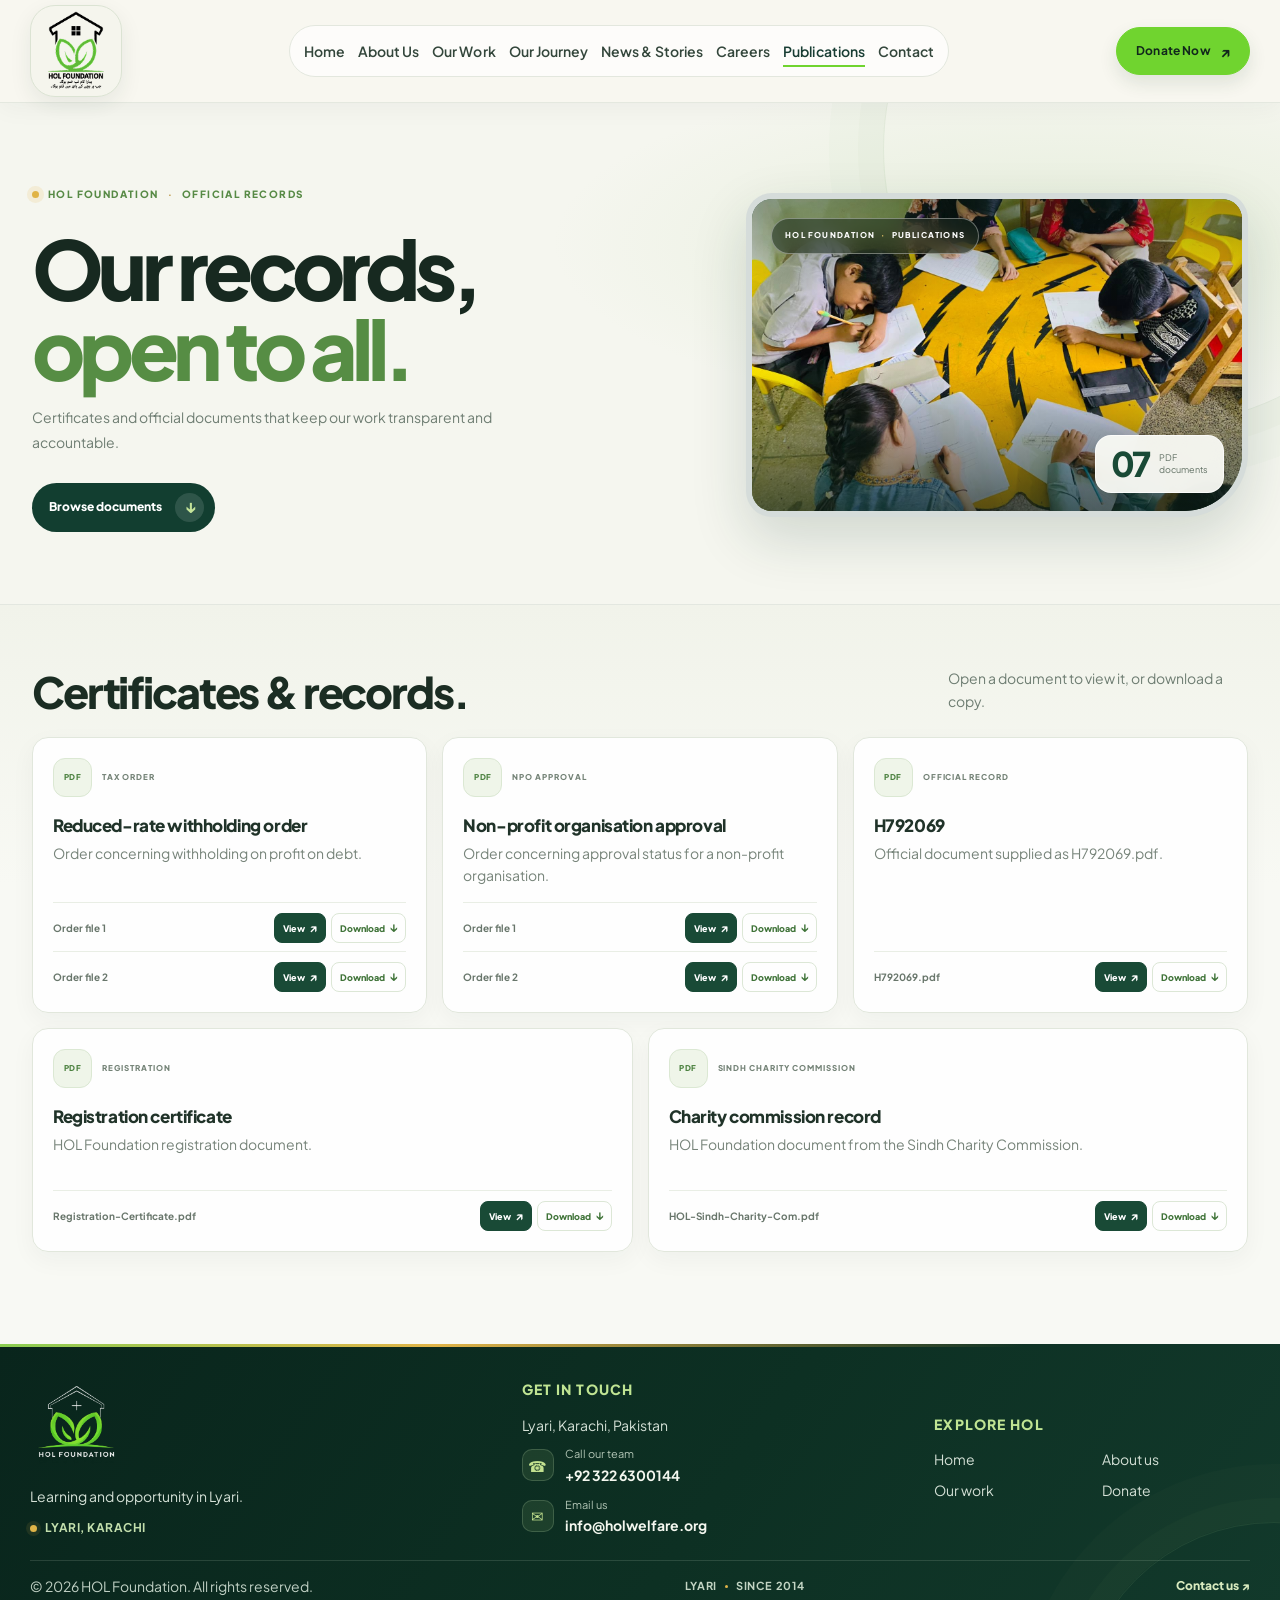
<file: publications.html>
<!doctype html>
<html lang="en">
<head>
  <meta charset="utf-8">
  <meta name="viewport" content="width=device-width, initial-scale=1">
  <link rel="icon" type="image/png" href="assets/images/logo/hol-logo.png">
  <link rel="apple-touch-icon" href="assets/images/logo/hol-logo.png">
  <title>Publications &amp; Certificates | HOL Foundation</title>
  <meta name="description" content="View HOL Foundation certificates, registration documents and official orders.">
  <link rel="stylesheet" href="assets/css/style.css">
  <link rel="stylesheet" href="assets/css/publications-page.css">
  <script defer src="assets/js/main.js"></script>
</head>
<body>
  <div data-site-header></div>
  <main class="publications-page">
    <section class="publications-hero">
      <div class="pub-shell pub-hero-grid">
        <div class="pub-hero-copy">
          <span class="pub-eyebrow"><i aria-hidden="true"></i> HOL FOUNDATION <b aria-hidden="true">·</b> OFFICIAL RECORDS</span>
          <h1>Our records,<br><em>open to all.</em></h1>
          <p>Certificates and official documents that keep our work transparent and accountable.</p>
          <a class="pub-hero-link" href="#official-documents">Browse documents <span aria-hidden="true">&#8595;</span></a>
        </div>
        <figure class="pub-record-art">
          <img class="pub-hero-image" src="assets/images/journey/HOL-SPP%208.jpg" alt="Students learning together in a HOL School Preparatory Program classroom." fetchpriority="high">
          <span class="pub-art-kicker">HOL FOUNDATION <i aria-hidden="true">&middot;</i> PUBLICATIONS</span>
          <div class="pub-art-count"><strong>07</strong><span>PDF<br>documents</span></div>
        </figure>
      </div>
    </section>

    <section class="pub-library" id="official-documents" aria-labelledby="pub-library-title">
      <div class="pub-shell">
        <header class="pub-library-heading">
          <div>

            <h2 id="pub-library-title">Certificates &amp; records.</h2>
          </div>
          <p>Open a document to view it, or download a copy.</p>
        </header>
        <div class="pub-doc-grid">
          <article class="pub-document-card">
            <div class="pub-document-top"><span class="pub-document-icon" aria-hidden="true">PDF</span><span class="pub-document-category">TAX ORDER</span></div>
            <h3>Reduced-rate withholding order</h3>
            <p>Order concerning withholding on profit on debt.</p>
            <div class="pub-file-list" aria-label="Available PDF files">
              <div class="pub-file-row"><span>Order file 1</span><div><a href="assets/documents/publications/fbr-order-1591-151-file-1.pdf" target="_blank" rel="noopener noreferrer">View <b aria-hidden="true">&#8599;</b></a><a href="assets/documents/publications/fbr-order-1591-151-file-1.pdf" download>Download <b aria-hidden="true">&#8595;</b></a></div></div>
              <div class="pub-file-row"><span>Order file 2</span><div><a href="assets/documents/publications/fbr-order-1591-151.pdf" target="_blank" rel="noopener noreferrer">View <b aria-hidden="true">&#8599;</b></a><a href="assets/documents/publications/fbr-order-1591-151.pdf" download>Download <b aria-hidden="true">&#8595;</b></a></div></div>
            </div>
          </article>

          <article class="pub-document-card">
            <div class="pub-document-top"><span class="pub-document-icon" aria-hidden="true">PDF</span><span class="pub-document-category">NPO APPROVAL</span></div>
            <h3>Non-profit organisation approval</h3>
            <p>Order concerning approval status for a non-profit organisation.</p>
            <div class="pub-file-list" aria-label="Available PDF files">
              <div class="pub-file-row"><span>Order file 1</span><div><a href="assets/documents/publications/npo-approval-order-236c-file-1.pdf" target="_blank" rel="noopener noreferrer">View <b aria-hidden="true">&#8599;</b></a><a href="assets/documents/publications/npo-approval-order-236c-file-1.pdf" download>Download <b aria-hidden="true">&#8595;</b></a></div></div>
              <div class="pub-file-row"><span>Order file 2</span><div><a href="assets/documents/publications/npo-approval-order-236c.pdf" target="_blank" rel="noopener noreferrer">View <b aria-hidden="true">&#8599;</b></a><a href="assets/documents/publications/npo-approval-order-236c.pdf" download>Download <b aria-hidden="true">&#8595;</b></a></div></div>
            </div>
          </article>

          <article class="pub-document-card">
            <div class="pub-document-top"><span class="pub-document-icon" aria-hidden="true">PDF</span><span class="pub-document-category">OFFICIAL RECORD</span></div>
            <h3>H792069</h3>
            <p>Official document supplied as H792069.pdf.</p>
            <div class="pub-file-list" aria-label="Available PDF file">
              <div class="pub-file-row"><span>H792069.pdf</span><div><a href="assets/documents/publications/H792069.pdf" target="_blank" rel="noopener noreferrer">View <b aria-hidden="true">&#8599;</b></a><a href="assets/documents/publications/H792069.pdf" download>Download <b aria-hidden="true">&#8595;</b></a></div></div>
            </div>
          </article>

          <article class="pub-document-card">
            <div class="pub-document-top"><span class="pub-document-icon" aria-hidden="true">PDF</span><span class="pub-document-category">REGISTRATION</span></div>
            <h3>Registration certificate</h3>
            <p>HOL Foundation registration document.</p>
            <div class="pub-file-list" aria-label="Available PDF file">
              <div class="pub-file-row"><span>Registration-Certificate.pdf</span><div><a href="assets/documents/publications/registration-certificate.pdf" target="_blank" rel="noopener noreferrer">View <b aria-hidden="true">&#8599;</b></a><a href="assets/documents/publications/registration-certificate.pdf" download>Download <b aria-hidden="true">&#8595;</b></a></div></div>
            </div>
          </article>

          <article class="pub-document-card">
            <div class="pub-document-top"><span class="pub-document-icon" aria-hidden="true">PDF</span><span class="pub-document-category">SINDH CHARITY COMMISSION</span></div>
            <h3>Charity commission record</h3>
            <p>HOL Foundation document from the Sindh Charity Commission.</p>
            <div class="pub-file-list" aria-label="Available PDF file">
              <div class="pub-file-row"><span>HOL-Sindh-Charity-Com.pdf</span><div><a href="assets/documents/publications/sindh-charity-commission.pdf" target="_blank" rel="noopener noreferrer">View <b aria-hidden="true">&#8599;</b></a><a href="assets/documents/publications/sindh-charity-commission.pdf" download>Download <b aria-hidden="true">&#8595;</b></a></div></div>
            </div>
          </article>
        </div>
      </div>
    </section>
  </main>
  <div data-site-footer></div>
</body>
</html>
</file>
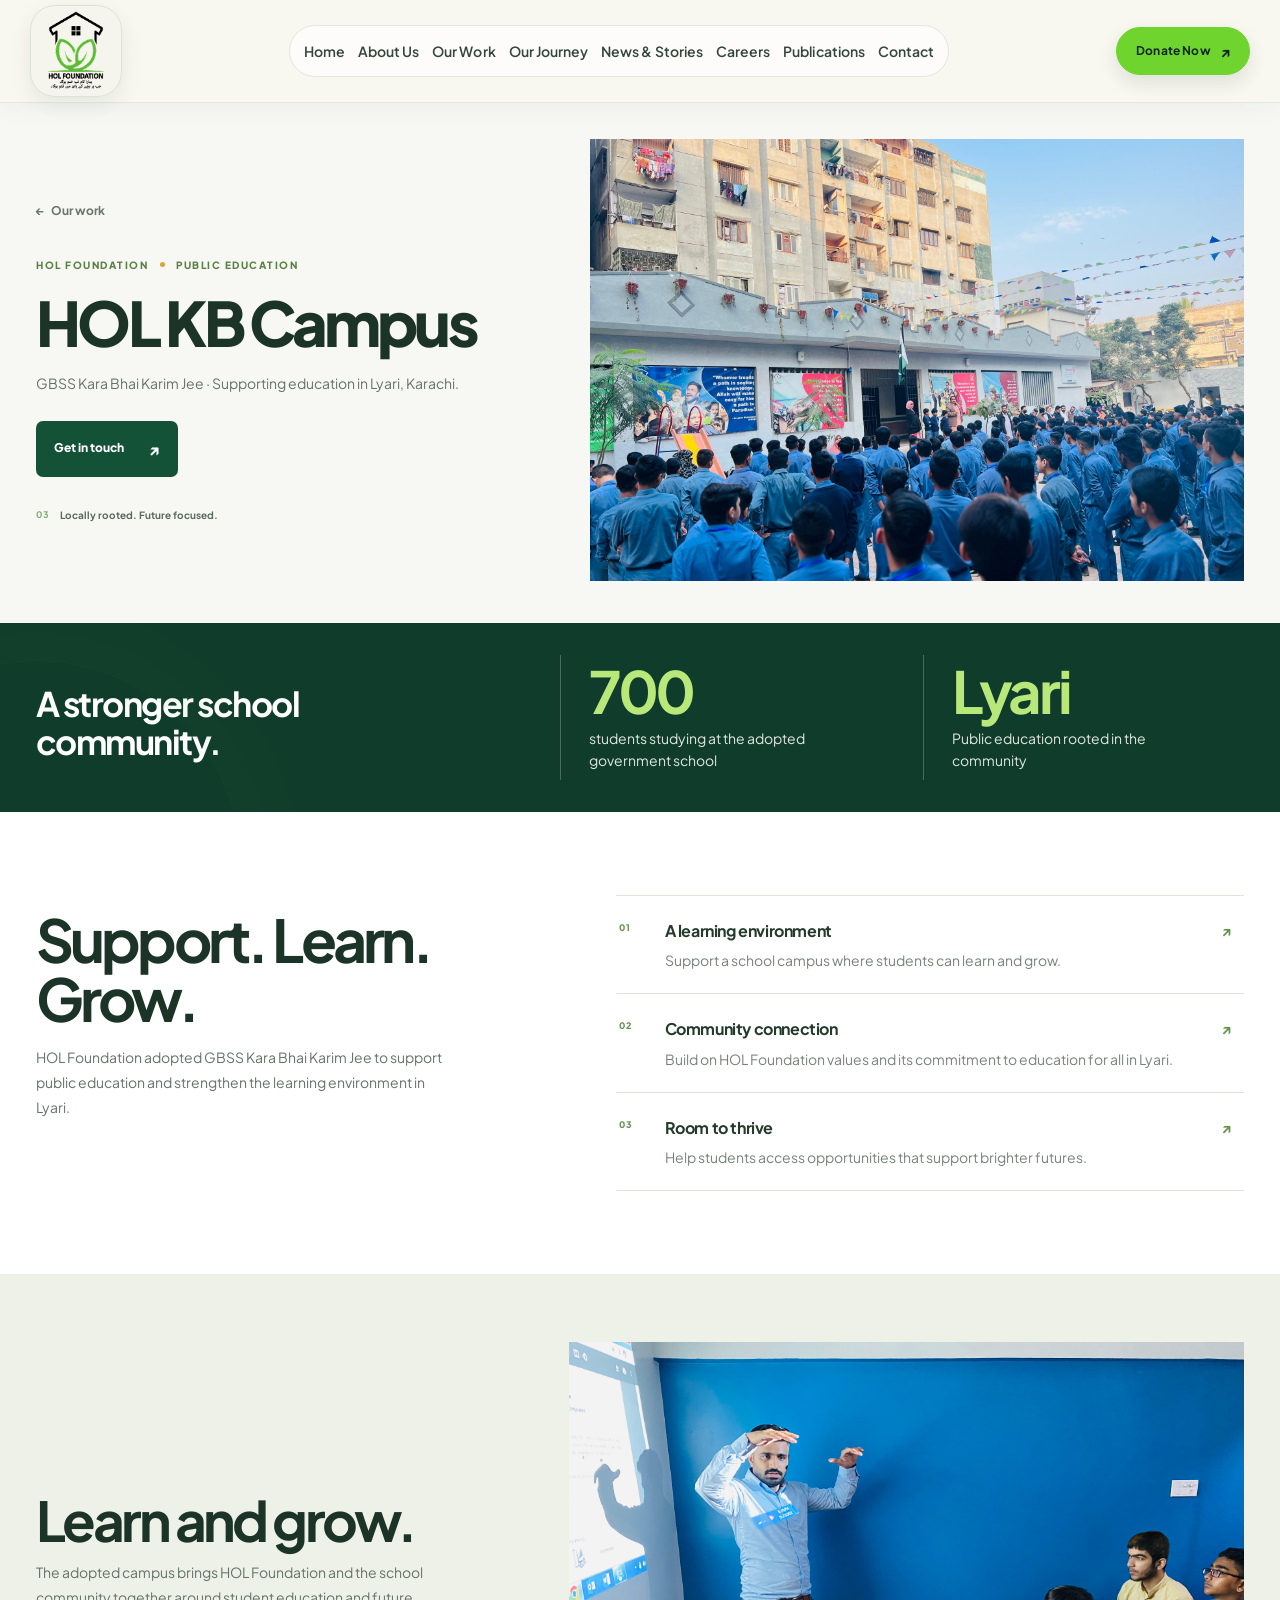
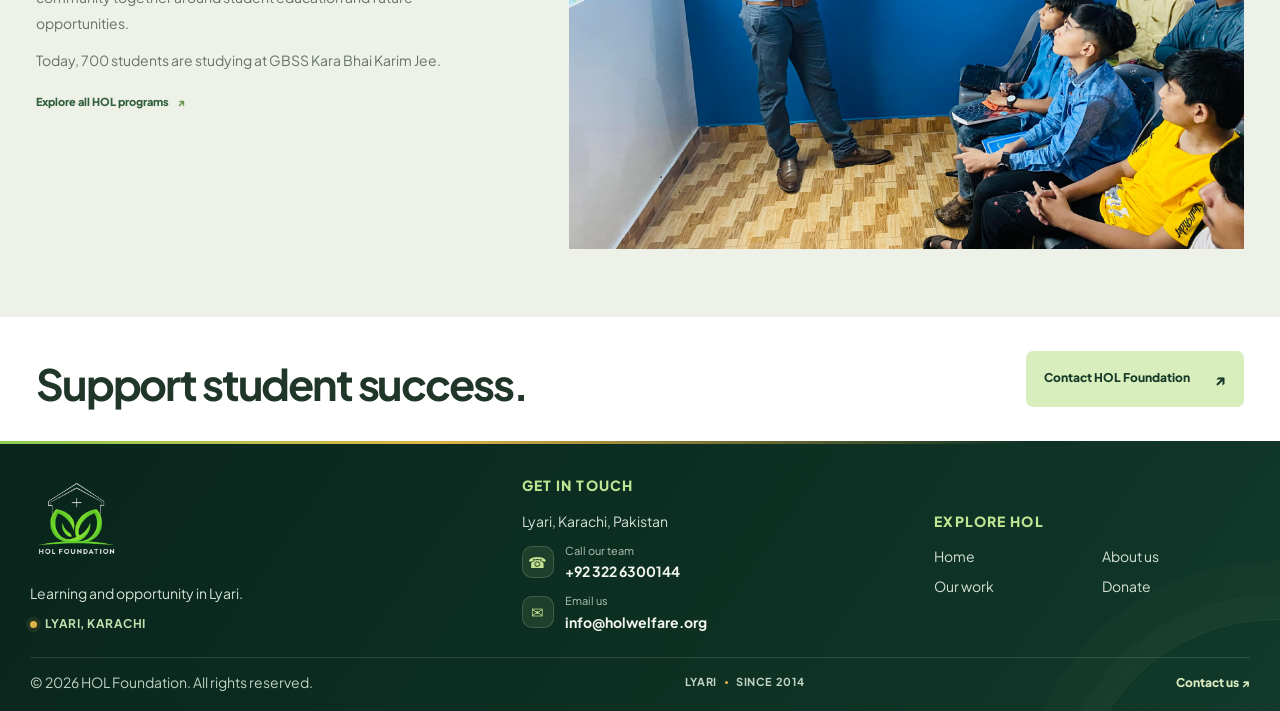
<file: programs/hol-kb-campus.html>
<!doctype html>
<html lang="en">
<head>
  <meta charset="utf-8">
  <meta name="viewport" content="width=device-width, initial-scale=1">
  <link rel="icon" type="image/png" href="../assets/images/logo/hol-logo.png">
  <link rel="apple-touch-icon" href="../assets/images/logo/hol-logo.png">
  <title>HOL KB Campus | HOL Foundation</title>
  <meta name="description" content="Learn about HOL Foundation adopted government school, GBSS Kara Bhai Karim Jee, serving students in Lyari.">
  <link rel="stylesheet" href="../assets/css/style.css">
  <link rel="stylesheet" href="../assets/css/lyari-entrepreneur-academy.css">
  <link rel="stylesheet" href="../assets/css/program-pages.css">
  <script defer src="../assets/js/main.js"></script>
</head>
<body>
  <div data-site-header></div>
  <main class="lee-page program-page kb-campus-page">
    <section class="lee-hero"><div class="lee-container lee-hero-grid">
      <div class="lee-hero-copy"><a class="lee-back" href="../our-work.html">&#8592; &nbsp; Our work</a><span class="lee-kicker">HOL FOUNDATION <i></i> PUBLIC EDUCATION</span><h1>HOL KB Campus</h1><p>GBSS Kara Bhai Karim Jee · Supporting education in Lyari, Karachi.</p><a class="lee-button" href="../contact.html">Get in touch <span>&#8599;</span></a><div class="lee-local-note"><span>03</span> Locally rooted. Future focused.</div></div>
      <figure class="lee-hero-photo"><img src="../assets/images/programs/kb-campus-community.jpeg" alt="Students at HOL KB Campus" fetchpriority="high"></figure>
    </div></section>
    <section class="lee-impact difference-section"><div class="lee-container lee-impact-grid program-impact-grid"><div class="lee-impact-intro"><h2>A stronger school community.</h2></div><article class="lee-stat"><strong>700</strong><p>students studying at the adopted government school</p></article><article class="lee-stat"><strong>Lyari</strong><p>Public education rooted in the community</p></article></div></section>
    <section class="lee-learning" id="learning"><div class="lee-container lee-learning-grid"><div class="lee-learning-heading"><h2>Support. Learn. Grow.</h2><p>HOL Foundation adopted GBSS Kara Bhai Karim Jee to support public education and strengthen the learning environment in Lyari.</p></div><div class="lee-focus-list"><article><span>01</span><div><h3>A learning environment</h3><p>Support a school campus where students can learn and grow.</p></div><b aria-hidden="true">&#8599;</b></article><article><span>02</span><div><h3>Community connection</h3><p>Build on HOL Foundation values and its commitment to education for all in Lyari.</p></div><b aria-hidden="true">&#8599;</b></article><article><span>03</span><div><h3>Room to thrive</h3><p>Help students access opportunities that support brighter futures.</p></div><b aria-hidden="true">&#8599;</b></article></div></div></section>
    <section class="lee-alumni"><div class="lee-container lee-alumni-grid"><div class="lee-alumni-copy"><h2>Learn and grow.</h2><p>The adopted campus brings HOL Foundation and the school community together around student education and future opportunities.</p><p>Today, 700 students are studying at GBSS Kara Bhai Karim Jee.</p><a class="lee-inline-link" href="../our-work.html">Explore all HOL programs <span>&#8599;</span></a></div><figure class="lee-alumni-photo"><img src="../assets/images/programs/kb-campus-classroom.jpeg" alt="Entrance to the GBSS Kara Bhai Karim Jee school campus" loading="lazy" decoding="async"></figure></div></section>
    <section class="lee-cta"><div class="lee-container lee-cta-inner"><div><h2>Support student success.</h2></div><a class="lee-button lee-button-light" href="../contact.html">Contact HOL Foundation <span>&#8599;</span></a></div></section>
  </main>
  <div data-site-footer></div>
</body>
</html>
</file>
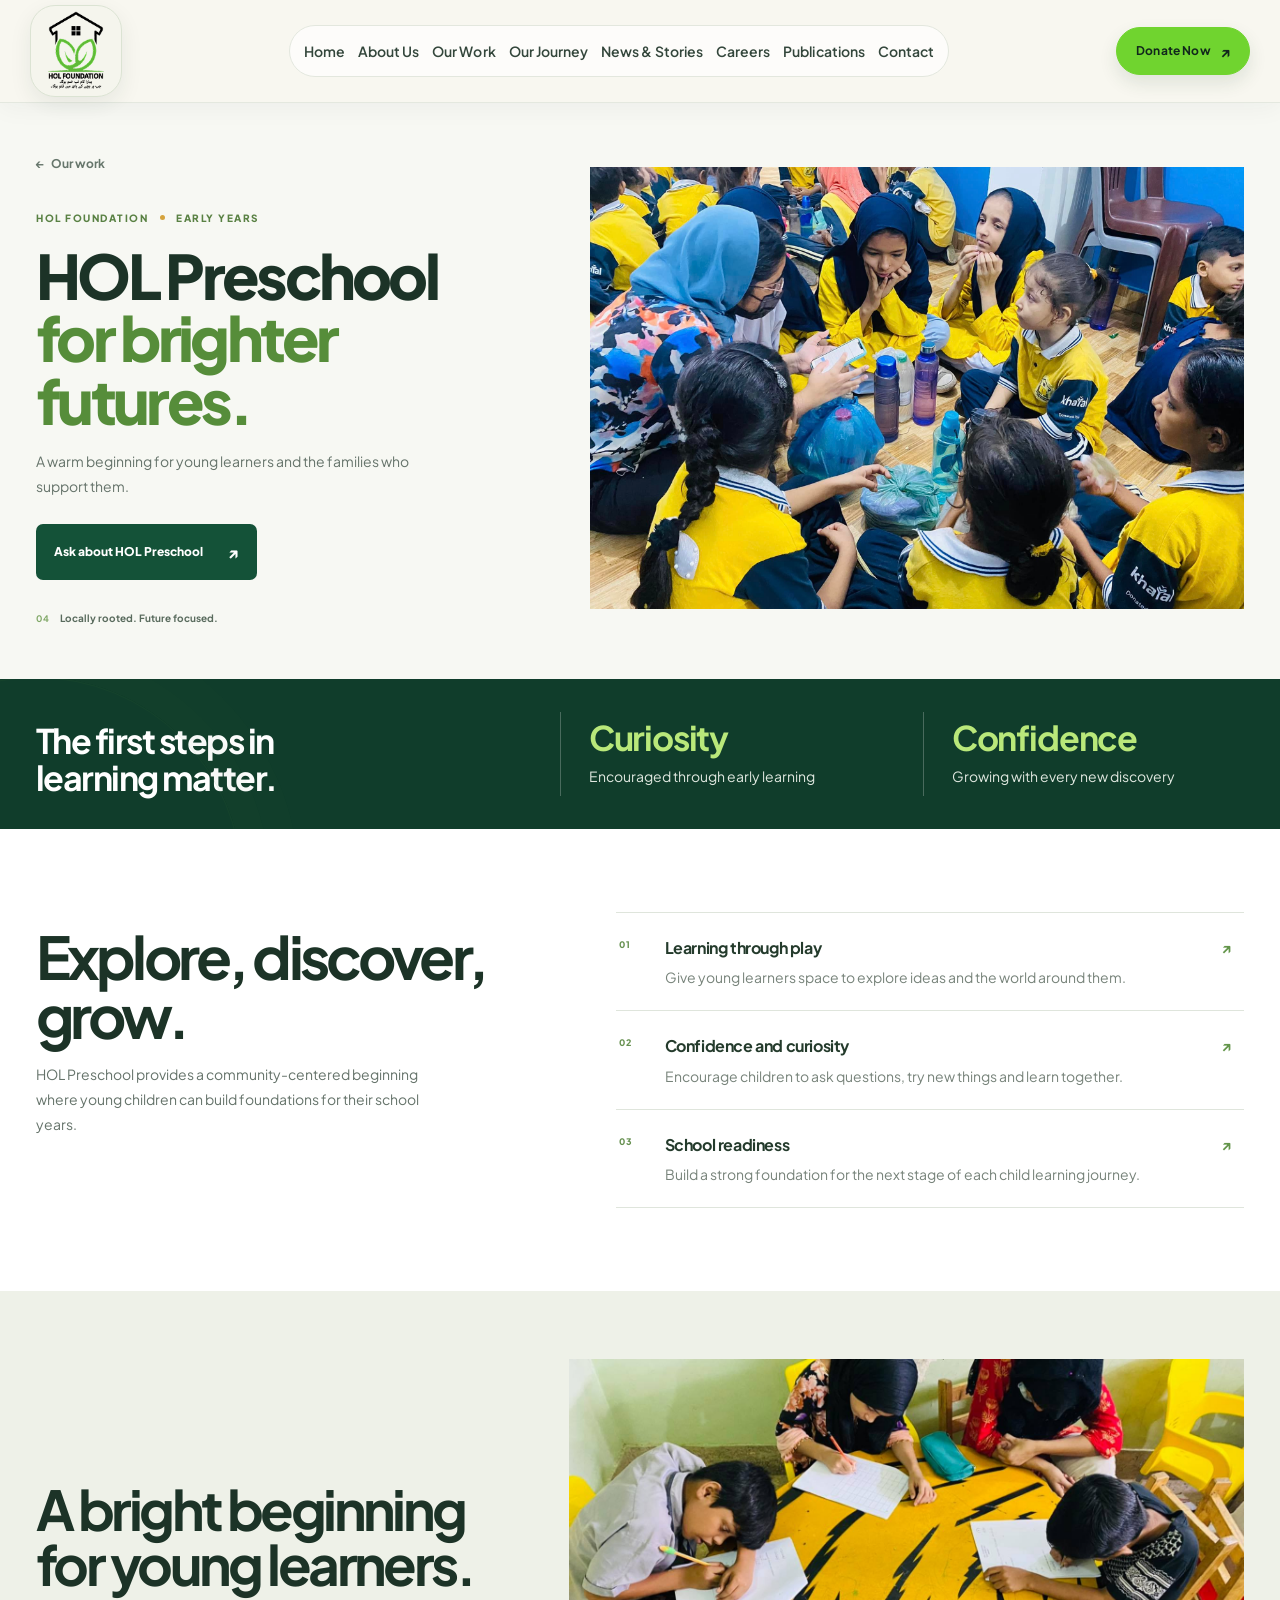
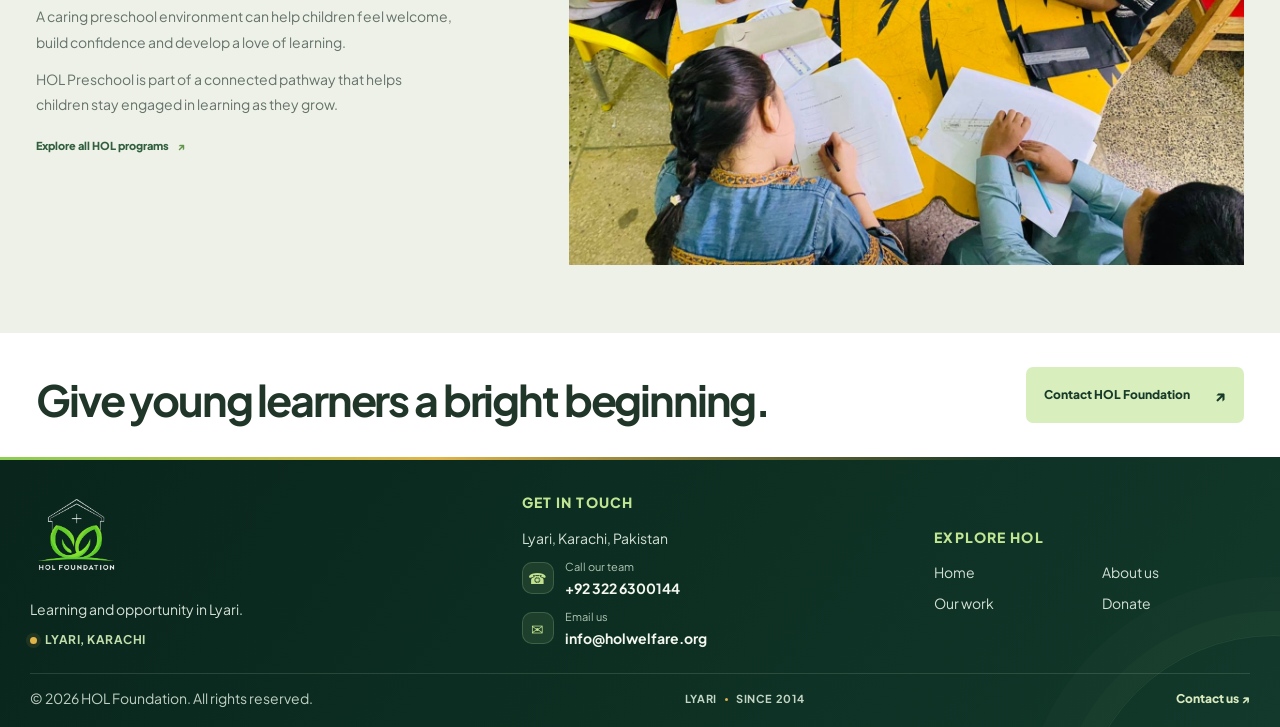
<file: programs/hol-preschool.html>
<!doctype html>
<html lang="en">
<head>
  <meta charset="utf-8">
  <meta name="viewport" content="width=device-width, initial-scale=1">
  <link rel="icon" type="image/png" href="../assets/images/logo/hol-logo.png">
  <link rel="apple-touch-icon" href="../assets/images/logo/hol-logo.png">
  <title>HOL Preschool | HOL Foundation</title>
  <meta name="description" content="HOL Preschool supports early childhood learning and school readiness in the community.">
  <link rel="stylesheet" href="../assets/css/style.css">
  <link rel="stylesheet" href="../assets/css/lyari-entrepreneur-academy.css">
  <link rel="stylesheet" href="../assets/css/program-pages.css">
  <script defer src="../assets/js/main.js"></script>
</head>
<body>
  <div data-site-header></div>
  <main class="lee-page program-page preschool-page">
    <section class="lee-hero"><div class="lee-container lee-hero-grid">
      <div class="lee-hero-copy"><a class="lee-back" href="../our-work.html">&#8592; &nbsp; Our work</a><span class="lee-kicker">HOL FOUNDATION <i></i> EARLY YEARS</span><h1>HOL Preschool <em>for brighter futures.</em></h1><p>A warm beginning for young learners and the families who support them.</p><a class="lee-button" href="../contact.html">Ask about HOL Preschool <span>&#8599;</span></a><div class="lee-local-note"><span>04</span> Locally rooted. Future focused.</div></div>
      <figure class="lee-hero-photo"><img src="../assets/images/programs/hol-preschool-classroom.jpg" alt="Young children learning at HOL Preschool" fetchpriority="high"></figure>
    </div></section>
    <section class="lee-impact difference-section"><div class="lee-container lee-impact-grid program-impact-grid"><div class="lee-impact-intro"><h2>The first steps in learning matter.</h2></div><article class="lee-stat"><strong>Curiosity</strong><p>Encouraged through early learning</p></article><article class="lee-stat"><strong>Confidence</strong><p>Growing with every new discovery</p></article></div></section>
    <section class="lee-learning" id="learning"><div class="lee-container lee-learning-grid"><div class="lee-learning-heading"><h2>Explore, discover, grow.</h2><p>HOL Preschool provides a community-centered beginning where young children can build foundations for their school years.</p></div><div class="lee-focus-list"><article><span>01</span><div><h3>Learning through play</h3><p>Give young learners space to explore ideas and the world around them.</p></div><b aria-hidden="true">&#8599;</b></article><article><span>02</span><div><h3>Confidence and curiosity</h3><p>Encourage children to ask questions, try new things and learn together.</p></div><b aria-hidden="true">&#8599;</b></article><article><span>03</span><div><h3>School readiness</h3><p>Build a strong foundation for the next stage of each child learning journey.</p></div><b aria-hidden="true">&#8599;</b></article></div></div></section>
    <section class="lee-alumni"><div class="lee-container lee-alumni-grid"><div class="lee-alumni-copy"><h2>A bright beginning for young learners.</h2><p>A caring preschool environment can help children feel welcome, build confidence and develop a love of learning.</p><p>HOL Preschool is part of a connected pathway that helps children stay engaged in learning as they grow.</p><a class="lee-inline-link" href="../our-work.html">Explore all HOL programs <span>&#8599;</span></a></div><figure class="lee-alumni-photo"><img src="../assets/images/programs/hol-preschool-learning.jpg" alt="Young children taking part in an early learning activity" loading="lazy" decoding="async"></figure></div></section>
    <section class="lee-cta"><div class="lee-container lee-cta-inner"><div><h2>Give young learners a bright beginning.</h2></div><a class="lee-button lee-button-light" href="../contact.html">Contact HOL Foundation <span>&#8599;</span></a></div></section>
  </main>
  <div data-site-footer></div>
</body>
</html>
</file>
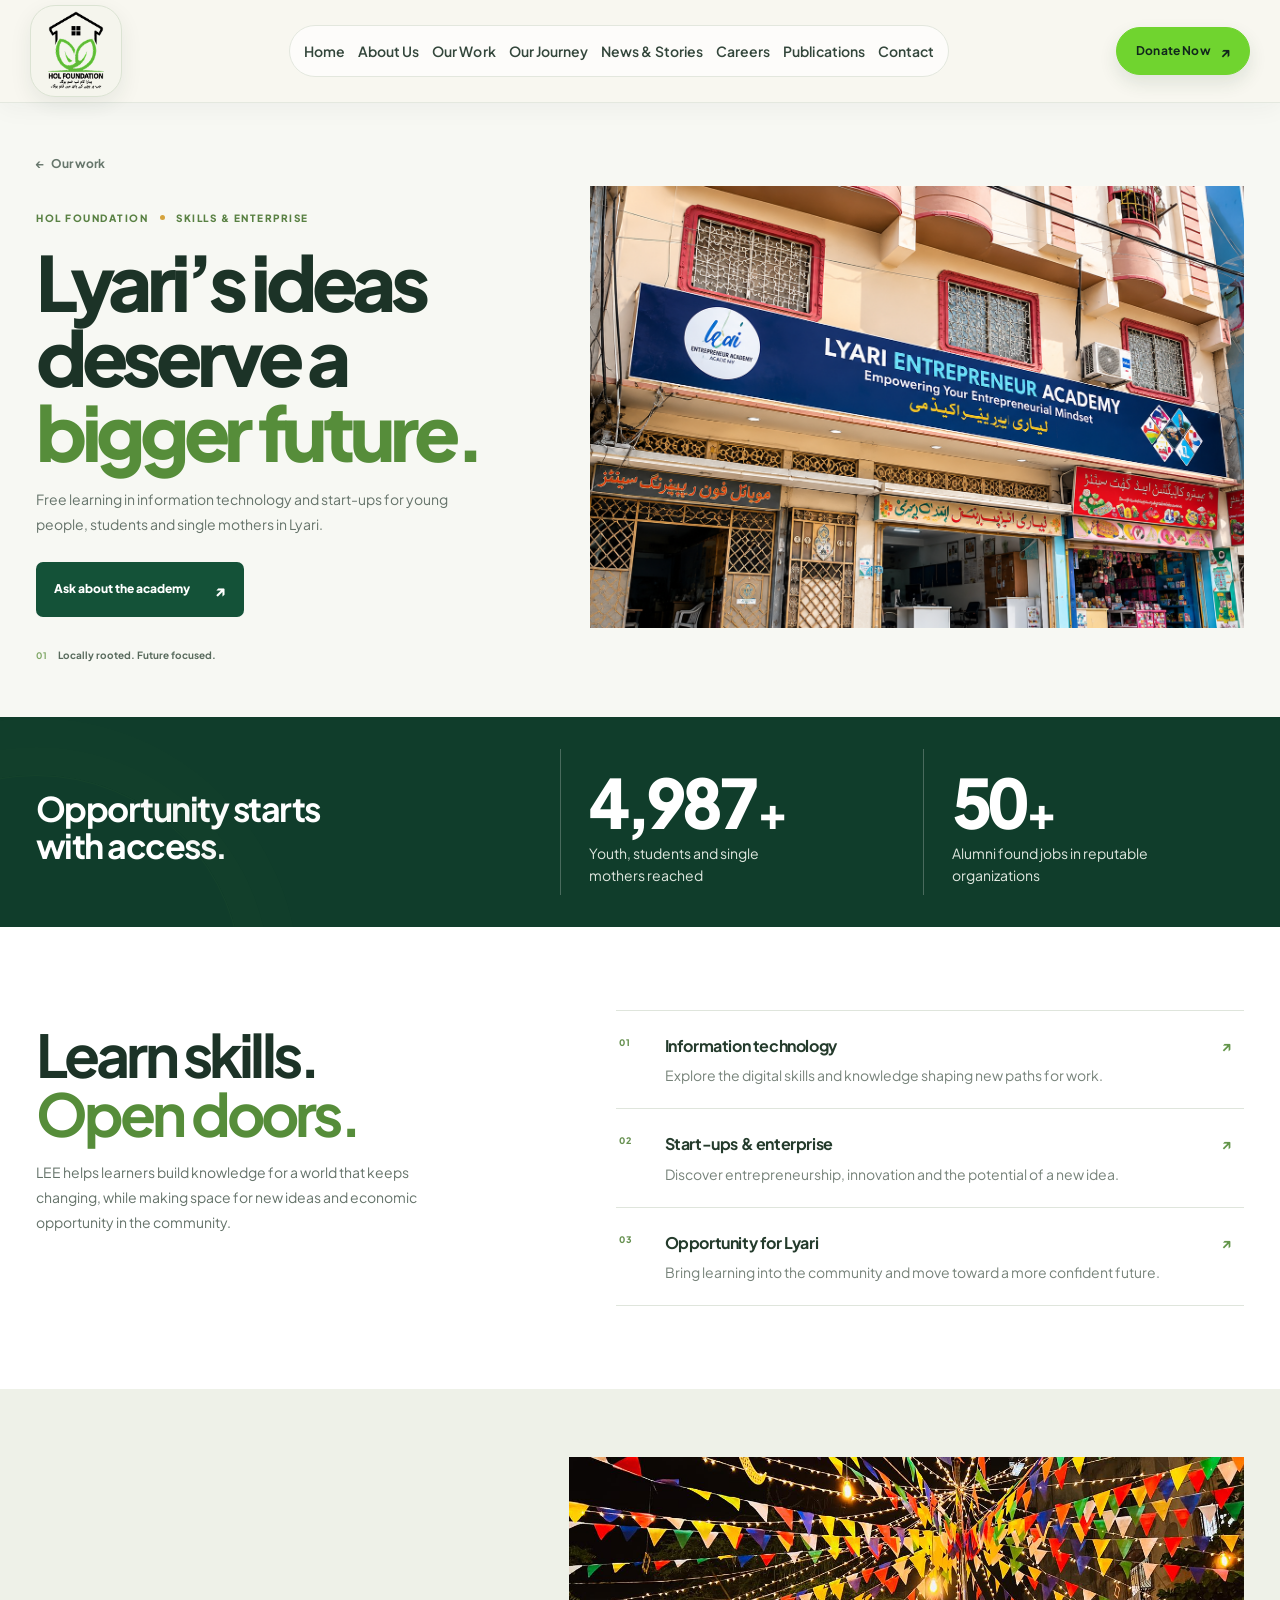
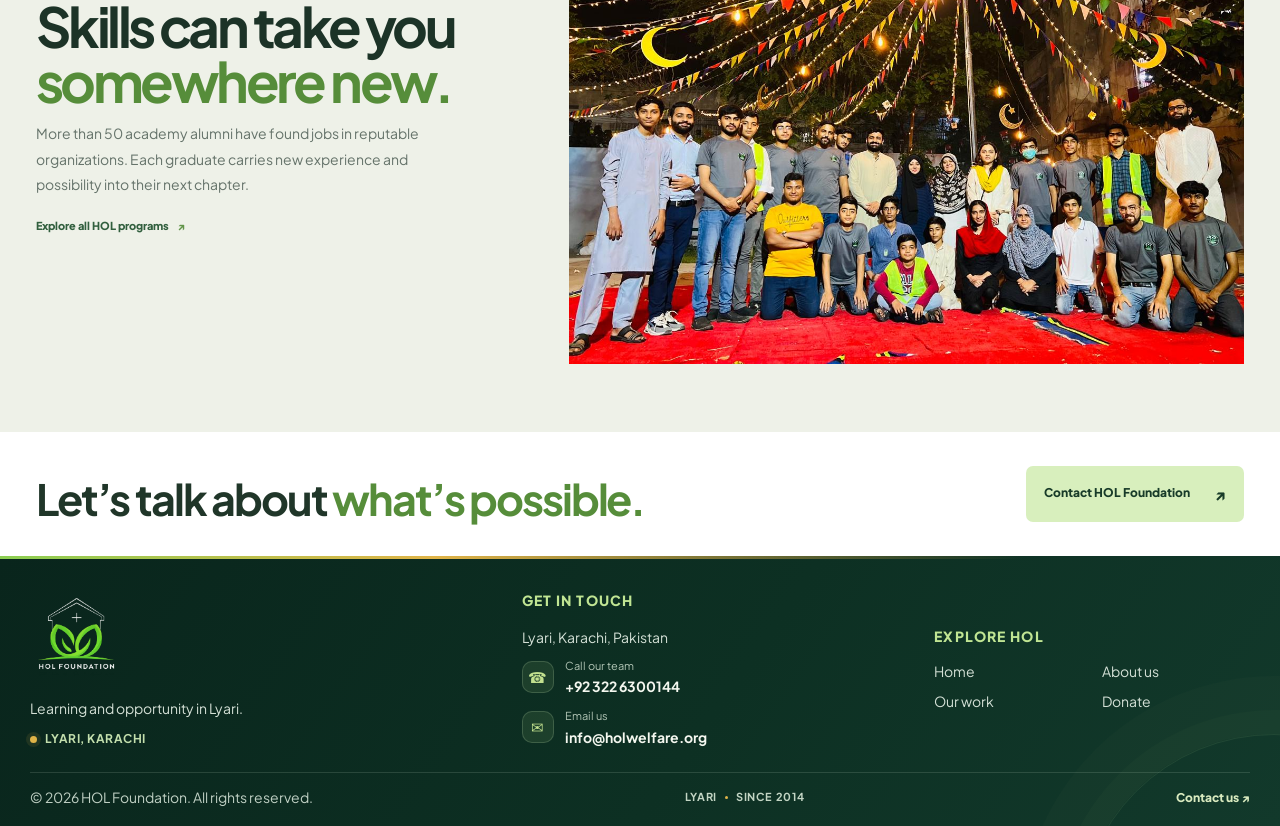
<file: programs/lyari-entrepreneur-academy.html>
<!doctype html>
<html lang="en">
<head>
  <meta charset="utf-8">
  <meta name="viewport" content="width=device-width, initial-scale=1">
  <link rel="icon" type="image/png" href="../assets/images/logo/hol-logo.png">
  <link rel="apple-touch-icon" href="../assets/images/logo/hol-logo.png">
  <title>Lyari Entrepreneur Academy | HOL Foundation</title>
  <meta name="description" content="Free IT and start-up learning at Lyari Entrepreneur Academy for youth, students and single mothers.">
  <link rel="stylesheet" href="../assets/css/style.css">
  <link rel="stylesheet" href="../assets/css/lyari-entrepreneur-academy.css">
  <script defer src="../assets/js/main.js"></script>
</head>
<body>
  <div data-site-header></div>
  <main class="lee-page">
    <section class="lee-hero">
      <div class="lee-container lee-hero-grid">
        <div class="lee-hero-copy">
          <a class="lee-back" href="../our-work.html">← &nbsp; Our work</a>
          <span class="lee-kicker">HOL FOUNDATION <i></i> SKILLS &amp; ENTERPRISE</span>
          <h1>Lyari’s ideas deserve a <em>bigger future.</em></h1>
          <p>Free learning in information technology and start-ups for young people, students and single mothers in Lyari.</p>
          <a class="lee-button" href="../contact.html">Ask about the academy <span>↗</span></a>
          <div class="lee-local-note"><span>01</span> Locally rooted. Future focused.</div>
        </div>
        <figure class="lee-hero-photo"><img src="../assets/images/programs/lee-storefront.png" alt="The Lyari Entrepreneur Academy storefront in Lyari" width="1672" height="1115" fetchpriority="high"></figure>
      </div>
    </section>

    <section class="lee-impact difference-section">
      <div class="lee-container lee-impact-grid">
        <div class="lee-impact-intro"><h2>Opportunity starts with access.</h2></div>
        <article class="lee-stat"><strong class="metric-count" data-counter="5000" aria-label="5,000 plus youth, students and single mothers reached"><span data-counter-value>5,000</span><span class="metric-plus" aria-hidden="true">+</span></strong><p>Youth, students and single mothers reached</p></article>
        <article class="lee-stat"><strong class="metric-count" data-counter="50" aria-label="50 plus alumni found jobs in reputable organizations"><span data-counter-value>50</span><span class="metric-plus" aria-hidden="true">+</span></strong><p>Alumni found jobs in reputable organizations</p></article>
      </div>
    </section>

    <section class="lee-learning">
      <div class="lee-container lee-learning-grid">
        <div class="lee-learning-heading"><h2>Learn skills.<br><em>Open doors.</em></h2><p>LEE helps learners build knowledge for a world that keeps changing, while making space for new ideas and economic opportunity in the community.</p></div>
        <div class="lee-focus-list">
          <article><span>01</span><div><h3>Information technology</h3><p>Explore the digital skills and knowledge shaping new paths for work.</p></div><b aria-hidden="true">↗</b></article>
          <article><span>02</span><div><h3>Start-ups &amp; enterprise</h3><p>Discover entrepreneurship, innovation and the potential of a new idea.</p></div><b aria-hidden="true">↗</b></article>
          <article><span>03</span><div><h3>Opportunity for Lyari</h3><p>Bring learning into the community and move toward a more confident future.</p></div><b aria-hidden="true">↗</b></article>
        </div>
      </div>
    </section>

    <section class="lee-alumni">
      <div class="lee-container lee-alumni-grid">
        <div class="lee-alumni-copy"><h2>Skills can take you <em>somewhere new.</em></h2><p>More than 50 academy alumni have found jobs in reputable organizations. Each graduate carries new experience and possibility into their next chapter.</p><a class="lee-inline-link" href="../our-work.html">Explore all HOL programs <span>↗</span></a></div>
        <figure class="lee-alumni-photo"><img src="../assets/images/programs/hol-team-lee.jpeg" alt="HOL Foundation team gathered together under colorful lights" width="1280" height="960" loading="lazy" decoding="async"></figure>
      </div>
    </section>

    <section class="lee-cta"><div class="lee-container lee-cta-inner"><div><h2>Let’s talk about <em>what’s possible.</em></h2></div><a class="lee-button lee-button-light" href="../contact.html">Contact HOL Foundation <span>↗</span></a></div></section>
  </main>
  <div data-site-footer></div>
</body>
</html>
</file>
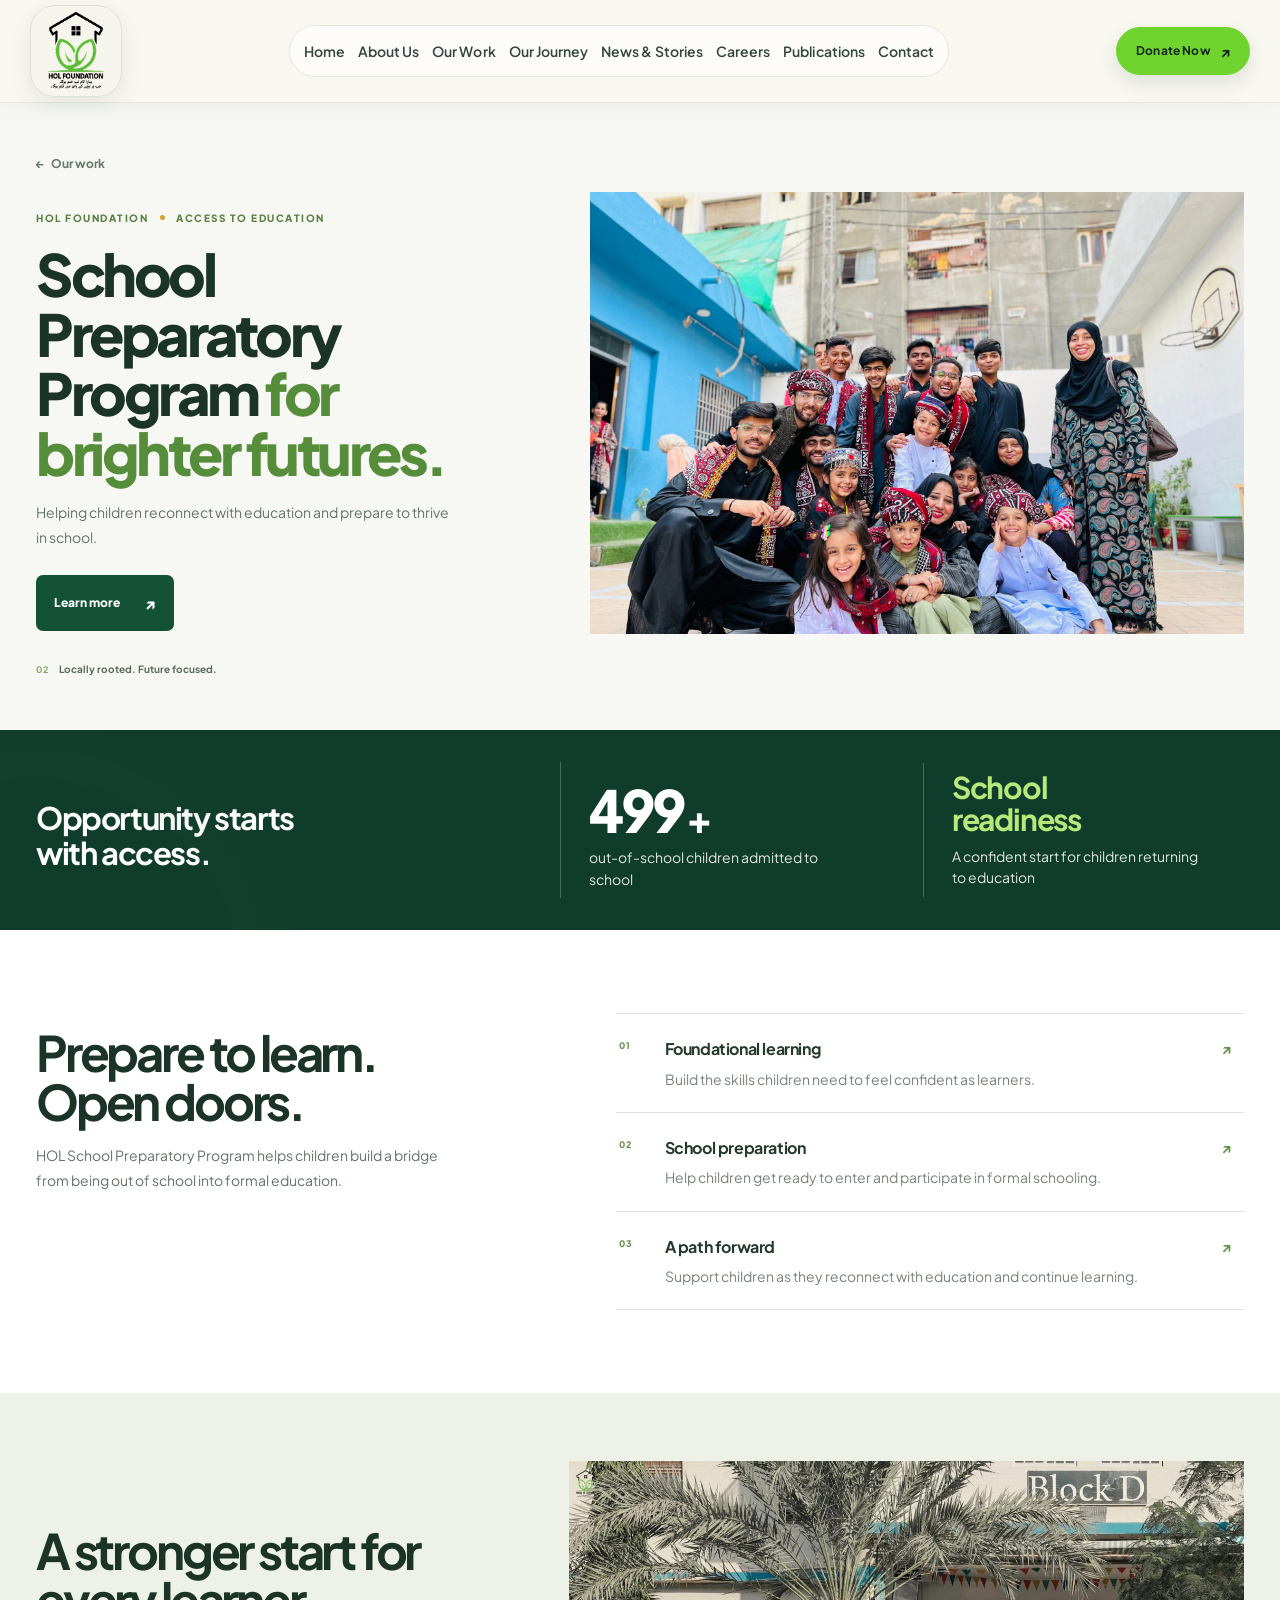
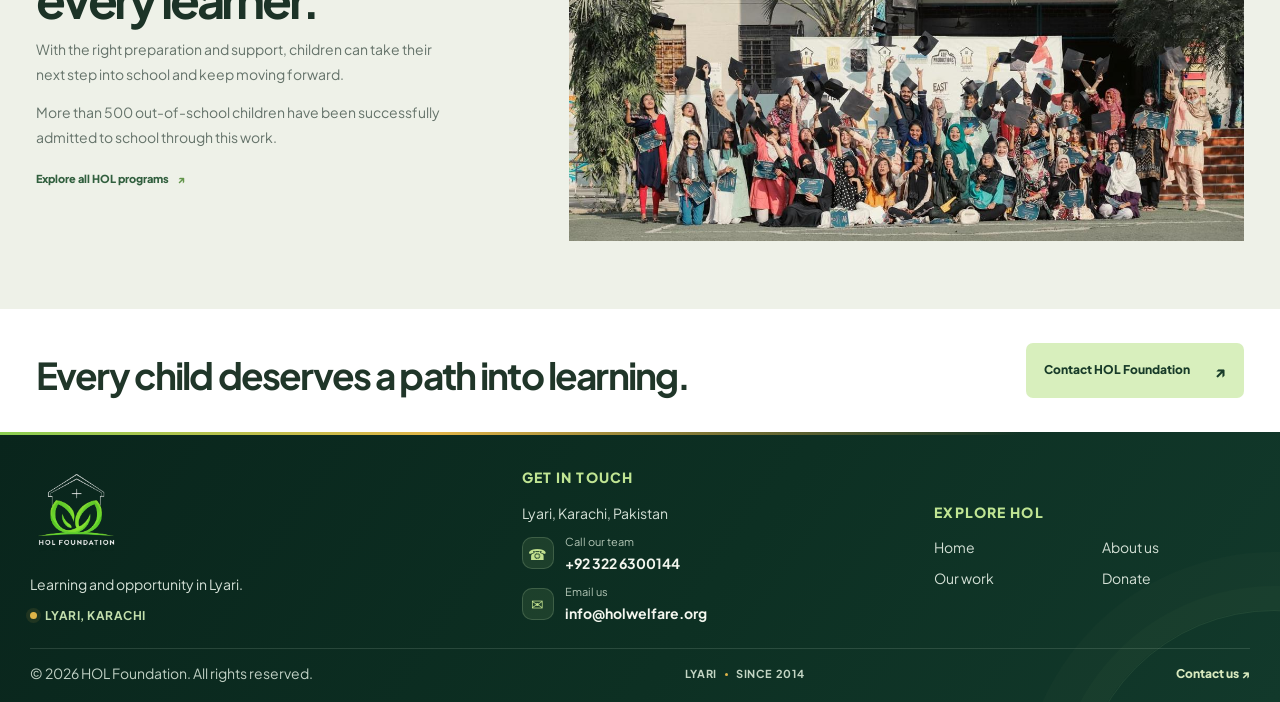
<file: programs/school-preparatory-program.html>
<!doctype html>
<html lang="en">
<head>
  <meta charset="utf-8">
  <meta name="viewport" content="width=device-width, initial-scale=1">
  <link rel="icon" type="image/png" href="../assets/images/logo/hol-logo.png">
  <link rel="apple-touch-icon" href="../assets/images/logo/hol-logo.png">
  <title>School Preparatory Program | HOL Foundation</title>
  <meta name="description" content="HOL School Preparatory Program supports children who are out of school to enter education.">
  <link rel="stylesheet" href="../assets/css/style.css">
  <link rel="stylesheet" href="../assets/css/lyari-entrepreneur-academy.css">
  <link rel="stylesheet" href="../assets/css/program-pages.css">
  <script defer src="../assets/js/main.js"></script>
</head>
<body>
  <div data-site-header></div>
  <main class="lee-page program-page spp-page">
    <section class="lee-hero"><div class="lee-container lee-hero-grid">
      <div class="lee-hero-copy"><a class="lee-back" href="../our-work.html">&#8592; &nbsp; Our work</a><span class="lee-kicker">HOL FOUNDATION <i></i> ACCESS TO EDUCATION</span><h1>School Preparatory Program <em>for brighter futures.</em></h1><p>Helping children reconnect with education and prepare to thrive in school.</p><a class="lee-button" href="../contact.html">Learn more <span>&#8599;</span></a><div class="lee-local-note"><span>02</span> Locally rooted. Future focused.</div></div>
      <figure class="lee-hero-photo"><img src="../assets/images/programs/school-preparatory-children.jpeg" alt="Children and community members gathered at a HOL campus" fetchpriority="high"></figure>
    </div></section>
    <section class="lee-impact difference-section"><div class="lee-container lee-impact-grid program-impact-grid"><div class="lee-impact-intro"><h2>Opportunity starts with access.</h2></div><article class="lee-stat"><strong class="metric-count" data-counter="500" aria-label="500 plus children admitted to school"><span data-counter-value>500</span><span class="metric-plus" aria-hidden="true">+</span></strong><p>out-of-school children admitted to school</p></article><article class="lee-stat lee-stat-note"><strong>School readiness</strong><p>A confident start for children returning to education</p></article></div></section>
    <section class="lee-learning" id="learning"><div class="lee-container lee-learning-grid"><div class="lee-learning-heading"><h2>Prepare to learn. Open doors.</h2><p>HOL School Preparatory Program helps children build a bridge from being out of school into formal education.</p></div><div class="lee-focus-list"><article><span>01</span><div><h3>Foundational learning</h3><p>Build the skills children need to feel confident as learners.</p></div><b aria-hidden="true">&#8599;</b></article><article><span>02</span><div><h3>School preparation</h3><p>Help children get ready to enter and participate in formal schooling.</p></div><b aria-hidden="true">&#8599;</b></article><article><span>03</span><div><h3>A path forward</h3><p>Support children as they reconnect with education and continue learning.</p></div><b aria-hidden="true">&#8599;</b></article></div></div></section>
    <section class="lee-alumni"><div class="lee-container lee-alumni-grid"><div class="lee-alumni-copy"><h2>A stronger start for every learner.</h2><p>With the right preparation and support, children can take their next step into school and keep moving forward.</p><p>More than 500 out-of-school children have been successfully admitted to school through this work.</p><a class="lee-inline-link" href="../our-work.html">Explore all HOL programs <span>&#8599;</span></a></div><figure class="lee-alumni-photo"><img src="../assets/images/programs/school-preparatory-graduates.jpeg" alt="Students celebrating their graduation at an HOL learning campus" loading="lazy" decoding="async"></figure></div></section>
    <section class="lee-cta"><div class="lee-container lee-cta-inner"><div><h2>Every child deserves a path into learning.</h2></div><a class="lee-button lee-button-light" href="../contact.html">Contact HOL Foundation <span>&#8599;</span></a></div></section>
  </main>
  <div data-site-footer></div>
</body>
</html>
</file>
<file: assets/css/style.css>
﻿@import url("components.css");
@import url("responsive.css");
@import url("home-slider.css");
</file>
<file: assets/css/about-page.css>
.about-page{--about-ink:#172820;--about-deep:#103a2e;--about-green:#548d42;--about-lime:#a6d878;--about-muted:#6c7b72;--about-line:#dce4d7;background:#f5f6ef;color:var(--about-ink);overflow:hidden}
.about-page .container{width:min(1320px,calc(100% - 64px))}
.about-hero{position:relative;padding:66px 0 76px;background:radial-gradient(ellipse at 82% 10%,rgba(197,220,176,.25),transparent 35%),#f5f6ef}
.about-hero-layout{display:grid;grid-template-columns:minmax(0,.9fr) minmax(0,1.1fr);gap:clamp(38px,6.2vw,94px);align-items:center}
.about-hero-copy{padding:14px 0 8px}
.about-eyebrow{display:inline-flex;align-items:center;gap:9px;color:#588846;font-size:11px;font-weight:800;letter-spacing:.14em;line-height:1.4}
.about-eyebrow>i,.about-founder-location>i{width:8px;height:8px;border-radius:50%;background:#e6b342;box-shadow:0 0 0 5px rgba(230,179,66,.14)}
.about-eyebrow>span{color:#b88c32}
.about-hero h1{max-width:660px;margin:24px 0 19px;font-size:clamp(44px,5.6vw,76px);line-height:.99;letter-spacing:-.065em;font-weight:800}
.about-hero h1 em,.about-story-heading h2 em,.about-purpose-heading h2 em{color:var(--about-green);font-style:normal}
.about-hero-copy>p{max-width:510px;margin:0;color:var(--about-muted);font-size:16px;line-height:1.8}
.about-hero-actions{display:flex;align-items:center;gap:25px;margin-top:30px}
.about-button{display:inline-flex;align-items:center;gap:23px;min-height:48px;padding:0 10px 0 20px;border-radius:999px;background:var(--about-deep);color:#fff;font-size:13px;font-weight:800;transition:background .28s ease,transform .28s ease}
.about-button:hover{transform:translateY(-2px);background:#1b5943}
.about-button span{display:grid;width:29px;height:29px;place-items:center;border-radius:50%;background:rgba(255,255,255,.13);font-size:16px}
.about-text-link{color:#315e3b;font-size:12px;font-weight:800}
.about-text-link span{padding-left:6px;color:#78a94d;font-size:16px}
.about-hero-foot{display:flex;flex-wrap:wrap;gap:10px 22px;margin-top:40px;padding-top:17px;border-top:1px solid var(--about-line);color:#718077;font-size:11px;font-weight:700}
.about-hero-foot span+span:before{display:inline-block;width:5px;height:5px;margin:0 12px 2px 0;border-radius:50%;background:#e2b13c;content:""}
.about-hero-photo{position:relative;isolation:isolate;aspect-ratio:4/3;margin:0;overflow:hidden;border:1px solid rgba(25,68,48,.12);border-radius:28px;background:#dce7d8;box-shadow:0 24px 60px rgba(27,55,38,.14)}
.about-hero-photo:after{position:absolute;z-index:0;inset:40% 0 0;background:linear-gradient(transparent,rgba(7,32,24,.65));content:""}
.about-hero-photo img{width:100%;height:100%;object-fit:cover;object-position:center 52%}
.about-hero-photo figcaption{position:absolute;z-index:1;bottom:22px;left:24px;display:flex;align-items:center;gap:10px;color:#fff;font-size:12px;font-weight:700}
.about-photo-dot{width:8px;height:8px;border-radius:50%;background:#b3e174;box-shadow:0 0 0 5px rgba(179,225,116,.18)}
.about-photo-index{position:absolute;z-index:1;top:21px;right:22px;display:flex;align-items:center;gap:9px;padding:9px 12px;border:1px solid rgba(255,255,255,.36);border-radius:999px;background:rgba(12,42,31,.35);color:#fff;font-size:9px;font-weight:800;letter-spacing:.1em;backdrop-filter:blur(8px)}
.about-photo-index i{width:20px;height:1px;background:#c4df9d}
.about-story{padding-top:85px;padding-bottom:90px;background:#fff}
.about-story-grid{display:grid;grid-template-columns:minmax(250px,.85fr) minmax(0,1.15fr);gap:clamp(45px,9vw,138px);align-items:start}
.about-eyebrow-light{color:#659051}
.about-story-heading h2{max-width:450px;margin:17px 0 14px;font-size:clamp(34px,4.1vw,53px);line-height:1.07;letter-spacing:-.055em}
.about-story-heading>p{max-width:360px;margin:0;color:#718077;font-size:14px;line-height:1.7}
.about-story-copy{padding-top:26px}
.about-story-copy p{margin:0 0 15px;color:#6a7970;font-size:14px;line-height:1.85}
.about-story-copy .about-story-lead{color:#26382d;font-size:18px;font-weight:650;line-height:1.65}
.about-story-pillars{display:flex;align-items:center;gap:13px;margin-top:25px;color:#315e3b;font-size:10px;font-weight:800;letter-spacing:.1em;text-transform:uppercase}
.about-story-pillars i{width:5px;height:5px;border-radius:50%;background:#e3b445}
.about-purpose{padding:83px 0 92px;background:#eaf0e5}
.about-purpose-heading,.about-initiatives-heading{display:flex;align-items:end;justify-content:space-between;gap:35px;margin-bottom:32px}
.about-purpose-heading h2,.about-initiatives-heading h2{max-width:600px;margin:13px 0 0;font-size:clamp(32px,4vw,49px);line-height:1.08;letter-spacing:-.055em}
.about-purpose-heading>p,.about-initiatives-heading>p{max-width:350px;margin:0 0 4px;color:#6c7b72;font-size:14px;line-height:1.7}
.about-purpose-grid{display:grid;grid-template-columns:1fr 1fr;gap:18px}
.about-purpose-card{position:relative;min-height:264px;padding:27px 30px 28px;overflow:hidden;border:1px solid rgba(39,82,55,.11);border-radius:20px}
.about-vision-card{background:linear-gradient(135deg,#174534,#10372b);color:#fff}
.about-mission-card{background:#fff;color:var(--about-ink)}
.about-purpose-card:after{position:absolute;right:-86px;bottom:-165px;width:280px;height:280px;border:1px solid rgba(165,213,125,.16);border-radius:50%;box-shadow:0 0 0 22px rgba(165,213,125,.045),0 0 0 48px rgba(165,213,125,.035);content:"";pointer-events:none}
.about-card-label{display:inline-flex;align-items:center;gap:10px;color:#8ca198;font-size:10px;font-weight:800;letter-spacing:.12em}
.about-vision-card .about-card-label{color:#b6d894}
.about-card-label i{font-size:10px;font-style:normal;color:#a1ad9f}
.about-purpose-mark{position:absolute;top:24px;right:29px;display:grid;width:38px;height:38px;place-items:center;border:1px solid #dbe5d8;border-radius:50%;color:#5d9650;font-size:18px}
.about-vision-card .about-purpose-mark{border-color:rgba(201,229,172,.3);color:#b5dc84}
.about-purpose-card h3{position:relative;z-index:1;margin:31px 0 9px;font-size:clamp(22px,2.5vw,31px);line-height:1.2;letter-spacing:-.035em}
.about-purpose-card p{position:relative;z-index:1;max-width:520px;margin:0;color:#738077;font-size:13px;line-height:1.7}
.about-vision-card p{color:#d1dfd4}
.about-initiatives{padding:84px 0 92px;background:#f7f8f2}
.about-initiatives-heading{margin-bottom:27px}
.about-initiatives-heading h2{font-size:clamp(31px,3.6vw,44px)}
.about-initiative-grid{display:grid;grid-template-columns:1fr 1fr;gap:16px}
.about-initiative-card{display:flex;min-height:230px;flex-direction:column;align-items:flex-start;padding:25px 28px 22px;border:1px solid #dce4d9;border-radius:18px;background:rgba(255,255,255,.82);transition:transform .28s ease,border-color .28s ease,box-shadow .28s ease}
.about-initiative-card:hover{transform:translateY(-4px);border-color:#b8cfa9;box-shadow:0 18px 35px rgba(30,61,42,.08)}
.about-initiative-academy{background:#f0f3e8}
.about-initiative-number{display:flex;align-items:center;gap:10px;color:#648956;font-size:10px;font-weight:800;letter-spacing:.11em}
.about-initiative-number i{width:25px;height:1px;background:#d9ad46}
.about-initiative-card h3{margin:22px 0 7px;color:#20352a;font-size:21px;line-height:1.25;letter-spacing:-.03em}
.about-initiative-card p{max-width:490px;margin:0;color:#718077;font-size:12px;line-height:1.65}
.about-initiative-link{display:flex;align-items:center;justify-content:space-between;width:100%;gap:15px;margin-top:auto;padding-top:18px;color:#315e3b;font-size:11px;font-weight:800}
.about-initiative-link i{font-size:16px;font-style:normal;color:#79a94c;transition:transform .25s ease}
.about-initiative-card:hover .about-initiative-link i{transform:translate(2px,-2px)}
.about-founder{position:relative;padding:78px 0 88px;overflow:hidden;background:radial-gradient(ellipse at 92% 10%,rgba(67,112,76,.36),transparent 34%),linear-gradient(120deg,#10372b,#0b2d24);color:#fff}
.about-founder:after{position:absolute;right:-160px;bottom:-310px;width:500px;height:500px;border:1px solid rgba(184,218,146,.17);border-radius:50%;box-shadow:0 0 0 26px rgba(184,218,146,.035),0 0 0 58px rgba(184,218,146,.025);content:"";pointer-events:none}
.about-founder .container{position:relative;z-index:1}
.about-founder-topline{display:flex;align-items:center;justify-content:space-between;gap:20px;padding-bottom:19px;border-bottom:1px solid rgba(236,244,230,.16)}
.about-eyebrow-dark{color:#b4da86}
.about-founder-location{display:inline-flex;align-items:center;gap:10px;color:#d4e0d6;font-size:10px;font-weight:700;letter-spacing:.12em;text-transform:uppercase}
.about-founder-location>i{width:7px;height:7px;background:#a8d878;box-shadow:0 0 0 4px rgba(168,216,120,.12)}
.about-founder-grid{display:grid;grid-template-columns:minmax(240px,.72fr) minmax(0,1.28fr);gap:clamp(45px,8vw,115px);padding-top:37px}
.about-founder-identity{align-self:center}
.about-founder-monogram{position:relative;display:grid;width:92px;height:92px;place-items:center;margin-bottom:25px;border:1px solid rgba(174,216,128,.34);border-radius:26px;background:rgba(200,232,161,.1);color:#b4df83}
.about-founder-monogram span{font-size:53px;font-weight:800;letter-spacing:-.08em}
.about-founder-monogram i{position:absolute;right:-7px;bottom:10px;width:22px;height:22px;border:4px solid #10372b;border-radius:50%;background:#e0b644}
.about-founder-role{color:#b4d888;font-size:10px;font-weight:800;letter-spacing:.11em;text-transform:uppercase}
.about-founder-identity h2{margin:9px 0 7px;font-size:clamp(31px,3.6vw,43px);line-height:1.1;letter-spacing:-.05em}
.about-founder-identity>p{max-width:290px;margin:0;color:#c0d2c7;font-size:13px;line-height:1.7}
.about-founder-bio{max-width:720px}
.about-founder-bio p{margin:0 0 13px;color:#c8d7cd;font-size:12.5px;line-height:1.8}
.about-founder-bio .about-founder-lead{color:#fff;font-size:16px;font-weight:600;line-height:1.65}
.about-founder-note{display:grid;grid-template-columns:94px 1fr;gap:16px;align-items:center;margin-top:22px;padding:15px 17px;border:1px solid rgba(226,239,218,.17);border-radius:14px;background:rgba(255,255,255,.045)}
.about-founder-note span{color:#b4d888;font-size:9px;font-weight:800;letter-spacing:.1em;text-transform:uppercase}
.about-founder-note strong{color:#e5eee6;font-size:12px;line-height:1.55}
@media(max-width:900px){.about-page .container{width:min(100% - 48px,720px)}.about-hero{padding:48px 0 59px}.about-hero-layout{grid-template-columns:1fr;gap:34px}.about-hero-copy{max-width:650px}.about-hero h1{max-width:620px;font-size:clamp(45px,8vw,68px)}.about-hero-photo{width:100%;max-width:720px}.about-story{padding:68px 0}.about-story-grid{grid-template-columns:1fr;gap:13px}.about-story-heading h2{max-width:600px}.about-story-copy{max-width:680px;padding-top:8px}.about-purpose,.about-initiatives{padding:68px 0 72px}.about-founder{padding:64px 0 70px}.about-founder-grid{grid-template-columns:1fr;gap:25px}.about-founder-identity{display:grid;grid-template-columns:76px 1fr;column-gap:17px;align-items:center}.about-founder-monogram{grid-row:span 3;width:72px;height:72px;margin:0;border-radius:20px}.about-founder-monogram span{font-size:42px}.about-founder-role{align-self:end}.about-founder-identity h2{align-self:center;margin:3px 0;font-size:32px}.about-founder-identity>p{align-self:start;max-width:520px;font-size:12px}}
@media(max-width:620px){.about-page .container{width:calc(100% - 36px)}.about-hero{padding:38px 0 46px}.about-eyebrow{font-size:9px;letter-spacing:.12em}.about-hero-layout{gap:25px}.about-hero h1{margin:19px 0 14px;font-size:clamp(40px,11vw,58px)}.about-hero-copy>p{font-size:14px;line-height:1.7}.about-hero-actions{gap:18px;margin-top:23px}.about-button{min-height:44px;padding-left:17px;font-size:12px}.about-hero-foot{gap:6px 13px;margin-top:27px;font-size:9px}.about-hero-photo{border-radius:19px}.about-hero-photo figcaption{bottom:14px;left:15px;gap:8px;font-size:9px}.about-photo-index{top:12px;right:12px;padding:7px 9px;font-size:7px}.about-story{padding:54px 0 57px}.about-story-heading h2{font-size:37px}.about-story-heading>p{font-size:12px}.about-story-copy p{font-size:12px;line-height:1.75}.about-story-copy .about-story-lead{font-size:15px}.about-story-pillars{flex-wrap:wrap;gap:9px;margin-top:18px;font-size:8px}.about-purpose,.about-initiatives{padding:55px 0 60px}.about-purpose-heading,.about-initiatives-heading{display:block;margin-bottom:23px}.about-purpose-heading h2,.about-initiatives-heading h2{font-size:34px}.about-purpose-heading>p,.about-initiatives-heading>p{margin-top:11px;font-size:12px}.about-purpose-grid,.about-initiative-grid{grid-template-columns:1fr;gap:11px}.about-purpose-card{min-height:217px;padding:21px 21px 22px;border-radius:17px}.about-purpose-card h3{margin-top:27px;font-size:24px}.about-purpose-card p{max-width:360px;font-size:12px}.about-purpose-mark{top:18px;right:20px;width:33px;height:33px}.about-initiative-card{min-height:208px;padding:20px;border-radius:16px}.about-initiative-card h3{margin-top:18px;font-size:19px}.about-initiative-card p{font-size:11px}.about-founder{padding:53px 0 59px}.about-founder-topline{align-items:flex-start}.about-founder-location{font-size:8px}.about-founder-grid{gap:22px;padding-top:27px}.about-founder-identity{grid-template-columns:62px 1fr;column-gap:13px}.about-founder-monogram{width:60px;height:60px;border-radius:16px}.about-founder-monogram span{font-size:35px}.about-founder-role{font-size:8px}.about-founder-identity h2{font-size:28px}.about-founder-identity>p{font-size:10px}.about-founder-bio p{font-size:11px;line-height:1.75}.about-founder-bio .about-founder-lead{font-size:14px}.about-founder-note{grid-template-columns:1fr;gap:5px;margin-top:17px;padding:13px}.about-founder-note strong{font-size:11px}}
@media(prefers-reduced-motion:reduce){.about-page *,.about-page *:before,.about-page *:after{scroll-behavior:auto!important;transition:none!important;animation:none!important}}
/* Founder portrait and restrained page motion */
.about-founder-topline{justify-content:flex-start}
.about-founder-grid{grid-template-columns:minmax(280px,.9fr) minmax(0,1.1fr)}
.about-founder-identity{display:block;align-self:center}
.about-founder-photo{width:min(100%,390px);aspect-ratio:2/3;margin:0 0 22px;overflow:hidden;border:1px solid rgba(208,230,190,.22);border-radius:22px;background:#1b4a39;box-shadow:0 22px 48px rgba(0,0,0,.18)}
.about-founder-photo img{width:100%;height:100%;object-fit:cover;object-position:center 42%;transition:transform .8s cubic-bezier(.2,.7,.2,1)}
.about-founder-photo:hover img{transform:scale(1.025)}
.about-founder-role{display:block;margin:0 0 8px;color:#b4d888;font-size:10px;font-weight:800;letter-spacing:.12em;text-transform:uppercase}
.about-founder-identity h2{margin:0 0 8px}
.about-founder-identity>p{max-width:360px}
.about-initiative-label{display:block;color:#648956;font-size:10px;font-weight:800;letter-spacing:.12em}
.about-button{padding-right:20px}
.about-purpose-card,.about-initiative-card{transition:transform .55s cubic-bezier(.2,.7,.2,1),box-shadow .55s ease,border-color .55s ease}
.about-purpose-card:hover{transform:translateY(-3px);box-shadow:0 15px 30px rgba(24,59,39,.08)}
.about-page .reveal{opacity:0;transform:translateY(20px);will-change:opacity,transform}
.about-page .about-hero-photo.reveal{transform:translateY(22px) scale(.985)}
.about-page .reveal.is-visible{animation:about-page-enter .72s cubic-bezier(.2,.7,.2,1) both}
.about-page .about-purpose-card:nth-child(2).reveal.is-visible,.about-page .about-initiative-card:nth-child(2).reveal.is-visible{animation-delay:.1s}
@keyframes about-page-enter{from{opacity:0;transform:translateY(20px)}to{opacity:1;transform:translateY(0)}}
@media(max-width:900px){.about-founder-grid{grid-template-columns:1fr}.about-founder-identity{display:flex;align-items:center;flex-direction:column;text-align:center}.about-founder-photo{width:min(100%,340px);margin:0 auto 20px}.about-founder-identity h2{margin:4px 0 7px}.about-founder-identity>p{max-width:430px}}
@media(max-width:620px){.about-founder-photo{width:min(100%,300px);margin-bottom:18px;border-radius:18px}.about-founder-role{font-size:9px}.about-purpose-card:hover{transform:none}}
@media(prefers-reduced-motion:reduce){.about-page .reveal,.about-page .reveal.is-visible{opacity:1!important;transform:none!important;animation:none!important;will-change:auto}.about-founder-photo img{transition:none}}
/* Balanced founder editorial layout */
.about-founder{padding:78px 0 84px}
.about-founder-topline{justify-content:flex-start;margin-bottom:31px;padding-bottom:17px}
.about-founder-showcase{display:grid;grid-template-columns:minmax(0,1.12fr) minmax(330px,.88fr);gap:clamp(38px,6.5vw,92px);align-items:center}
.about-founder-copy{max-width:730px}
.about-founder-role{display:block;margin:0 0 9px;color:#b9dc90;font-size:10px;font-weight:800;letter-spacing:.13em;text-transform:uppercase}
.about-founder-copy h2{margin:0 0 13px;color:#fff;font-size:clamp(42px,5vw,63px);line-height:1;letter-spacing:-.06em}
.about-founder p{font-size:14px!important;line-height:1.78}
.about-founder-copy .about-founder-lead{max-width:630px;margin:0 0 19px;color:#fff;font-weight:600}
.about-founder-bio{display:grid;gap:12px}
.about-founder-bio p{margin:0;color:#c8d7cd}
.about-founder-quote{display:grid;grid-template-columns:32px 1fr;gap:12px;align-items:center;margin-top:23px;padding-top:17px;border-top:1px solid rgba(236,244,230,.18)}
.about-founder-quote>span{color:#a7d778;font-family:Georgia,serif;font-size:42px;line-height:.8}
.about-founder-quote strong{max-width:500px;color:#dce9dd;font-size:13px;line-height:1.55}
.about-founder-photo{width:100%;max-width:none;height:520px;aspect-ratio:auto;margin:0;overflow:hidden;border:1px solid rgba(208,230,190,.22);border-radius:24px;background:#1b4a39;box-shadow:0 26px 58px rgba(0,0,0,.2)}
.about-founder-photo img{width:100%;height:100%;object-fit:cover;object-position:center 38%;transition:transform .8s cubic-bezier(.2,.7,.2,1)}
.about-founder-photo:hover img{transform:scale(1.025)}
@media(max-width:900px){.about-founder{padding:63px 0 69px}.about-founder-showcase{grid-template-columns:1fr;gap:28px}.about-founder-copy{max-width:720px}.about-founder-photo{width:min(100%,560px);height:auto;aspect-ratio:4/5;margin:0 auto}}
@media(max-width:620px){.about-founder{padding:52px 0 58px}.about-founder-topline{margin-bottom:23px}.about-founder-showcase{gap:23px}.about-founder-copy h2{font-size:clamp(37px,10vw,48px)}.about-founder p{font-size:14px!important;line-height:1.72}.about-founder-copy .about-founder-lead{margin-bottom:16px}.about-founder-bio{gap:10px}.about-founder-quote{margin-top:18px;padding-top:14px}.about-founder-quote strong{font-size:12px}.about-founder-photo{width:min(100%,420px);border-radius:19px}}
@media(prefers-reduced-motion:reduce){.about-founder-photo img{transition:none}}
.about-founder-showcase{grid-template-columns:minmax(0,1.12fr) minmax(330px,.88fr)}
.about-founder-copy{grid-column:1;grid-row:1}
.about-founder-photo{grid-column:2;grid-row:1}
.about-founder-vision{display:grid;grid-template-columns:max-content minmax(0,1fr);gap:17px;align-items:start;margin-top:20px;padding-top:14px;border-top:1px solid rgba(236,244,230,.18)}
.about-founder-vision>span{padding-top:4px;color:#b9dc90;font-size:9px;font-weight:800;letter-spacing:.11em}
.about-founder-vision>p{margin:0;color:#e0eadf;font-weight:600}
@media(max-width:900px){.about-founder-copy,.about-founder-photo{grid-column:1;grid-row:auto}.about-founder-photo{grid-row:1}}
@media(max-width:620px){.about-founder-vision{grid-template-columns:1fr;gap:5px;margin-top:16px;padding-top:12px}}
.about-page p{font-size:14px!important}

/* Keep the About page video aligned and comfortably sized */
.about-page .journey-section{padding:clamp(52px,6vw,78px) 0}
.about-page .journey-section .journey-layout{display:block;width:min(1240px,calc(100% - 64px));margin:0 auto}
.about-page .journey-section .journey-intro{display:block;width:min(980px,100%);margin:0 auto 24px}
.about-page .journey-section .journey-intro .section-title{max-width:none;margin:0;font-size:clamp(38px,4.7vw,58px);line-height:1.04}
.about-page .journey-section .journey-film{width:min(980px,100%);margin:0 auto}
.about-page .journey-section .journey-film-frame{aspect-ratio:16/9}
@media(max-width:700px){.about-page .journey-section{padding:48px 0 54px}.about-page .journey-section .journey-layout{width:calc(100% - 36px)}.about-page .journey-section .journey-intro{margin-bottom:18px}.about-page .journey-section .journey-intro .section-title{font-size:clamp(34px,8.5vw,46px)}.about-page .journey-section .journey-film{padding:5px;border-radius:18px}.about-page .journey-section .journey-film-frame{border-radius:13px}}
</file>
<file: assets/css/careers-page.css>
.careers-page{--career-ink:#172a20;--career-green:#568e43;--career-deep:#123d30;--career-muted:#718076;--career-line:#dfe6dc;background:#f5f6ef;color:var(--career-ink);overflow:hidden}
.career-shell{width:min(1320px,calc(100% - 64px));margin:0 auto}
.career-hero{position:relative;padding:73px 0 68px;background:radial-gradient(ellipse at 86% 18%,rgba(194,218,176,.29),transparent 34%),#f5f6ef}
.career-hero-grid{display:grid;grid-template-columns:minmax(0,1fr) minmax(400px,.93fr);gap:clamp(42px,7vw,96px);align-items:center}
.career-hero-copy{max-width:680px}
.career-eyebrow{display:inline-flex;align-items:center;gap:9px;color:#588b47;font-size:10px;font-weight:800;letter-spacing:.14em;line-height:1.5}
.career-eyebrow i{width:7px;height:7px;border-radius:50%;background:#e1b447;box-shadow:0 0 0 5px rgba(225,180,71,.15)}
.career-eyebrow b{color:#b99241}
.career-hero h1{margin:24px 0 18px;color:#172920;font-size:clamp(48px,6.1vw,78px);font-weight:800;line-height:.99;letter-spacing:-.066em}
.career-hero h1 em{color:var(--career-green);font-style:normal}
.career-hero-copy>p{max-width:485px;margin:0;color:var(--career-muted);font-size:14px;line-height:1.8}
.career-primary-link{display:inline-flex;align-items:center;gap:12px;margin-top:27px;padding:9px 10px 9px 16px;border-radius:999px;background:var(--career-deep);color:#fff;font-size:12px;font-weight:750;text-decoration:none;transition:transform .22s ease,background .22s ease}
.career-primary-link:hover{transform:translateY(-2px);background:#216746}
.career-primary-link span{display:grid;width:29px;height:29px;place-items:center;border-radius:50%;background:rgba(255,255,255,.12);color:#c4e599;font-size:16px}
.career-hero-photo{position:relative;min-height:370px;margin:0;overflow:hidden;border:5px solid rgba(255,255,255,.88);border-radius:25px 25px 70px 25px;background:#dfe8dc;box-shadow:0 23px 52px rgba(26,55,38,.16)}
.career-hero-photo:after{position:absolute;inset:45% 0 0;background:linear-gradient(transparent,rgba(7,31,23,.76));content:""}
.career-hero-photo img{position:absolute;inset:0;width:100%;height:100%;object-fit:cover;object-position:center 58%}
.career-hero-photo figcaption{position:absolute;z-index:1;right:22px;bottom:20px;left:22px;display:grid;gap:6px;color:#fff}
.career-hero-photo figcaption span{color:#c1e58d;font-size:8px;font-weight:800;letter-spacing:.15em}
.career-hero-photo figcaption strong{font-size:16px;letter-spacing:-.02em}
.career-pathways{padding:29px 0 72px;background:#f5f6ef}
.career-section-heading{display:flex;align-items:flex-end;justify-content:space-between;gap:24px;margin-bottom:20px}
.career-section-heading h2{margin:9px 0 0;color:#1c2e24;font-size:clamp(30px,3.6vw,43px);font-weight:750;line-height:1.08;letter-spacing:-.05em}
.career-section-heading>p{max-width:330px;margin:0 0 4px;color:var(--career-muted);font-size:13px;line-height:1.6}
.career-opportunity-grid{display:grid;grid-template-columns:repeat(3,minmax(0,1fr));gap:14px}
.career-opportunity-card{position:relative;display:flex;min-width:0;min-height:235px;flex-direction:column;align-items:flex-start;padding:20px;border:1px solid #e0e6dd;border-radius:16px;background:#fff;box-shadow:0 9px 26px rgba(29,53,36,.045);transition:transform .25s ease,border-color .25s ease,box-shadow .25s ease}
.career-opportunity-card:before{position:absolute;top:-1px;right:20px;left:20px;height:3px;border-radius:0 0 4px 4px;background:#80b957;content:""}
.career-opportunity-internship:before{background:#d3ad54}
.career-opportunity-volunteer:before{background:#6c9c94}
.career-opportunity-card:hover{transform:translateY(-4px);border-color:#c5d7bb;box-shadow:0 17px 35px rgba(29,53,36,.09)}
.career-opportunity-icon{display:grid;width:42px;height:42px;place-items:center;margin:1px 0 14px;border:1px solid #dce8d4;border-radius:13px;background:#eff5e9;color:#4e8741}
.career-opportunity-internship .career-opportunity-icon{border-color:#eee2bf;background:#fbf4e1;color:#ac873a}
.career-opportunity-volunteer .career-opportunity-icon{border-color:#d9e6e2;background:#edf4f1;color:#568a81}
.career-opportunity-icon svg{width:21px;height:21px;fill:none;stroke:currentColor;stroke-linecap:round;stroke-linejoin:round;stroke-width:1.65}
.career-opportunity-label{color:#79867c;font-size:8px;font-weight:800;letter-spacing:.13em}
.career-opportunity-card h3{margin:7px 0 7px;color:#22352b;font-size:18px;line-height:1.25;letter-spacing:-.035em}
.career-opportunity-card p{max-width:340px;margin:0 0 18px;color:#728076;font-size:13px;line-height:1.55}
.career-card-link{display:inline-flex;align-items:center;gap:10px;margin-top:auto;color:#315f3d;font-size:11px;font-weight:800;text-decoration:none}
.career-card-link span{color:#77b44a;font-size:16px;transition:transform .2s ease}
.career-card-link:hover span{transform:translate(2px,-2px)}
.career-application-section{padding:0 0 92px;background:#f5f6ef}
.career-application-layout{display:grid;grid-template-columns:minmax(240px,.67fr) minmax(0,1.33fr);overflow:hidden;border:1px solid rgba(31,74,50,.13);border-radius:23px;background:var(--career-deep);box-shadow:0 22px 52px rgba(27,57,39,.14)}
.career-application-intro{position:relative;display:flex;min-height:100%;flex-direction:column;align-items:flex-start;justify-content:center;padding:38px 31px;overflow:hidden;background:radial-gradient(ellipse at 100% 100%,rgba(113,164,78,.2),transparent 45%),linear-gradient(135deg,#174a36,#10372b);color:#fff}
.career-application-intro:after{position:absolute;right:-170px;bottom:-190px;width:340px;height:340px;border:1px solid rgba(194,223,157,.16);border-radius:50%;box-shadow:0 0 0 22px rgba(194,223,157,.035),0 0 0 48px rgba(194,223,157,.025);content:""}
.career-eyebrow-light{position:relative;z-index:1;color:#c4e390}
.career-application-intro h2{position:relative;z-index:1;margin:19px 0 11px;color:#fff;font-size:clamp(32px,3.3vw,43px);line-height:1.05;letter-spacing:-.055em}
.career-application-intro>p{position:relative;z-index:1;max-width:290px;margin:0;color:#d1e0d4;font-size:14px;line-height:1.7}
.career-contact-email{position:relative;z-index:1;display:inline-flex;align-items:center;gap:7px;margin-top:23px;color:#d5ecad;font-size:12px;font-weight:750;text-decoration:none}
.career-contact-email:hover{color:#fff}
.career-contact-email span{font-size:15px}
.career-intro-location{position:relative;z-index:1;display:inline-flex;align-items:center;gap:9px;margin-top:32px;padding-top:14px;border-top:1px solid rgba(255,255,255,.17);color:#b7cdbb;font-size:8px;font-weight:800;letter-spacing:.12em}
.career-intro-location i{width:4px;height:4px;border-radius:50%;background:#e0b447}
.career-form-card{align-self:center;margin:14px;padding:25px 26px 22px;border:1px solid rgba(20,48,34,.08);border-radius:18px;background:#fff;color:var(--career-ink)}
.career-form-heading{margin-bottom:15px}
.career-form-kicker{color:#6d9656;font-size:8px;font-weight:800;letter-spacing:.14em}
.career-form-heading h3{margin:5px 0 0;color:#21352a;font-size:23px;line-height:1.2;letter-spacing:-.04em}
.career-tabs{display:grid;grid-template-columns:repeat(3,minmax(0,1fr));gap:4px;margin-bottom:17px;padding:4px;border:1px solid #e5eae2;border-radius:12px;background:#f3f5ef}
.career-tabs button{min-height:36px;padding:0 8px;border:0;border-radius:8px;background:transparent;color:#69776c;font:inherit;font-size:10px;font-weight:750;cursor:pointer;transition:background .2s ease,color .2s ease,box-shadow .2s ease}
.career-tabs button[aria-selected="true"]{background:#174936;color:#fff;box-shadow:0 3px 9px rgba(17,61,44,.15)}
.career-tabs button:focus-visible{outline:3px solid #a8d579;outline-offset:2px}
.career-form-panel[hidden]{display:none!important}
.career-form-grid{display:grid;grid-template-columns:repeat(2,minmax(0,1fr));gap:12px}
.career-field{min-width:0}
.career-field-wide{grid-column:1/-1}
.career-field label{display:block;margin-bottom:5px;color:#405347;font-size:10px;font-weight:700}
.career-field label span{color:#b55442}
.career-field input,.career-field select,.career-field textarea{display:block;width:100%;min-height:41px;padding:10px 12px;border:1px solid #dce4d9;border-radius:9px;outline:none;background:#fbfcf9;color:#24372b;font:inherit;font-size:12px;transition:border-color .18s ease,box-shadow .18s ease}
.career-field input::placeholder,.career-field textarea::placeholder{color:#a0aaa0}
.career-field input:focus,.career-field select:focus,.career-field textarea:focus{border-color:#78a85b;box-shadow:0 0 0 3px rgba(120,168,91,.14)}
.career-field textarea{min-height:88px;resize:vertical}
.career-submit-row{display:flex;align-items:center;gap:12px;flex-wrap:wrap;margin-top:2px}
.career-submit{display:inline-flex;min-height:42px;align-items:center;justify-content:center;gap:13px;padding:0 11px 0 16px;border:0;border-radius:999px;background:#68cb35;color:#153d2d;font:inherit;font-size:11px;font-weight:800;cursor:pointer;transition:transform .2s ease,background .2s ease}
.career-submit:hover{transform:translateY(-2px);background:#7cda4a}
.career-submit span{font-size:15px}
.career-form-note{flex:1 1 180px;margin:0;color:#78857a;font-size:10px;line-height:1.5}
@media(max-width:1000px){.career-shell{width:min(100% - 48px,820px)}.career-hero{padding:59px 0 50px}.career-hero-grid{grid-template-columns:minmax(0,1fr) minmax(320px,.86fr);gap:32px}.career-hero h1{font-size:clamp(46px,6vw,64px)}.career-hero-photo{min-height:320px}.career-opportunity-grid{gap:11px}.career-opportunity-card{padding:17px}.career-application-layout{grid-template-columns:minmax(215px,.58fr) minmax(0,1.42fr)}.career-application-intro{padding:30px 23px}.career-form-card{margin:11px;padding:22px 19px}}
@media(max-width:760px){.career-shell{width:calc(100% - 36px)}.career-hero{padding:47px 0 41px}.career-hero-grid{grid-template-columns:1fr;gap:28px}.career-hero-copy{max-width:620px}.career-hero h1{font-size:clamp(44px,9vw,62px)}.career-hero-photo{width:100%;min-height:0;aspect-ratio:1.35;justify-self:center;border-radius:20px 20px 46px 20px}.career-pathways{padding:23px 0 54px}.career-section-heading{display:grid;gap:9px;margin-bottom:16px}.career-section-heading>p{font-size:13px}.career-opportunity-grid{grid-template-columns:1fr;gap:10px}.career-opportunity-card{display:grid;grid-template-columns:44px minmax(0,1fr) auto;grid-template-rows:auto auto auto;column-gap:13px;min-height:0;padding:16px}.career-opportunity-icon{grid-column:1;grid-row:1/4;width:42px;height:42px;margin:0}.career-opportunity-label{grid-column:2;grid-row:1;align-self:end}.career-opportunity-card h3{grid-column:2;grid-row:2;margin:5px 0 4px;font-size:16px}.career-opportunity-card p{grid-column:2;grid-row:3;margin:0;font-size:12px}.career-card-link{grid-column:3;grid-row:2/4;align-self:center;margin:0;font-size:10px;white-space:nowrap}.career-application-section{padding-bottom:60px}.career-application-layout{grid-template-columns:1fr;border-radius:18px}.career-application-intro{min-height:0;padding:26px 21px 24px}.career-application-intro h2{max-width:420px;margin:15px 0 8px;font-size:34px}.career-application-intro>p{max-width:460px;font-size:13px}.career-intro-location{margin-top:20px}.career-form-card{margin:-5px 9px 9px;padding:20px 16px 17px;border-radius:14px}.career-form-heading h3{font-size:21px}}
@media(max-width:520px){.career-shell{width:calc(100% - 28px)}.career-hero{padding:41px 0 34px}.career-hero h1{margin:18px 0 13px;font-size:clamp(40px,10.8vw,53px)}.career-hero-copy>p{font-size:14px;line-height:1.7}.career-hero-photo{aspect-ratio:1.12;border-width:4px}.career-hero-photo figcaption{right:14px;bottom:13px;left:14px}.career-hero-photo figcaption strong{font-size:14px}.career-section-heading h2{font-size:31px}.career-opportunity-card{grid-template-columns:39px minmax(0,1fr);column-gap:11px;padding:14px}.career-opportunity-icon{grid-row:1/4;width:38px;height:38px}.career-opportunity-card h3{font-size:15px}.career-opportunity-card p{max-width:none;font-size:12px}.career-card-link{grid-column:2;grid-row:4;justify-self:start;margin-top:10px}.career-form-card{margin:-4px 7px 7px;padding:18px 13px 14px}.career-tabs button{font-size:9px}.career-form-grid{grid-template-columns:1fr;gap:11px}.career-field-wide{grid-column:auto}.career-field label{font-size:10px}.career-field input,.career-field select,.career-field textarea{font-size:14px}.career-submit-row{gap:9px}.career-form-note{font-size:10px}}
@media(prefers-reduced-motion:reduce){.career-primary-link,.career-opportunity-card,.career-card-link span,.career-tabs button,.career-field input,.career-field select,.career-field textarea,.career-submit{transition:none}.career-opportunity-card:hover,.career-primary-link:hover,.career-submit:hover{transform:none}}
</file>
<file: assets/css/contact-page.css>
.contact-page{--contact-ink:#182a20;--contact-deep:#123d30;--contact-green:#588f44;--contact-lime:#b6dd83;--contact-muted:#6c7b71;--contact-line:#dfe5da;background:#f5f6ef;color:var(--contact-ink);overflow:hidden}
.contact-shell{width:min(1320px,calc(100% - 64px));margin:0 auto}
.contact-hero{position:relative;padding:80px 0 53px;background:radial-gradient(ellipse at 82% 18%,rgba(195,218,175,.3),transparent 34%),#f5f6ef}
.contact-hero-layout{display:grid;grid-template-columns:minmax(0,1.2fr) minmax(245px,.8fr);gap:55px;align-items:center}
.contact-hero-copy{max-width:790px}
.contact-eyebrow{display:inline-flex;align-items:center;gap:10px;color:#578947;font-size:10px;font-weight:800;letter-spacing:.14em;text-transform:uppercase}
.contact-eyebrow>i{width:7px;height:7px;border-radius:50%;background:#e2b447;box-shadow:0 0 0 5px rgba(226,180,71,.15)}
.contact-eyebrow>span{color:#b58d3d}
.contact-hero h1{margin:22px 0 16px;font-size:clamp(49px,6.7vw,84px);font-weight:800;line-height:.98;letter-spacing:-.067em}
.contact-hero h1 em{color:var(--contact-green);font-style:normal}
.contact-hero-copy>p{max-width:560px;margin:0;color:var(--contact-muted);font-size:14px;line-height:1.75}
.contact-orbit{position:relative;display:flex;width:min(100%,285px);aspect-ratio:1;flex-direction:column;align-items:center;justify-content:center;justify-self:center;overflow:hidden;border:1px solid rgba(62,111,60,.16);border-radius:50%;background:radial-gradient(circle at 50% 45%,rgba(207,228,187,.72),rgba(230,238,221,.42) 53%,transparent 54%)}
.contact-orbit:before,.contact-orbit:after{position:absolute;inset:14px;border:1px solid rgba(70,123,61,.15);border-radius:50%;content:""}
.contact-orbit:after{inset:34px;border-color:rgba(70,123,61,.11)}
.contact-orbit-ring{position:absolute;width:88px;height:88px;border:1px solid rgba(74,131,63,.23);border-radius:50%;box-shadow:0 0 0 14px rgba(74,131,63,.04),0 0 0 31px rgba(74,131,63,.025)}
.contact-orbit-mark{position:relative;z-index:1;color:var(--contact-deep);font-size:47px;font-weight:800;letter-spacing:-.09em}
.contact-orbit-caption{position:relative;z-index:1;margin-top:8px;color:#66806a;font-size:9px;font-weight:800;letter-spacing:.15em;text-transform:uppercase}
.contact-options{position:relative;z-index:1;padding:0 0 70px}
.contact-card-grid{display:grid;grid-template-columns:repeat(3,minmax(0,1fr));gap:15px}
.contact-card{display:grid;grid-template-columns:52px minmax(0,1fr);gap:17px;align-items:start;min-height:188px;padding:23px 20px;border:1px solid #e0e6dd;border-radius:17px;background:rgba(255,255,255,.91);box-shadow:0 10px 28px rgba(27,54,37,.045);transition:transform .3s ease,border-color .3s ease,box-shadow .3s ease}
.contact-card:hover{transform:translateY(-3px);border-color:#b9cfae;box-shadow:0 18px 35px rgba(27,54,37,.09)}
.contact-icon{display:grid;width:50px;height:50px;place-items:center;border:1px solid #d8e6d1;border-radius:14px;background:#edf4e7;color:#518b42}
.contact-card-phone .contact-icon{border-color:#eadcad;background:#f8f0d9;color:#ac8433}
.contact-card-email .contact-icon{border-color:#d4e3df;background:#e9f1ee;color:#497b72}
.contact-icon svg{width:22px;height:22px;fill:none;stroke:currentColor;stroke-linecap:round;stroke-linejoin:round;stroke-width:1.7}
.contact-card-copy{min-width:0}
.contact-card-label{display:block;margin:1px 0 6px;color:#758278;font-size:9px;font-weight:800;letter-spacing:.14em;text-transform:uppercase}
.contact-card h2{margin:0 0 8px;color:#21362a;font-size:20px;line-height:1.2;letter-spacing:-.04em}
.contact-detail-link,.contact-detail-secondary{display:flex;width:fit-content;max-width:100%;flex-direction:column;align-items:flex-start;gap:7px;color:#5e7064;font-size:14px;line-height:1.55;overflow-wrap:anywhere}
.contact-detail-link:hover,.contact-detail-secondary:hover{color:#376b3e}
.contact-detail-link>span,.contact-detail-secondary>span{display:flex;align-items:center;gap:7px;color:#376b3e;font-size:10px;font-weight:800;letter-spacing:.06em;text-transform:uppercase}
.contact-detail-link b,.contact-detail-secondary b{color:#78aa50;font-size:14px}
.contact-detail-secondary{margin-top:5px;font-size:12px}
.contact-message-section{padding:0 0 94px;background:#f5f6ef}
.contact-message-layout{display:grid;grid-template-columns:minmax(250px,.72fr) minmax(0,1.28fr);overflow:hidden;border:1px solid rgba(33,77,52,.12);border-radius:24px;background:var(--contact-deep);box-shadow:0 24px 55px rgba(28,57,39,.13)}
.contact-message-copy{position:relative;display:flex;flex-direction:column;align-items:flex-start;justify-content:center;min-height:490px;padding:42px 38px;overflow:hidden;background:radial-gradient(ellipse at 100% 100%,rgba(111,164,76,.18),transparent 42%),linear-gradient(135deg,#174936,#10392d);color:#fff}
.contact-message-copy:after{position:absolute;right:-180px;bottom:-210px;width:390px;height:390px;border:1px solid rgba(197,224,164,.15);border-radius:50%;box-shadow:0 0 0 25px rgba(197,224,164,.03),0 0 0 52px rgba(197,224,164,.02);content:"";pointer-events:none}
.contact-eyebrow-light{color:#c2df9d}
.contact-message-copy h2{position:relative;z-index:1;max-width:380px;margin:23px 0 12px;color:#fff;font-size:clamp(34px,4vw,49px);line-height:1.05;letter-spacing:-.055em}
.contact-message-copy>p{position:relative;z-index:1;max-width:360px;margin:0;color:#e2ece3;font-size:14px;line-height:1.75}
.contact-copy-rule{width:47px;height:2px;margin-top:31px;background:#b3da7e}
.contact-copy-location{margin-top:14px;color:#d7e5d8;font-size:10px;font-weight:800;letter-spacing:.12em;text-transform:uppercase}
.contact-copy-location b{padding:0 5px;color:#dbb54d}
.contact-form{align-self:center;margin:18px 18px 18px 0;padding:30px 32px 27px;border:1px solid rgba(25,56,37,.08);border-radius:18px;background:#fff;color:var(--contact-ink)}
.contact-form-heading{margin-bottom:19px}
.contact-form-heading .contact-card-label{color:#699152}
.contact-form-heading h3{margin:0;color:#21362a;font-size:24px;line-height:1.2;letter-spacing:-.045em}
.contact-form-grid{display:grid;grid-template-columns:repeat(2,minmax(0,1fr));gap:14px}
.contact-field{display:grid;gap:6px;min-width:0}
.contact-field-wide{grid-column:1/-1}
.contact-field label{color:#34443a;font-size:11px;font-weight:700}
.contact-field label span{color:#b47a30}
.contact-field input,.contact-field select,.contact-field textarea{width:100%;min-height:44px;padding:10px 12px;border:1px solid #dce4da;border-radius:9px;outline:0;background:#fafbf8;color:#23352a;font:inherit;font-size:14px;line-height:1.5;transition:border-color .2s ease,box-shadow .2s ease,background .2s ease}
.contact-field textarea{min-height:105px;resize:vertical}
.contact-field input::placeholder,.contact-field textarea::placeholder{color:#a0aaa1}
.contact-field input:focus,.contact-field select:focus,.contact-field textarea:focus{border-color:#75a65a;background:#fff;box-shadow:0 0 0 3px rgba(117,166,90,.14)}
.contact-submit-row{display:flex;align-items:center;gap:13px;flex-wrap:wrap;margin-top:2px}
.contact-submit{display:inline-flex;min-height:46px;align-items:center;justify-content:center;gap:20px;padding:0 11px 0 18px;border:0;border-radius:999px;background:#63c92f;color:#143b2d;font:inherit;font-size:13px;font-weight:800;cursor:pointer;transition:transform .25s ease,background .25s ease,box-shadow .25s ease}
.contact-submit:hover{transform:translateY(-2px);background:#78d84a;box-shadow:0 9px 21px rgba(69,142,43,.2)}
.contact-submit span{display:grid;width:27px;height:27px;place-items:center;border:1px solid rgba(18,61,48,.22);border-radius:50%;font-size:15px}
.contact-form-note{flex:1 1 230px;margin:0;color:#7d887e;font-size:11px;line-height:1.5}
.contact-form-note.is-error{color:#a33d33}
@media(max-width:900px){.contact-shell{width:min(100% - 48px,760px)}.contact-hero{padding:61px 0 39px}.contact-hero-layout{grid-template-columns:minmax(0,1fr) 205px;gap:28px}.contact-hero h1{font-size:clamp(44px,7vw,65px)}.contact-orbit{width:200px}.contact-card-grid{grid-template-columns:1fr 1fr;gap:12px}.contact-card-address{grid-column:1/-1;min-height:142px}.contact-message-layout{grid-template-columns:1fr}.contact-message-copy{min-height:260px;padding:30px}.contact-message-copy h2{max-width:540px;font-size:39px}.contact-message-copy>p{max-width:600px}.contact-form{margin:-14px 16px 16px;padding:25px 24px}}
@media(max-width:600px){.contact-shell{width:calc(100% - 36px)}.contact-hero{padding:44px 0 29px}.contact-hero-layout{grid-template-columns:1fr;gap:17px}.contact-eyebrow{gap:8px;font-size:8px;letter-spacing:.1em}.contact-hero h1{margin:18px 0 13px;font-size:clamp(39px,10.5vw,54px)}.contact-hero-copy>p{max-width:430px;font-size:14px}.contact-orbit{width:125px;justify-self:end;margin-right:5px}.contact-orbit:before{inset:8px}.contact-orbit:after{inset:18px}.contact-orbit-ring{width:43px;height:43px;box-shadow:0 0 0 8px rgba(74,131,63,.04),0 0 0 16px rgba(74,131,63,.025)}.contact-orbit-mark{font-size:29px}.contact-orbit-caption{font-size:7px}.contact-options{padding-bottom:43px}.contact-card-grid{grid-template-columns:1fr;gap:9px}.contact-card-address{grid-column:auto;min-height:0}.contact-card{grid-template-columns:43px minmax(0,1fr);gap:13px;min-height:0;padding:17px 15px;border-radius:14px}.contact-icon{width:42px;height:42px;border-radius:12px}.contact-icon svg{width:20px;height:20px}.contact-card-label{font-size:8px}.contact-card h2{margin-bottom:5px;font-size:18px}.contact-detail-link,.contact-detail-secondary{font-size:13px}.contact-detail-link>span,.contact-detail-secondary>span{font-size:9px}.contact-message-section{padding-bottom:59px}.contact-message-layout{border-radius:19px}.contact-message-copy{min-height:222px;padding:24px 20px}.contact-message-copy h2{margin:16px 0 9px;font-size:34px}.contact-message-copy>p{font-size:14px;line-height:1.65}.contact-copy-rule{margin-top:19px}.contact-copy-location{font-size:8px}.contact-form{margin:-10px 9px 9px;padding:21px 16px 18px;border-radius:15px}.contact-form-heading{margin-bottom:15px}.contact-form-heading h3{font-size:21px}.contact-form-grid{grid-template-columns:1fr;gap:12px}.contact-field-wide{grid-column:auto}.contact-field label{font-size:11px}.contact-field input,.contact-field select,.contact-field textarea{min-height:43px;font-size:14px}.contact-field textarea{min-height:105px}.contact-submit-row{gap:9px}.contact-submit{min-height:44px;font-size:12px}.contact-form-note{font-size:11px}}
@media(prefers-reduced-motion:reduce){.contact-page *,.contact-page *:before,.contact-page *:after{scroll-behavior:auto!important;transition:none!important;animation:none!important}}
.contact-hero-photo{position:relative;width:100%;aspect-ratio:4/3;margin:0;overflow:hidden;border:1px solid rgba(42,83,54,.14);border-radius:25px;background:#e5eddf;box-shadow:0 24px 55px rgba(27,54,37,.14)}
.contact-hero-photo img{width:100%;height:100%;object-fit:cover;object-position:center 52%;transition:transform .7s cubic-bezier(.2,.7,.2,1)}
.contact-hero-photo:hover img{transform:scale(1.025)}
@media(max-width:900px){.contact-hero-layout{grid-template-columns:1fr;gap:25px}.contact-hero-photo{width:min(100%,520px);justify-self:start}}
@media(max-width:600px){.contact-hero-photo{width:100%;max-width:440px;justify-self:center;border-radius:18px}}
@media(prefers-reduced-motion:reduce){.contact-hero-photo img{transition:none}}
</file>
<file: assets/css/donate-page.css>
﻿.donate-hero{position:relative;isolation:isolate;overflow:hidden;color:#fff;padding:77px 0 82px;background:linear-gradient(105deg,rgba(12,38,57,.92),rgba(15,48,68,.74)),url('../images/stories/community-classroom-learning.jpg') center 46%/cover}.donate-hero:after{content:"";position:absolute;z-index:-1;width:410px;height:410px;right:8%;top:-220px;border:1px solid #ffffff35;border-radius:50%;box-shadow:0 0 0 22px #ffffff0b,0 0 0 48px #ffffff09}.donate-hero-inner{max-width:1220px}.donate-hero .eyebrow{color:#f2ca75}.donate-hero h1{font-size:clamp(34px,4.2vw,51px);letter-spacing:-.045em;line-height:1.12;max-width:610px;margin:13px 0}.donate-hero p{max-width:600px;color:#e2e9e9;font-size:14px;line-height:1.8;margin:0 0 23px}.donate-hero .button{min-height:42px}.donate-section{padding:70px 0 78px;background:#fbfaf6}.donate-heading,.bank-heading{max-width:680px;margin-bottom:29px}.donate-heading .section-title,.bank-heading .section-title{font-size:clamp(28px,3.1vw,39px);margin:8px 0 10px}.donate-heading p,.bank-heading p{font-size:13px;line-height:1.75;margin:0}.donate-layout{display:grid;grid-template-columns:minmax(0,1.6fr) minmax(260px,.78fr);gap:20px;align-items:start}.donate-main-card,.impact-card,.steps-card,.bank-card{background:#fff;border:1px solid #e0e4df;box-shadow:0 9px 30px #173b5c0a}.donate-main-card{padding:26px 27px}.donate-step-label{display:flex;align-items:center;gap:12px;margin-bottom:16px}.donate-step-label>span,.steps-card li>span{width:31px;height:31px;flex:0 0 31px;display:grid;place-items:center;border-radius:50%;background:#f5edda;color:#8e6b23;font-size:11px;font-weight:800}.donate-step-label strong,.steps-card li strong{display:block;font-size:14px;line-height:1.4;color:#203544}.donate-step-label small,.steps-card li small{display:block;color:#78848a;font-size:11px;line-height:1.5;margin-top:2px}.cause-grid{display:grid;grid-template-columns:repeat(2,minmax(0,1fr));gap:10px}.cause-option{position:relative;text-align:left;display:flex;flex-direction:column;align-items:flex-start;min-height:116px;padding:13px 15px;border:1px solid #e1e6e3;background:#fffefa;color:#243a48;cursor:pointer;transition:border-color .18s,box-shadow .18s,background .18s}.cause-option:hover{border-color:#c6a853}.cause-option.is-selected{background:#f8f5ec;border-color:#c6a853;box-shadow:inset 0 0 0 1px #c6a853}.cause-icon{font-size:9px;font-weight:800;letter-spacing:.12em;color:#a47b27;margin-bottom:7px}.cause-name{font-size:12px;font-weight:800;line-height:1.45}.cause-price{font-size:15px;font-weight:800;color:#173b5c;margin-top:4px}.cause-price small{font-size:10px;font-weight:600;color:#738087}.cause-alt{font-size:10px;color:#718087;margin-top:1px}.donate-divider{height:1px;background:#e8ece9;margin:22px 0}.amount-controls{display:grid;grid-template-columns:1.15fr .85fr;gap:12px}.currency-amount,.frequency-choice{display:grid;gap:7px}.currency-amount>label,.frequency-choice>label{font-size:10px;color:#56666e;font-weight:700}.amount-input-wrap,.frequency-choice select{height:44px;border:1px solid #d5ddda;background:#fff;display:flex;align-items:center}.amount-input-wrap>span{padding-left:13px;color:#8a969a;font-size:12px;font-weight:700}.amount-input-wrap input,.frequency-choice select{min-width:0;width:100%;height:100%;border:0;background:transparent;padding:0 11px;color:#203544;font-size:12px;font-weight:700;outline:none}.frequency-choice select{border:1px solid #d5ddda}.amount-input-wrap:focus-within,.frequency-choice select:focus{border-color:#173b5c;box-shadow:0 0 0 3px #173b5c16}.donate-selection{margin:11px 0 14px;color:#728087;font-size:10px}.donate-selection strong{color:#173b5c}.donate-continue{min-height:43px;font-size:11px}.secure-note{display:flex;gap:8px;align-items:flex-start;font-size:10px!important;line-height:1.55!important;margin:12px 0 0;color:#778287!important}.secure-note span{color:#718e73;font-size:9px;padding-top:3px}.donate-aside{display:grid;gap:13px}.impact-card{padding:21px}.impact-card .eyebrow,.steps-card .eyebrow{font-size:9px}.impact-card-mark{height:108px;display:flex;align-items:center;justify-content:center;background:linear-gradient(110deg,#173b5cdd,#173b5c40),url('../images/programs/students-teamwork.jpg') center/cover;color:#fff;font-size:21px;font-weight:800;letter-spacing:.12em;margin:12px 0 14px}.impact-card h3{font-size:17px;line-height:1.35;color:#173b5c;margin:0 0 5px}.impact-card p{font-size:11px!important;line-height:1.6!important;margin:0 0 12px}.impact-card-amount{border-top:1px solid #e6eae7;border-bottom:1px solid #e6eae7;padding:11px 0;display:grid;grid-template-columns:1fr auto;align-items:center}.impact-card-amount span{font-size:10px;color:#758188}.impact-card-amount strong{grid-column:1;font-size:17px;line-height:1.3;color:#173b5c}.impact-card-amount small{grid-column:2;grid-row:1/3;font-size:10px;color:#758188}.impact-card .text-link{display:inline-block;margin-top:13px;color:#173b5c;font-size:10px}.steps-card{padding:19px 20px}.steps-card ol{list-style:none;display:grid;gap:13px;padding:0;margin:15px 0 0}.steps-card li{display:flex;align-items:center;gap:10px}.steps-card li>span{width:26px;height:26px;flex-basis:26px;font-size:10px}.steps-card li strong{font-size:11px}.steps-card li small{font-size:10px}.bank-section{padding:72px 0 77px;background:#fff}.bank-heading{margin-bottom:24px}.bank-grid{display:grid;grid-template-columns:repeat(3,minmax(0,1fr));gap:13px}.bank-card{padding:20px 19px;border-radius:2px}.bank-card-featured{border-top:3px solid #d6ab42}.bank-card-top{display:flex;align-items:center;justify-content:space-between;margin-bottom:10px}.account-icon{width:30px;height:30px;border-radius:50%;display:grid;place-items:center;background:#f5f0e4;color:#8a6a24;font-size:8px;font-weight:800;letter-spacing:.05em}.account-tag{background:#edf4ee;color:#527356;padding:4px 8px;font-size:9px;font-weight:700}.zakat-tag{background:#f5f0e4;color:#8a6a24}.general-tag{background:#eef2f5;color:#526878}.bank-card h3{font-size:15px;color:#173b5c;margin:0 0 12px}.bank-card dl{margin:0}.bank-card dl>div{padding:8px 0;border-top:1px solid #edf0ed}.bank-card dt{font-size:9px;color:#828d90;line-height:1.4}.bank-card dd{font-size:11px;font-weight:700;line-height:1.55;color:#263b47;margin:2px 0 0;overflow-wrap:anywhere}.bank-card dd.account-number{font-variant-numeric:tabular-nums;letter-spacing:.015em}.international-card{display:flex;align-items:center;justify-content:space-between;gap:25px;padding:22px 24px;margin-top:15px;background:#f7f5ed;border:1px solid #e9e3d2}.international-card .eyebrow{font-size:9px}.international-card h3{font-size:17px;color:#173b5c;margin:4px 0}.international-card p{font-size:11px!important;margin:0;max-width:600px}.international-card .button{flex:0 0 auto;min-height:40px;font-size:10px}.donate-next{background:#173b5c;color:#fff;padding:45px 0}.donate-next-inner{display:flex;align-items:center;justify-content:space-between;gap:25px}.donate-next .eyebrow{color:#f1c86f;font-size:9px}.donate-next h2{font-size:25px;line-height:1.3;letter-spacing:-.025em;margin:5px 0}.donate-next p{font-size:11px;color:#d9e3e8;max-width:610px;margin:0}.donate-next .button{flex:0 0 auto;min-height:42px;font-size:10px}
@media(max-width:820px){.donate-hero{padding:61px 0 65px}.donate-layout{grid-template-columns:minmax(0,1.3fr) minmax(230px,.8fr);gap:13px}.donate-main-card{padding:21px 19px}.bank-grid{grid-template-columns:1fr 1fr}.bank-card:last-child{grid-column:1/-1}.donate-section,.bank-section{padding:58px 0}}
@media(max-width:600px){.donate-hero{padding:48px 0 50px;background-position:58% center}.donate-hero h1{font-size:36px;max-width:430px}.donate-hero p{font-size:12px}.donate-section,.bank-section{padding:49px 0}.donate-heading,.bank-heading{margin-bottom:21px}.donate-heading .section-title,.bank-heading .section-title{font-size:29px}.donate-layout{grid-template-columns:1fr}.donate-main-card{padding:18px 15px}.cause-grid{gap:8px}.cause-option{padding:11px 11px;min-height:108px}.cause-name{font-size:11px}.cause-price{font-size:14px}.donate-aside{grid-template-columns:1fr 1fr;align-items:stretch}.impact-card,.steps-card{padding:15px}.impact-card-mark{height:86px}.steps-card ol{gap:11px}.amount-controls{grid-template-columns:1fr 1fr}.bank-grid{grid-template-columns:1fr}.bank-card:last-child{grid-column:auto}.international-card,.donate-next-inner{align-items:flex-start;flex-direction:column}.international-card{padding:18px}.donate-next{padding:35px 0}.donate-next h2{font-size:23px}}
@media(max-width:390px){.donate-aside{grid-template-columns:1fr}.amount-controls{grid-template-columns:1fr}.cause-option{min-height:103px}}
/* Warm, colorful donation page palette and photo led hero. */
.donate-hero{position:relative;isolation:isolate;padding:0;color:#402b36;background:#f3e6d7;overflow:hidden}
.donate-hero:before{content:"";position:absolute;z-index:-1;inset:0;background:radial-gradient(ellipse at 20% 20%,#fff9ef 0,transparent 48%),linear-gradient(115deg,#f7eddf,#f1ddd0 68%,#eed4bc)}
.donate-hero:after{content:"";position:absolute;z-index:-1;right:-95px;top:-215px;width:470px;height:470px;border:1px solid #b85f4a35;border-radius:50%;box-shadow:0 0 0 24px #b85f4a0b,0 0 0 53px #b85f4a09}
.donate-hero-inner{display:grid;grid-template-columns:1fr .85fr;align-items:center;gap:70px;min-height:430px;padding-top:45px;padding-bottom:45px}
.donate-hero-copy{max-width:570px;padding:15px 0 23px}.donate-hero .eyebrow{color:#a84f41}.donate-hero h1{font-size:clamp(37px,4.2vw,54px);color:#4e303a;max-width:540px;line-height:1.1;letter-spacing:-.05em;margin:15px 0}.donate-hero p{max-width:505px;color:#65565a;font-size:14px;line-height:1.8;margin:0 0 22px}.donate-hero .button.gold{background:#d79a38;border-color:#d79a38;color:#342a27}.donate-hero .button.gold:hover{background:#e7ae4c;border-color:#e7ae4c}
.donate-hero-art{min-height:322px;position:relative;background:linear-gradient(155deg,#974d46 0%,#c57150 42%,#dfa45e 100%);border-radius:48% 48% 7px 7px;overflow:visible;isolation:isolate;box-shadow:0 22px 45px #733f3724}.donate-hero-art:before{content:"";position:absolute;z-index:-1;inset:9px;border:1px solid #ffffff70;border-radius:inherit}.donate-hero-art:after{content:"";position:absolute;z-index:-2;inset:0;border-radius:inherit;background:linear-gradient(0deg,#482c39a8,transparent 67%),url('../images/programs/students-teamwork.jpg') center 43%/cover;mix-blend-mode:soft-light;opacity:.8}
.hero-art-label{position:absolute;top:33px;left:34px;display:flex;align-items:center;gap:10px;color:#fff7e9;font-size:8px;line-height:1.3;letter-spacing:.15em}.hero-art-label strong{font-size:14px;letter-spacing:.19em}.hero-art-spark{font-size:29px;color:#ffe0a0}.hero-note-card{position:absolute;right:-24px;bottom:23px;width:188px;padding:17px 20px;background:#fff9ef;color:#5a3940;box-shadow:0 13px 35px #57373428;transform:rotate(2deg)}.hero-note-card span{font-size:9px;color:#8a6e68;letter-spacing:.06em}.hero-note-card strong{display:block;font-size:22px;line-height:1.12;letter-spacing:-.04em;margin-top:5px}.hero-note-card i{position:absolute;right:18px;bottom:17px;color:#b35b47;font-style:normal;font-size:18px}.hero-giving-notes{display:flex;flex-wrap:wrap;gap:18px;margin-top:23px;color:#725b57;font-size:10px;font-weight:700}.hero-giving-notes i{font-size:13px;font-style:normal;color:#b65d48;margin-right:4px}.donate-hero-bottom{padding:13px 0;background:#e7d7c5}.hero-impact-row{display:flex;justify-content:space-between;gap:18px;color:#705c56;font-size:10px}.hero-impact-row b{font-weight:800;color:#65434a}.hero-impact-row i{font-style:normal;color:#c0803f;padding:0 7px}
.donate-section{background:#fbf6ee}.donate-heading .section-title,.bank-heading .section-title{color:#4e303a}.donate-main-card,.impact-card,.steps-card,.bank-card{border-color:#eadfd5;box-shadow:0 10px 34px #754e3a0c}.donate-main-card,.impact-card,.steps-card,.bank-card{border-radius:7px}.donate-step-label>span,.steps-card li>span{background:#f8e7d5;color:#ad6047}.cause-option{border-radius:5px;background:#fffdfa;border-color:#eee2d8}.cause-option:hover{border-color:#d98f55}.cause-option.is-selected{background:#fff3e4;border-color:#d98f55;box-shadow:inset 0 0 0 1px #d98f55}.cause-icon{color:#aa5946}.cause-price{color:#496f63}.amount-input-wrap,.frequency-choice select{border-radius:4px;border-color:#e2d7ce}.amount-input-wrap:focus-within,.frequency-choice select:focus{border-color:#a85a49;box-shadow:0 0 0 3px #a85a4917}.donate-continue.button.gold{background:#d79a38;border-color:#d79a38;color:#342a27}.impact-card-mark{background:linear-gradient(110deg,#76433fc4,#b95d4770),url('../images/programs/students-teamwork.jpg') center/cover;border-radius:4px}.impact-card h3,.impact-card-amount strong,.impact-card .text-link,.bank-card h3{color:#68404a}.bank-section{background:#fffdf9}.bank-card-featured{border-top:3px solid #d38d41;background:#fffaf1}.account-icon{background:#f9e9da;color:#aa5c47}.account-tag{background:#eaf1e9;color:#54735c;border-radius:2px}.zakat-tag{background:#fbefda;color:#9c7335}.general-tag{background:#f7e7e2;color:#a05248}.international-card{background:#f6e8dc;border-color:#efdbca;border-radius:5px}.international-card h3{color:#68404a}.international-card .button.outline{color:#874d47;border-color:#bd7960}
@media(max-width:820px){.donate-hero-inner{min-height:385px;gap:35px}.donate-hero-art{min-height:280px}.hero-note-card{right:-12px}.hero-impact-row{font-size:9px}}
@media(max-width:600px){.donate-hero-inner{grid-template-columns:1fr;gap:25px;padding-top:44px;padding-bottom:33px}.donate-hero-copy{padding:0}.donate-hero h1{font-size:37px}.donate-hero-art{min-height:230px;width:calc(100% - 30px);max-width:420px;margin:0 auto}.hero-art-label{top:25px;left:25px}.hero-note-card{right:-15px;bottom:15px}.hero-impact-row{flex-direction:column;gap:3px}.hero-impact-row b{font-size:9px}}

/* HOL Foundation palette and donation story photos */
.donate-hero{color:#fff;background:linear-gradient(105deg,rgba(11,42,32,.94),rgba(11,42,32,.68)),url('../images/stories/community-classroom-learning.jpg') center 46%/cover}
.donate-hero:before{display:none}.donate-hero:after{border-color:#63bc3c55;box-shadow:0 0 0 24px #63bc3c14,0 0 0 53px #63bc3c0d}
.donate-hero .eyebrow,.donate-hero .hero-art-spark{color:#63bc3c}.donate-hero h1{color:#fff}.donate-hero p{color:#fff}.donate-hero .button.gold,.donate-continue.button.gold{background:#63bc3c;border-color:#63bc3c;color:#0b2a20}.donate-hero .button.gold:hover,.donate-continue.button.gold:hover{background:#5c9148;border-color:#5c9148;color:#fff}
.donate-hero-art{background:#0b2a20;box-shadow:0 22px 45px #0b2a2033}.donate-hero-art:after{background:linear-gradient(0deg,#0b2a20b8,transparent 67%),url('../images/journey/HOL-SPP.jpeg') center 43%/cover}.hero-note-card{background:#fff;color:#0b2a20}.hero-note-card i,.hero-giving-notes i{color:#5c9148}.hero-art-label{color:#fff}.hero-impact-row{color:#0b2a20}.hero-impact-row b{color:#0b2a20}.hero-impact-row i{color:#5c9148}.donate-hero-bottom{background:#63bc3c}
.donate-stories{padding:64px 0;background:#0b2a20;color:#fff}.donate-stories-heading{max-width:690px;margin:0 0 24px}.donate-stories-heading .eyebrow{color:#63bc3c}.donate-stories-heading h2{font-size:clamp(27px,3vw,37px);line-height:1.15;letter-spacing:-.04em;margin:8px 0;color:#fff}.donate-stories-heading p{font-size:13px;line-height:1.7;margin:0;color:#fff}.donate-stories-grid{display:grid;grid-template-columns:1fr 1fr;gap:18px}.donate-story-photo{margin:0;background:#fff;color:#0b2a20;border-bottom:4px solid #63bc3c}.donate-story-photo img{width:100%;height:clamp(220px,30vw,360px);object-fit:cover}.donate-story-photo figcaption{padding:12px 15px;font-size:11px;line-height:1.6;color:#0b2a20}
.donate-section{background:#fff}.donate-heading .section-title,.bank-heading .section-title{color:#0b2a20}.donate-main-card,.impact-card,.steps-card,.bank-card{border-color:#5c914833;box-shadow:0 10px 34px #0b2a2010;border-radius:4px}.donate-step-label>span,.steps-card li>span{background:#63bc3c;color:#0b2a20}.donate-step-label strong,.steps-card li strong{color:#0b2a20}.cause-option{background:#fff;border-color:#5c914844;color:#0b2a20;border-radius:3px}.cause-option:hover,.cause-option.is-selected{background:#63bc3c1a;border-color:#5c9148;box-shadow:inset 0 0 0 1px #5c9148}.cause-icon{color:#5c9148}.cause-price,.donate-selection strong,.impact-card h3,.impact-card-amount strong,.impact-card .text-link,.bank-card h3,.international-card h3{color:#0b2a20}.amount-input-wrap,.frequency-choice select{border-color:#5c914855;border-radius:3px}.amount-input-wrap:focus-within,.frequency-choice select:focus{border-color:#63bc3c;box-shadow:0 0 0 3px #63bc3c22}.secure-note span{color:#5c9148}.impact-card-mark{background:linear-gradient(110deg,#0b2a20cc,#5c914888),url('../images/journey/HOL-SPP.jpeg') center/cover;border-radius:3px}.bank-section{background:#fff}.bank-card-featured{border-top-color:#63bc3c;background:#63bc3c0d}.account-icon{background:#63bc3c;color:#0b2a20}.account-tag{background:#63bc3c22;color:#0b2a20}.zakat-tag,.general-tag{background:#5c914822;color:#0b2a20}.international-card{background:#63bc3c12;border-color:#5c914844;border-radius:3px}.international-card .button.outline{color:#0b2a20;border-color:#5c9148}
@media(max-width:600px){.donate-stories{padding:48px 0}.donate-stories-grid{grid-template-columns:1fr;gap:14px}.donate-story-photo img{height:clamp(220px,65vw,340px)}}
</file>
<file: assets/css/news-page.css>
.news-page{--news-ink:#182a21;--news-green:#538945;--news-deep:#123b2d;--news-lime:#70d42f;--news-gold:#e0b345;--news-muted:#6e7d72;--news-paper:#f5f6ef;background:var(--news-paper);color:var(--news-ink);overflow:hidden}
.news-shell{width:min(1320px,calc(100% - 64px));margin:0 auto}
.news-hero{position:relative;isolation:isolate;overflow:hidden;padding:74px 0 72px;background:radial-gradient(ellipse at 81% 27%,rgba(193,218,171,.32),transparent 34%),var(--news-paper)}
.news-hero:before{position:absolute;z-index:-1;top:-220px;right:-155px;width:550px;height:550px;border:1px solid rgba(83,137,69,.1);border-radius:50%;box-shadow:0 0 0 24px rgba(83,137,69,.025),0 0 0 52px rgba(83,137,69,.02);content:""}
.news-hero-grid{display:grid;grid-template-columns:minmax(0,1fr) minmax(420px,.92fr);gap:clamp(40px,7vw,100px);align-items:center}
.news-hero-copy{max-width:640px}
.news-eyebrow{display:inline-flex;align-items:center;gap:9px;color:#548846;font-size:10px;font-weight:800;letter-spacing:.14em;line-height:1.5}
.news-eyebrow i{width:7px;height:7px;flex:0 0 auto;border-radius:50%;background:var(--news-gold);box-shadow:0 0 0 5px rgba(224,179,69,.14)}
.news-eyebrow b{color:#bd9442}
.news-hero h1{max-width:680px;margin:24px 0 18px;color:#172920;font-size:clamp(48px,6vw,78px);font-weight:800;line-height:.99;letter-spacing:-.067em}
.news-hero h1 em{color:var(--news-green);font-style:normal}
.news-hero-copy>p{max-width:490px;margin:0;color:var(--news-muted);font-size:15px;line-height:1.8}
.news-hero-link{display:inline-flex;align-items:center;gap:13px;margin-top:28px;padding:9px 10px 9px 17px;border:1px solid var(--news-deep);border-radius:999px;background:var(--news-deep);color:#fff;font-size:12px;font-weight:750;text-decoration:none;transition:background .25s ease,transform .25s ease,box-shadow .25s ease}
.news-hero-link:hover{transform:translateY(-3px);background:#1f6745;box-shadow:0 12px 24px rgba(18,59,45,.2)}
.news-hero-link span{display:grid;width:29px;height:29px;place-items:center;border-radius:50%;background:rgba(255,255,255,.14);color:#d7f0ba;font-size:16px;transition:transform .25s ease}
.news-hero-link:hover span{transform:translateY(2px)}
.news-hero-art{position:relative;width:100%;max-width:590px;justify-self:end;aspect-ratio:1.08}
.news-hero-photo{position:absolute;overflow:hidden;margin:0;border:5px solid rgba(255,255,255,.95);border-radius:26px;background:#dfe8d9;box-shadow:0 20px 48px rgba(33,58,40,.15)}
.news-hero-photo img{display:block;width:100%;height:100%;object-fit:cover;transition:transform .75s cubic-bezier(.2,.7,.2,1)}
.news-hero-art:hover .news-hero-photo img{transform:scale(1.045)}
.news-hero-photo-main{inset:2% 17% 7% 0;transform:rotate(-2deg)}
.news-hero-photo-main:after{position:absolute;inset:45% 0 0;background:linear-gradient(transparent,rgba(7,32,24,.82));content:""}
.news-hero-photo-main figcaption{position:absolute;z-index:1;right:20px;bottom:20px;left:20px;display:grid;gap:6px;color:#fff}
.news-hero-photo-main figcaption span{color:#d0ec9e;font-size:8px;font-weight:800;letter-spacing:.15em}
.news-hero-photo-main figcaption strong{font-size:17px;letter-spacing:-.02em}
.news-hero-photo-top{inset:9% 0 auto auto;width:37%;height:39%;transform:rotate(4deg);animation:news-photo-float 6.5s ease-in-out infinite}
.news-hero-photo-bottom{right:0;bottom:4%;width:38%;height:36%;transform:rotate(-4deg);animation:news-photo-float 7.5s .45s ease-in-out infinite reverse}
.news-hero-stamp{position:absolute;z-index:2;right:0;bottom:44%;display:grid;width:78px;height:78px;place-content:center;border:1px solid rgba(255,255,255,.8);border-radius:50%;background:#e7f0dc;color:#548846;font-size:8px;font-weight:800;line-height:1.7;letter-spacing:.1em;text-align:center;box-shadow:0 8px 22px rgba(30,55,37,.1);animation:news-stamp-float 5.8s ease-in-out infinite}
.news-feed{position:relative;padding:66px 0 96px;border-top:1px solid rgba(40,74,49,.1);background:radial-gradient(ellipse at 100% 12%,rgba(211,231,194,.28),transparent 28%),linear-gradient(180deg,#f2f4ec,#f8f9f4 320px)}
.news-feed:before{position:absolute;top:50px;right:-135px;width:310px;height:310px;border:1px solid rgba(83,137,69,.08);border-radius:50%;box-shadow:0 0 0 22px rgba(83,137,69,.025),0 0 0 46px rgba(83,137,69,.018);content:"";pointer-events:none}
.news-feed>.news-shell{position:relative;z-index:1}
.news-feed-heading{display:flex;align-items:flex-end;justify-content:space-between;gap:28px;margin:0 0 28px}
.news-feed-heading h2{margin:10px 0 6px;color:#1b2d23;font-size:clamp(32px,4vw,48px);font-weight:800;line-height:1.06;letter-spacing:-.055em}
.news-feed-heading p{margin:0;color:var(--news-muted);font-size:14px;line-height:1.6}
.news-instagram-link{display:inline-flex;align-items:center;gap:12px;padding:10px 11px 10px 16px;border:1px solid #d9e4d3;border-radius:999px;background:#fff;color:#315e3b;font-size:11px;font-weight:800;text-decoration:none;white-space:nowrap;box-shadow:0 7px 18px rgba(29,53,36,.045);transition:transform .25s ease,border-color .25s ease,box-shadow .25s ease}
.news-instagram-link:hover{transform:translateY(-3px);border-color:#a9c895;box-shadow:0 12px 24px rgba(29,53,36,.1)}
.news-instagram-link span{display:grid;width:28px;height:28px;place-items:center;border-radius:50%;background:var(--news-deep);color:#fff;font-size:17px;transition:transform .25s ease}
.news-instagram-link:hover span{transform:translate(2px,-2px)}
.news-reel-grid{display:grid;grid-template-columns:repeat(4,minmax(0,1fr));gap:18px;align-items:stretch}
.news-reel-card{min-width:0;perspective:900px}
.news-reel-cover{position:relative;display:block;overflow:hidden;aspect-ratio:9/16;border:1px solid rgba(30,65,43,.12);border-radius:19px;background:#dfe8d9;color:#fff;isolation:isolate;box-shadow:0 12px 28px rgba(29,53,36,.09);text-decoration:none;transform:translateZ(0);transition:transform .38s cubic-bezier(.2,.7,.2,1),border-color .3s ease,box-shadow .38s ease}
.news-reel-cover:focus-visible{outline:3px solid var(--news-lime);outline-offset:4px}
.news-reel-cover>img{position:absolute;inset:0;width:100%;height:100%;object-fit:cover;object-position:center 48%;transition:transform .75s cubic-bezier(.2,.7,.2,1),filter .5s ease}
.news-reel-shade{position:absolute;z-index:1;inset:0;background:linear-gradient(180deg,rgba(8,30,22,.44),transparent 27%,rgba(8,30,22,.05) 43%,rgba(8,30,22,.8));opacity:.86;transition:opacity .35s ease}
.news-reel-caption{position:absolute;z-index:2;right:17px;bottom:16px;left:17px;display:grid;gap:9px;transform:translateY(3px);transition:transform .35s ease}
.news-reel-caption strong{font-size:clamp(15px,1.4vw,19px);font-weight:800;line-height:1.25;letter-spacing:-.035em;text-shadow:0 2px 10px rgba(0,0,0,.2)}
.news-reel-caption>span{display:flex;align-items:center;justify-content:space-between;gap:8px;padding-top:10px;border-top:1px solid rgba(255,255,255,.3);color:rgba(255,255,255,.86);font-size:9px;font-weight:750;letter-spacing:.02em;opacity:.94}
.news-reel-caption>span b{color:#c6ef9c;font-size:15px;transition:transform .25s ease}
.news-reel-play{position:absolute;z-index:2;top:50%;left:50%;display:grid;width:54px;height:54px;place-items:center;padding-left:3px;border:1px solid rgba(255,255,255,.62);border-radius:50%;background:rgba(255,255,255,.2);color:#fff;font-size:16px;backdrop-filter:blur(8px);opacity:0;transform:translate(-50%,-42%) scale(.82);transition:opacity .3s ease,transform .35s cubic-bezier(.2,.7,.2,1)}
.news-reel-card:hover .news-reel-cover{transform:translateY(-7px) scale(1.012);border-color:rgba(112,212,47,.6);box-shadow:0 22px 42px rgba(23,56,36,.18)}
.news-reel-card:hover .news-reel-cover>img{transform:scale(1.075);filter:saturate(1.08)}
.news-reel-card:hover .news-reel-shade{opacity:1}
.news-reel-card:hover .news-reel-caption{transform:translateY(0)}
.news-reel-card:hover .news-reel-caption>span b{transform:translateX(4px)}
.news-reel-card:hover .news-reel-play{opacity:1;transform:translate(-50%,-50%) scale(1)}
.news-reel-card:focus-within .news-reel-cover{border-color:rgba(112,212,47,.8);box-shadow:0 18px 38px rgba(23,56,36,.16)}
.news-reel-card:focus-within .news-reel-play{opacity:1;transform:translate(-50%,-50%) scale(1)}
.news-reveal{opacity:0;transform:translateY(22px);will-change:opacity,transform}
.news-reveal[data-news-reveal="right"]{transform:translateX(24px)}
.news-reveal.is-visible{animation:news-reveal-in .68s var(--news-reveal-delay,0ms) cubic-bezier(.2,.7,.2,1) both}
@keyframes news-reveal-in{to{opacity:1;transform:translate(0,0)}}
@keyframes news-photo-float{0%,100%{translate:0 0}50%{translate:0 -9px}}
@keyframes news-stamp-float{0%,100%{translate:0 0}50%{translate:0 -8px}}
@media(max-width:1120px){.news-hero-grid{grid-template-columns:minmax(0,1fr) minmax(340px,.9fr);gap:34px}.news-hero h1{font-size:clamp(47px,6vw,65px)}.news-reel-grid{grid-template-columns:repeat(3,minmax(0,1fr));gap:15px}}
@media(max-width:760px){.news-shell{width:calc(100% - 40px)}.news-hero{padding:54px 0 49px}.news-hero-grid{grid-template-columns:1fr;gap:34px}.news-hero-copy{max-width:600px}.news-hero h1{max-width:550px;font-size:clamp(46px,9vw,66px)}.news-hero-link{margin-top:21px}.news-hero-art{width:min(100%,540px);justify-self:center}.news-feed{padding:50px 0 68px}.news-feed-heading{align-items:flex-start}.news-reel-grid{grid-template-columns:repeat(2,minmax(0,1fr));gap:14px}.news-reel-cover{border-radius:16px}}
@media(max-width:600px){.news-shell{width:calc(100% - 28px)}.news-hero{padding:43px 0 40px}.news-hero-grid{gap:28px}.news-hero h1{margin:18px 0 13px;font-size:clamp(42px,11vw,56px)}.news-hero-copy>p{font-size:14px;line-height:1.7}.news-hero-art{max-width:440px}.news-hero-photo{border-width:4px;border-radius:18px}.news-hero-photo-main figcaption{right:13px;bottom:13px;left:13px}.news-hero-photo-main figcaption strong{font-size:14px}.news-hero-stamp{width:61px;height:61px;font-size:7px}.news-feed{padding:43px 0 56px}.news-feed-heading{display:grid;gap:15px;margin-bottom:21px}.news-feed-heading h2{font-size:clamp(29px,8vw,36px)}.news-reel-grid{gap:11px}.news-reel-cover{aspect-ratio:9/16;border-radius:14px}.news-reel-caption{right:11px;bottom:11px;left:11px;gap:7px}.news-reel-caption strong{font-size:14px}.news-reel-caption>span{padding-top:8px;font-size:8px}.news-reel-play{width:45px;height:45px}}
@media(max-width:390px){.news-shell{width:calc(100% - 24px)}.news-reel-grid{grid-template-columns:repeat(2,minmax(0,1fr));gap:12px}.news-reel-cover{aspect-ratio:1.24}.news-reel-caption{right:16px;bottom:14px;left:16px}.news-reel-caption strong{font-size:18px}}
@media(prefers-reduced-motion:reduce){.news-page *, .news-page *:before, .news-page *:after{scroll-behavior:auto!important;animation:none!important;transition:none!important}.news-page .news-reveal,.news-page .news-reveal.is-visible{opacity:1!important;transform:none!important;will-change:auto}}
</file>
<file: assets/css/our-journey.css>
.journey-page{--journey-ink:var(--dark);--journey-primary:var(--primary);--journey-accent:var(--secondary);--journey-muted:var(--muted);--journey-paper:var(--cream);background:var(--journey-paper);color:var(--journey-ink);overflow:hidden}
.journey-shell{width:min(var(--max),calc(100% - 72px));margin:0 auto}
.journey-hero{position:relative;isolation:isolate;padding:66px 0 76px;overflow:hidden;background:radial-gradient(ellipse at 85% 10%,rgba(112,212,47,.13),transparent 34%),var(--journey-paper)}
.journey-hero:before{position:absolute;z-index:-1;top:-160px;right:-80px;width:390px;height:390px;border:1px solid rgba(24,61,51,.09);border-radius:50%;box-shadow:0 0 0 24px rgba(24,61,51,.025),0 0 0 52px rgba(24,61,51,.018);content:""}
.journey-hero-grid{position:relative;display:grid;grid-template-columns:minmax(0,.83fr) minmax(0,1.17fr);gap:clamp(36px,6vw,88px);align-items:center}
.journey-hero-copy{max-width:560px}
.journey-eyebrow{display:inline-flex;align-items:center;gap:10px;color:var(--journey-primary);font-size:10px;font-weight:800;letter-spacing:.17em;line-height:1.5;text-transform:uppercase}
.journey-eyebrow>i{width:8px;height:8px;border-radius:50%;background:var(--journey-accent);box-shadow:0 0 0 5px rgba(112,212,47,.16)}
.journey-eyebrow>span{color:var(--journey-muted)}
.journey-hero h1,.journey-section-heading h2,.journey-milestone-copy h3,.journey-promise h2{font-family:var(--font);font-weight:800;letter-spacing:-.06em}
.journey-hero h1{max-width:620px;margin:22px 0 19px;font-size:clamp(48px,5.4vw,74px);line-height:.99}
.journey-hero h1 em{color:var(--journey-primary);font-style:normal}
.journey-hero-copy>p{max-width:455px;margin:0;color:var(--journey-muted);font-size:15px;line-height:1.75}
.journey-story-link{display:inline-flex;align-items:center;gap:14px;margin-top:25px;color:var(--journey-primary);text-decoration:none;font-size:12px;font-weight:800}
.journey-story-link span{display:grid;width:42px;height:42px;place-items:center;border:1px solid rgba(24,61,51,.15);border-radius:50%;background:var(--journey-accent);color:var(--journey-primary);font-size:16px;transition:transform .3s ease,box-shadow .3s ease}
.journey-story-link:hover span{transform:translateY(3px);box-shadow:0 8px 20px rgba(24,61,51,.18)}
.journey-hero-visual{position:relative;min-width:0;height:clamp(350px,40vw,500px);margin:0;overflow:hidden;border:1px solid rgba(24,61,51,.15);border-radius:30px 30px 112px 30px;background:var(--light);box-shadow:0 25px 58px rgba(24,61,51,.17)}
.journey-hero-visual:before{position:absolute;z-index:1;top:22px;right:22px;width:78px;height:78px;border:1px solid rgba(255,255,255,.6);border-radius:50%;box-shadow:0 0 0 9px rgba(255,255,255,.13),0 0 0 19px rgba(255,255,255,.08);content:"";pointer-events:none}
.journey-hero-visual:after{position:absolute;z-index:1;inset:35% 0 0;background:linear-gradient(180deg,transparent,rgba(12,37,29,.8));content:"";pointer-events:none}
.journey-hero-visual img{display:block;width:100%;height:100%;object-fit:cover;object-position:center 57%;transition:transform .8s cubic-bezier(.2,.7,.2,1)}
.journey-hero-visual:hover img{transform:scale(1.025)}
.journey-hero-visual figcaption{position:absolute;z-index:2;right:25px;bottom:23px;left:25px;display:flex;flex-direction:column;gap:7px;color:#fff}
.journey-hero-visual figcaption span{color:var(--journey-accent);font-size:9px;font-weight:800;letter-spacing:.16em}
.journey-hero-visual figcaption strong{max-width:380px;font-family:var(--font);font-size:21px;font-weight:800;line-height:1.3;letter-spacing:-.035em}
.journey-milestones{position:relative;padding:54px 0 94px;overflow:hidden;background:radial-gradient(ellipse at 8% 15%,rgba(112,212,47,.1),transparent 30%),var(--light)}
.journey-section-heading{display:flex;align-items:flex-end;justify-content:space-between;gap:30px;margin:0 auto 42px}
.journey-section-heading h2{max-width:700px;margin:12px 0 0;font-size:clamp(36px,4.4vw,57px);line-height:1.02}
.journey-section-heading>p{max-width:280px;margin:0 0 5px;padding:12px 0 12px 17px;border-left:3px solid var(--journey-accent);color:var(--journey-muted);font-size:13px;font-weight:600;line-height:1.6}
.journey-milestones-list{position:relative;display:grid;gap:26px;margin:0;padding:7px 0;list-style:none}
.journey-milestones-list:before{position:absolute;top:25px;bottom:25px;left:50%;width:2px;border-radius:2px;background:linear-gradient(180deg,rgba(112,212,47,.2),var(--journey-accent) 18%,var(--journey-primary) 52%,var(--journey-accent) 85%,rgba(112,212,47,.18));content:""}
.journey-milestone{display:grid;grid-template-columns:minmax(0,1fr) 58px minmax(0,1fr);gap:0;align-items:center}
.journey-milestone-copy{position:relative;grid-column:1;grid-row:1;max-width:475px;padding:24px 25px;border:1px solid var(--line);border-left:4px solid var(--journey-accent);border-radius:18px;background:rgba(255,255,255,.86);box-shadow:0 14px 34px rgba(24,61,51,.07);transition:transform .35s ease,border-color .35s ease,box-shadow .35s ease}
.journey-milestone:hover .journey-milestone-copy{transform:translateY(-4px);border-color:rgba(112,212,47,.65);box-shadow:0 20px 40px rgba(24,61,51,.12)}
.journey-milestone-marker{position:relative;z-index:1;grid-column:2;grid-row:1;justify-self:center;width:17px;height:17px;border:4px solid var(--journey-primary);border-radius:50%;background:var(--journey-accent);box-shadow:0 0 0 6px rgba(112,212,47,.16)}
.journey-milestone-photos{grid-column:3;grid-row:1;display:grid;grid-template-columns:1fr 1fr;gap:9px;height:clamp(220px,23vw,292px);margin:0;padding:6px;overflow:hidden;border:1px solid rgba(24,61,51,.12);border-radius:20px 48px 20px 20px;background:rgba(255,255,255,.86);box-shadow:0 16px 34px rgba(24,61,51,.12);transition:transform .4s ease,box-shadow .4s ease}
.journey-milestone:hover .journey-milestone-photos{transform:translateY(-3px);box-shadow:0 22px 42px rgba(24,61,51,.17)}
.journey-milestone-photos img{display:block;width:100%;height:100%;min-width:0;border-radius:14px;object-fit:cover;object-position:center;transition:transform .6s ease}
.journey-milestone-photos img:nth-child(2){height:calc(100% - 38px);margin-top:19px}
.journey-milestone:hover .journey-milestone-photos img{transform:scale(1.035)}
.journey-milestone-years{display:inline-flex;align-items:center;margin-bottom:13px;padding:6px 10px;border:1px solid rgba(24,61,51,.11);border-radius:999px;background:rgba(112,212,47,.13);color:var(--journey-primary);font-size:10px;font-weight:800;letter-spacing:.11em}
.journey-milestone-copy h3{max-width:390px;margin:0 0 9px;color:var(--journey-ink);font-size:clamp(24px,2.4vw,32px);line-height:1.12}
.journey-milestone-copy p{max-width:410px;margin:0;color:var(--journey-muted);font-size:14px;line-height:1.7}
.journey-milestone:nth-child(even) .journey-milestone-copy{grid-column:3;grid-row:1;justify-self:end}
.journey-milestone:nth-child(even) .journey-milestone-photos{grid-column:1;grid-row:1;border-radius:48px 20px 20px 20px}
.journey-promise{position:relative;min-height:390px;overflow:hidden;background:var(--journey-primary)}
.journey-promise>img{position:absolute;inset:0;width:100%;height:100%;object-fit:cover;object-position:center 52%}
.journey-promise-shade{position:absolute;inset:0;background:linear-gradient(90deg,rgba(12,37,29,.08) 0%,rgba(12,37,29,.36) 40%,rgba(12,37,29,.94) 100%)}
.journey-promise-inner{position:relative;z-index:1;display:flex;min-height:390px;align-items:center;justify-content:flex-end;padding-top:40px;padding-bottom:40px}
.journey-promise-copy{width:min(440px,48%);color:#fff}
.journey-promise-copy .journey-eyebrow{color:var(--journey-accent)}
.journey-promise h2{margin:12px 0 10px;font-size:clamp(36px,4.4vw,52px);line-height:1.03}
.journey-promise-copy>p{margin:0;color:rgba(255,255,255,.82);font-size:14px;line-height:1.65}
.journey-promise-copy>a{display:inline-flex;align-items:center;gap:16px;margin-top:22px;padding:13px 18px;border:1px solid var(--journey-accent);border-radius:999px;background:var(--journey-accent);color:var(--journey-primary);text-decoration:none;font-size:11px;font-weight:800;transition:transform .25s ease,box-shadow .25s ease}
.journey-promise-copy>a:hover{transform:translateY(-2px);box-shadow:0 10px 24px rgba(0,0,0,.22)}
.journey-promise-copy>a span{font-size:15px}
@media(max-width:850px){.journey-shell{width:min(calc(100% - 48px),700px)}.journey-hero{padding:49px 0 59px}.journey-hero-grid{grid-template-columns:1fr;gap:28px}.journey-hero-copy{max-width:650px}.journey-hero h1{max-width:650px;font-size:clamp(48px,8vw,68px)}.journey-hero-copy>p{max-width:570px}.journey-hero-visual{height:clamp(320px,56vw,470px)}.journey-milestones{padding:42px 0 69px}.journey-milestone{grid-template-columns:minmax(0,1fr) 42px minmax(0,1fr)}.journey-milestone-copy{padding:20px 19px}.journey-milestone-photos{height:220px}.journey-promise,.journey-promise-inner{min-height:340px}}
@media(max-width:600px){.journey-shell{width:calc(100% - 36px)}.journey-hero{padding:36px 0 45px}.journey-hero-grid{gap:23px}.journey-hero h1{margin:17px 0 13px;font-size:clamp(43px,11.4vw,59px)}.journey-hero-copy>p{font-size:14px}.journey-story-link{margin-top:18px}.journey-hero-visual{height:clamp(270px,78vw,370px);border-radius:20px 20px 72px 20px}.journey-hero-visual figcaption{right:17px;bottom:17px;left:17px}.journey-hero-visual figcaption strong{font-size:18px}.journey-milestones{padding:33px 0 52px}.journey-section-heading{display:block;margin-bottom:26px}.journey-section-heading h2{margin-top:10px;font-size:clamp(33px,8.7vw,43px)}.journey-section-heading>p{max-width:320px;margin:14px 0 0;font-size:12px}.journey-milestones-list{gap:23px;padding:4px 0 4px 21px}.journey-milestones-list:before{top:15px;bottom:15px;left:5px}.journey-milestone{position:relative;display:grid;grid-template-columns:minmax(0,1fr);gap:12px;padding-left:13px}.journey-milestone-copy,.journey-milestone:nth-child(even) .journey-milestone-copy{grid-column:1;grid-row:1;justify-self:stretch;max-width:none;padding:17px 17px 18px}.journey-milestone-marker{position:absolute;top:5px;left:-21px;grid-column:auto;grid-row:auto;width:12px;height:12px;border-width:3px;box-shadow:0 0 0 4px rgba(112,212,47,.16)}.journey-milestone-photos,.journey-milestone:nth-child(even) .journey-milestone-photos{grid-column:1;grid-row:2;height:auto;aspect-ratio:1.55;border-width:1px;border-radius:16px 34px 16px 16px}.journey-milestone:nth-child(even) .journey-milestone-photos{border-radius:34px 16px 16px 16px}.journey-milestone-photos img{border-radius:10px}.journey-milestone-photos img:nth-child(2){height:calc(100% - 24px);margin-top:12px}.journey-milestone-years{margin-bottom:9px;font-size:9px}.journey-milestone-copy h3{margin-bottom:7px;font-size:24px}.journey-milestone-copy p{font-size:13px;line-height:1.6}.journey-promise{min-height:365px}.journey-promise>img{object-position:38% center}.journey-promise-shade{background:linear-gradient(0deg,rgba(12,37,29,.96) 0%,rgba(12,37,29,.7) 48%,rgba(12,37,29,.08) 100%)}.journey-promise-inner{min-height:365px;align-items:flex-end;padding-top:36px;padding-bottom:31px}.journey-promise-copy{width:100%;max-width:410px}.journey-promise h2{font-size:38px}.journey-promise-copy>p{font-size:13px}}
.journey-page .journey-hero-copy.reveal,.journey-page .journey-section-heading.reveal,.journey-page .journey-promise-copy.reveal{opacity:0;transform:translateY(17px)}
.journey-page .journey-hero-visual.reveal{opacity:0;transform:translateX(22px)}
.journey-page .journey-milestone.reveal{opacity:0;transform:translateY(20px)}
.journey-page .journey-hero-copy.reveal.is-visible,.journey-page .journey-section-heading.reveal.is-visible,.journey-page .journey-promise-copy.reveal.is-visible{animation:journey-fade-up .72s cubic-bezier(.2,.7,.2,1) both}
.journey-page .journey-hero-visual.reveal.is-visible{animation:journey-fade-side .82s cubic-bezier(.2,.7,.2,1) both}
.journey-page .journey-milestone.reveal.is-visible{animation:journey-fade-up .68s cubic-bezier(.2,.7,.2,1) both}
.journey-page .journey-milestone:nth-child(2).reveal.is-visible{animation-delay:.08s}
.journey-page .journey-milestone:nth-child(3).reveal.is-visible{animation-delay:.14s}
.journey-page .journey-milestone:nth-child(4).reveal.is-visible{animation-delay:.2s}
@keyframes journey-fade-up{from{opacity:0;transform:translateY(20px)}to{opacity:1;transform:translateY(0)}}
@keyframes journey-fade-side{from{opacity:0;transform:translateX(24px)}to{opacity:1;transform:translateX(0)}}
@media(prefers-reduced-motion:reduce){.journey-page *, .journey-page *:before, .journey-page *:after{scroll-behavior:auto!important;animation:none!important;transition:none!important}.journey-page .reveal{opacity:1!important;transform:none!important}}
/* Hero photo refresh: offset frame and compact photo caption */
.journey-page .journey-hero-grid{grid-template-columns:minmax(0,.78fr) minmax(0,1.22fr);gap:clamp(34px,5vw,76px)}
.journey-page .journey-hero-visual{height:clamp(350px,39vw,505px);margin:12px 18px 16px 0;border:8px solid rgba(255,255,255,.92);border-radius:110px 24px 24px 24px;background:#e3eddb;box-shadow:12px 13px 0 rgba(112,212,47,.48),0 25px 58px rgba(24,61,51,.17)}
.journey-page .journey-hero-visual:before{content:none}
.journey-page .journey-hero-visual:after{inset:20% 0 0;border-radius:inherit;background:linear-gradient(180deg,transparent 36%,rgba(12,37,29,.76))}
.journey-page .journey-hero-visual img{object-position:center 62%;border-radius:inherit}
.journey-page .journey-hero-visual figcaption{right:20px;bottom:19px;left:auto;max-width:min(340px,calc(100% - 40px));padding:14px 17px;border:1px solid rgba(255,255,255,.25);border-radius:15px;background:rgba(14,48,36,.83);backdrop-filter:blur(12px)}
.journey-page .journey-hero-visual figcaption span{color:#d6edb8}
.journey-page .journey-hero-visual figcaption strong{font-size:18px}
@media(max-width:850px){.journey-page .journey-hero-grid{grid-template-columns:1fr;gap:28px}.journey-page .journey-hero-visual{height:clamp(320px,56vw,470px);margin:8px 12px 12px 0}}
@media(max-width:600px){.journey-page .journey-hero-visual{height:clamp(270px,78vw,370px);margin:6px 9px 9px 0;border-width:6px;border-radius:66px 18px 18px 18px;box-shadow:7px 8px 0 rgba(112,212,47,.48),0 18px 36px rgba(24,61,51,.15)}.journey-page .journey-hero-visual figcaption{right:12px;bottom:12px;max-width:calc(100% - 24px);padding:11px 13px}.journey-page .journey-hero-visual figcaption strong{font-size:15px}}
/* Match the shared HOL Foundation forest green, leaf green and soft cream theme. */
.journey-page{--journey-ink:#172820;--journey-primary:#103a2e;--journey-accent:#a6d878;--journey-muted:#6c7b72;--journey-paper:#f5f6ef;--line:#dce4d7;--light:#fff;background:var(--journey-paper);color:var(--journey-ink)}
.journey-hero{background:radial-gradient(ellipse at 85% 10%,rgba(166,216,120,.2),transparent 34%),var(--journey-paper)}
.journey-hero:before{border-color:rgba(16,58,46,.12);box-shadow:0 0 0 24px rgba(16,58,46,.035),0 0 0 52px rgba(16,58,46,.02)}
.journey-eyebrow{color:#548d42}
.journey-eyebrow>i{background:#e6b342;box-shadow:0 0 0 5px rgba(230,179,66,.15)}
.journey-hero h1 em{color:#548d42}
.journey-story-link{color:var(--journey-primary)}
.journey-story-link span{border-color:rgba(16,58,46,.15);background:var(--journey-accent);color:var(--journey-primary)}
.journey-hero-visual{border-color:rgba(16,58,46,.15);box-shadow:12px 13px 0 rgba(166,216,120,.48),0 25px 58px rgba(16,58,46,.16)}
.journey-milestones{background:radial-gradient(ellipse at 8% 15%,rgba(166,216,120,.12),transparent 30%),#fff}
.journey-milestone-copy{border-color:#dce4d7;border-left-color:#548d42;box-shadow:0 14px 34px rgba(16,58,46,.07)}
.journey-milestone:hover .journey-milestone-copy{border-color:rgba(166,216,120,.85);box-shadow:0 20px 40px rgba(16,58,46,.12)}
.journey-milestone-marker{border-color:var(--journey-primary);background:var(--journey-accent);box-shadow:0 0 0 6px rgba(166,216,120,.2)}
.journey-milestone-photos{border-color:#dce4d7;background:#fff;box-shadow:0 16px 34px rgba(16,58,46,.1)}
.journey-milestone:hover .journey-milestone-photos{box-shadow:0 22px 42px rgba(16,58,46,.15)}
.journey-milestone-years{border-color:rgba(16,58,46,.12);background:rgba(166,216,120,.2);color:var(--journey-primary)}
.journey-promise{background:#103a2e}
.journey-promise-shade{background:linear-gradient(90deg,rgba(16,58,46,.08) 0%,rgba(16,58,46,.36) 40%,rgba(16,58,46,.94) 100%)}
.journey-promise-copy>a{border-color:var(--journey-accent);background:var(--journey-accent);color:var(--journey-primary)}
@media(max-width:600px){.journey-promise-shade{background:linear-gradient(0deg,rgba(16,58,46,.96) 0%,rgba(16,58,46,.7) 48%,rgba(16,58,46,.08) 100%)}.journey-milestone-marker{box-shadow:0 0 0 4px rgba(166,216,120,.2)}}
</file>
<file: assets/css/our-work.css>
.work-page{overflow:hidden;background:#f5f6ef;color:#18281f}
.work-page-container{width:min(1380px,calc(100% - 72px))}
.work-page-hero{position:relative;padding:60px 0 46px;background:radial-gradient(ellipse at 88% 0%,rgba(186,216,164,.28),transparent 34%),#f5f6ef}
.work-eyebrow{display:inline-flex;align-items:center;gap:9px;color:#568343;font-size:10px;font-weight:800;letter-spacing:.15em;text-transform:uppercase}
.work-eyebrow i{width:7px;height:7px;border-radius:50%;background:#e0b34c;box-shadow:0 0 0 5px rgba(224,179,76,.15)}
.work-hero-row{display:grid;grid-template-columns:minmax(0,1.15fr) minmax(280px,.55fr);align-items:end;gap:clamp(35px,8vw,120px);margin-top:15px}
.work-hero-row h1{max-width:810px;margin:0;font-size:clamp(42px,5.4vw,70px);line-height:.99;letter-spacing:-.065em}
.work-hero-row h1 em,.work-programs-heading h2 em{color:#5c9148;font-style:normal}
.work-hero-copy{max-width:385px;padding:0 0 6px 20px;border-left:2px solid #86b95e}
.work-hero-copy p{margin:0 0 15px;color:#6c7b72;font-size:14px;line-height:1.7}
.work-hero-copy a,.work-outcome-copy>a{display:inline-flex;align-items:center;gap:10px;color:#2d5d3c;font-size:12px;font-weight:800}
.work-hero-copy a span,.work-outcome-copy>a span{color:#7bb747;font-size:17px;transition:transform .25s ease}
.work-hero-copy a:hover span,.work-outcome-copy>a:hover span{transform:translate(2px,-2px)}
.work-outcome-section{padding:8px 0 34px;background:#f5f6ef}
.work-outcome{display:grid;grid-template-columns:.8fr 1.2fr;min-height:350px;overflow:hidden;border:1px solid rgba(36,80,54,.13);border-radius:23px;background:linear-gradient(120deg,#123d2f,#174936);box-shadow:0 22px 48px rgba(31,61,42,.1)}
.work-outcome-copy{display:flex;flex-direction:column;align-items:flex-start;justify-content:center;padding:34px clamp(27px,4vw,58px);color:#fff}
.work-outcome-label{color:#b9df91;font-size:9px;font-weight:800;letter-spacing:.14em;text-transform:uppercase}
.work-outcome-number{margin:18px 0 0;color:#c6e99e;font-size:clamp(55px,7vw,82px);font-weight:800;line-height:.92;letter-spacing:-.07em}

.work-outcome-copy h2{margin:9px 0 8px;color:#fff;font-size:clamp(23px,2.5vw,34px);line-height:1.15;letter-spacing:-.04em}
.work-outcome-description{max-width:390px;margin:0 0 18px;color:#d0dfd4;font-size:14px;line-height:1.65}
.work-outcome-copy>a{color:#e0efcf}
.work-outcome-photo{position:relative;min-height:350px;margin:0;overflow:hidden;background:#42624a}
.work-outcome-photo:after{position:absolute;inset:45% 0 0;background:linear-gradient(transparent,rgba(9,34,25,.58));content:""}
.work-outcome-photo img{width:100%;height:100%;position:absolute;inset:0;object-fit:cover;object-position:center 42%;transition:transform .65s cubic-bezier(.2,.7,.2,1)}
.work-outcome:hover .work-outcome-photo img{transform:scale(1.025)}
.work-outcome-photo figcaption{position:absolute;z-index:1;bottom:17px;left:20px;color:#fff;font-size:10px;font-weight:700}
.work-programs{padding:14px 0 34px;background:#f5f6ef}
.work-programs-heading{display:flex;align-items:end;justify-content:space-between;gap:35px;margin-bottom:22px}
.work-programs-heading h2{max-width:650px;margin:10px 0 0;font-size:clamp(32px,4vw,49px);line-height:1.06;letter-spacing:-.055em}
.work-programs-heading>p{max-width:330px;margin:0 0 3px;color:#6c7b72;font-size:14px;line-height:1.65}
.work-program-grid{display:grid;grid-template-columns:repeat(4,minmax(0,1fr));gap:19px}
.work-page .work-program-card{grid-column:auto;min-height:0}.work-program-card{display:flex;min-width:0;flex-direction:column;overflow:hidden;border:1px solid #e0e5da;border-radius:17px;background:#fff;box-shadow:0 10px 26px rgba(28,52,36,.045);transition:transform .35s cubic-bezier(.2,.7,.2,1),box-shadow .35s ease,border-color .35s ease}
.work-page .work-program-card:before,.work-page .work-program-card:after{display:none}.work-program-card:hover{transform:translateY(-5px);border-color:#bed1ae;box-shadow:0 20px 34px rgba(28,52,36,.11)}
.work-program-photo{position:relative;aspect-ratio:1.48;overflow:hidden;background:#e3e9df}
.work-program-photo:after{position:absolute;inset:55% 0 0;background:linear-gradient(transparent,rgba(10,31,23,.22));content:""}
.work-program-photo img{width:100%;height:100%;object-fit:cover;transition:transform .55s cubic-bezier(.2,.7,.2,1)}
.work-program-card:hover .work-program-photo img{transform:scale(1.04)}
.work-program-copy{display:flex;flex:1;flex-direction:column;align-items:flex-start;padding:17px 17px 15px}
.work-program-label{color:#618a4d;font-size:8px;font-weight:800;letter-spacing:.12em;text-transform:uppercase}
.work-program-copy h3{margin:9px 0 7px;color:#20352a;font-size:17px;line-height:1.25;letter-spacing:-.035em}
.work-program-copy p{margin:0;color:#6c7b72;font-size:14px;line-height:1.6}
.work-program-link{display:grid;grid-template-columns:minmax(0,1fr) 34px;align-items:center;gap:12px;width:100%;margin-top:auto;padding:7px 8px 7px 14px;border:1px solid #d8e5d1;border-radius:13px;background:linear-gradient(105deg,#edf5e9,#f7f9f3);color:#245637;font-size:12px;font-weight:800;line-height:1.25;box-shadow:0 5px 13px rgba(31,69,44,.06);transition:background .28s ease,color .28s ease,border-color .28s ease,box-shadow .28s ease}
.work-program-link i{grid-column:2;grid-row:1;justify-self:end;display:grid;width:34px;height:34px;place-items:center;border-radius:10px;background:#68d236;color:#123a2d;font-size:16px;font-style:normal;transition:background .28s ease,color .28s ease,transform .28s ease}
.work-program-card:hover .work-program-link{border-color:#174936;background:#174936;color:#fff;box-shadow:0 8px 18px rgba(23,73,54,.16)}.work-program-card:hover .work-program-link i{transform:translate(2px,-2px);background:#bce98d;color:#174936}.work-program-card:focus-visible{outline:3px solid #74b94d;outline-offset:3px}
@media(max-width:1080px){.work-page-container{width:min(100% - 56px,900px)}.work-program-grid{grid-template-columns:repeat(2,minmax(0,1fr))}.work-program-copy{padding:18px 19px}.work-program-copy h3{font-size:19px}.work-outcome{grid-template-columns:.9fr 1.1fr}}
@media(max-width:700px){.work-page-container{width:calc(100% - 36px)}.work-page-hero{padding:44px 0 32px}.work-hero-row{grid-template-columns:1fr;gap:17px;margin-top:13px}.work-hero-row h1{max-width:600px;font-size:clamp(41px,10.5vw,62px)}.work-hero-copy{max-width:520px;padding-left:14px}.work-outcome-section{padding:7px 0 25px}.work-outcome{grid-template-columns:1fr;border-radius:18px}.work-outcome-photo{order:-1;min-height:0;aspect-ratio:1.55}.work-outcome-copy{padding:22px 22px 25px}.work-outcome-number{margin-top:13px;font-size:62px}.work-outcome-copy h2{font-size:26px}.work-programs{padding:14px 0 28px}.work-programs-heading{display:block;margin-bottom:16px}.work-programs-heading h2{font-size:35px}.work-programs-heading>p{margin-top:10px;font-size:12px}.work-program-grid{gap:12px}.work-program-photo{aspect-ratio:1.4}.work-program-copy{padding:15px}.work-program-copy h3{font-size:17px}.work-program-copy p{font-size:14px}}
@media(max-width:480px){.work-page .work-program-card:nth-child(1),.work-page .work-program-card:nth-child(4){min-height:154px}.work-program-grid{grid-template-columns:1fr;gap:11px}.work-program-card{display:grid;grid-template-columns:39% minmax(0,1fr);min-height:154px}.work-program-photo{aspect-ratio:auto;min-height:154px}.work-program-copy{padding:14px 13px}.work-program-copy h3{margin:6px 0;font-size:15px}.work-program-copy p{font-size:14px;line-height:1.45}.work-program-link{grid-template-columns:minmax(0,1fr) 26px;gap:7px;padding:6px 6px 6px 10px;font-size:11px}.work-program-link i{width:26px;height:26px;border-radius:8px}}
@media(max-width:480px){.work-program-copy>span.work-program-link{min-height:42px;margin-top:10px;padding:5px 6px 5px 10px;font-size:10px}.work-program-copy>span.work-program-link i{flex-basis:28px;width:28px;height:28px}}
@media(prefers-reduced-motion:reduce){.work-program-card,.work-program-photo img,.work-outcome-photo img,.work-program-link,.work-program-link i{transition:none!important}}

.work-program-copy>span{margin-top:0}
.work-program-copy>span.work-program-label{margin-top:0;color:#618a4d;font-size:8px;line-height:1.4}
.work-program-copy>span.work-program-link{display:flex;align-items:center;justify-content:space-between;gap:9px;min-height:49px;margin-top:14px;padding:6px 7px 6px 15px;border:1px solid #174936;border-radius:999px;background:#174936;color:#fff;font-size:12px;font-weight:800;line-height:1.2;white-space:nowrap;box-shadow:0 6px 14px rgba(23,73,54,.12);transition:background .28s ease,color .28s ease,border-color .28s ease,box-shadow .28s ease}
.work-program-copy>span.work-program-link i{flex:0 0 34px;width:34px;height:34px;place-items:center;border-radius:50%;background:#68d236;color:#123a2d}
.work-program-card:hover .work-program-copy>span.work-program-link{border-color:#123d2f;background:#123d2f;color:#fff;box-shadow:0 9px 20px rgba(23,73,54,.2)}
.work-program-card:hover .work-program-copy>span.work-program-link i{transform:translate(2px,-2px);background:#bce98d;color:#174936}
</file>
<file: assets/css/publications-page.css>
.publications-page{--pub-ink:#172a20;--pub-green:#568d44;--pub-deep:#123e30;--pub-muted:#6e7d72;background:#f5f6ef;color:var(--pub-ink);overflow:hidden}
.pub-shell{width:min(1320px,calc(100% - 64px));margin:0 auto}
.publications-hero{position:relative;isolation:isolate;overflow:hidden;padding:76px 0 72px;background:radial-gradient(ellipse at 83% 28%,rgba(189,216,166,.28),transparent 34%),#f5f6ef}
.publications-hero:before{position:absolute;z-index:-1;top:-230px;right:-155px;width:550px;height:550px;border:1px solid rgba(83,137,69,.1);border-radius:50%;box-shadow:0 0 0 25px rgba(83,137,69,.025),0 0 0 54px rgba(83,137,69,.02);content:""}
.pub-hero-grid{display:grid;grid-template-columns:minmax(0,1fr) minmax(360px,.82fr);gap:clamp(45px,8vw,112px);align-items:center}
.pub-hero-copy{max-width:630px}
.pub-eyebrow{display:inline-flex;align-items:center;gap:9px;color:#578a45;font-size:10px;font-weight:800;letter-spacing:.14em;line-height:1.5}
.pub-eyebrow i{width:7px;height:7px;border-radius:50%;background:#e0b345;box-shadow:0 0 0 5px rgba(224,179,69,.14)}
.pub-eyebrow b{color:#b9913f}
.pub-hero-copy h1{margin:22px 0 17px;color:#172920;font-size:clamp(50px,6.4vw,82px);font-weight:800;line-height:.98;letter-spacing:-.07em}
.pub-hero-copy h1 em{color:var(--pub-green);font-style:normal}
.pub-hero-copy>p{max-width:480px;margin:0;color:var(--pub-muted);font-size:14px;line-height:1.8}
.pub-hero-link{display:inline-flex;align-items:center;gap:13px;margin-top:27px;padding:10px 11px 10px 17px;border-radius:999px;background:var(--pub-deep);color:#fff;font-size:12px;font-weight:750;text-decoration:none;transition:transform .22s ease,background .22s ease}
.pub-hero-link:hover{transform:translateY(-2px);background:#1e6745}
.pub-hero-link span{display:grid;width:29px;height:29px;place-items:center;border-radius:50%;background:rgba(255,255,255,.12);color:#c4e49a;font-size:16px}
.pub-record-art{position:relative;display:block;min-height:324px;margin:0;overflow:hidden;border:6px solid rgba(255,255,255,.82);border-radius:26px 26px 64px 26px;background:#173e31;box-shadow:0 22px 55px rgba(20,57,42,.16);isolation:isolate}
.pub-hero-image{position:absolute;inset:0;width:100%;height:100%;object-fit:cover;object-position:center 44%;transition:transform .6s ease}
.pub-record-art:after{position:absolute;z-index:0;inset:0;background:linear-gradient(180deg,rgba(12,34,24,.38),transparent 34%,transparent 54%,rgba(12,34,24,.66));content:""}
.pub-record-art:hover .pub-hero-image{transform:scale(1.035)}
.pub-art-kicker{position:absolute;z-index:1;top:19px;left:19px;padding:10px 13px;border:1px solid rgba(255,255,255,.36);border-radius:999px;background:rgba(23,42,32,.52);backdrop-filter:blur(10px);color:#fff;font-size:8px;font-weight:800;letter-spacing:.15em}
.pub-art-kicker i{padding:0 4px;color:#e9c56b;font-style:normal}
.pub-art-count{position:absolute;z-index:1;right:18px;bottom:18px;display:flex;align-items:center;gap:10px;padding:11px 15px;border:1px solid rgba(255,255,255,.7);border-radius:16px;background:rgba(250,251,246,.94);box-shadow:0 10px 26px rgba(6,27,18,.15);backdrop-filter:blur(10px)}
.pub-art-count strong{color:#194a36;font-size:34px;font-weight:800;line-height:1;letter-spacing:-.07em}
.pub-art-count span{color:#627165;font-size:9px;line-height:1.4}.pub-library{padding:54px 0 92px;border-top:1px solid rgba(40,74,49,.1);background:linear-gradient(180deg,#f1f3ea,#f8f9f4 280px)}
.pub-library-heading{display:flex;align-items:flex-end;justify-content:space-between;gap:25px;margin-bottom:22px}
.pub-library-heading h2{margin:9px 0 0;color:#1b2d23;font-size:clamp(30px,3.6vw,43px);font-weight:750;line-height:1.1;letter-spacing:-.05em}
.pub-library-heading>p{max-width:300px;margin:0 0 3px;color:var(--pub-muted);font-size:13px;line-height:1.6}
.pub-doc-grid{display:grid;grid-template-columns:repeat(6,minmax(0,1fr));gap:15px}
.pub-document-card{grid-column:span 2;display:flex;min-width:0;flex-direction:column;padding:20px;border:1px solid #e1e7dc;border-radius:16px;background:rgba(255,255,255,.92);box-shadow:0 8px 25px rgba(29,53,36,.045);transition:transform .25s ease,border-color .25s ease,box-shadow .25s ease}
.pub-document-card:nth-child(n+4){grid-column:span 3}
.pub-document-card:hover{transform:translateY(-4px);border-color:#bfd4b1;box-shadow:0 17px 35px rgba(29,53,36,.09)}
.pub-document-top{display:flex;align-items:center;gap:10px}
.pub-document-icon{display:grid;width:39px;height:39px;place-items:center;border:1px solid #dbe8d3;border-radius:12px;background:#eff5e9;color:#4b813f;font-size:8px;font-weight:900;letter-spacing:.06em}
.pub-document-category{color:#738276;font-size:8px;font-weight:800;letter-spacing:.12em}
.pub-document-card h3{margin:17px 0 7px;color:#203329;font-size:17px;font-weight:750;line-height:1.3;letter-spacing:-.025em}
.pub-document-card>p{min-height:40px;margin:0 0 16px;color:#77847a;font-size:13px;line-height:1.55}
.pub-file-list{display:grid;gap:8px;margin-top:auto}
.pub-file-row{display:grid;grid-template-columns:minmax(0,1fr) auto;gap:8px;align-items:center;padding-top:10px;border-top:1px solid #e9eee5}
.pub-file-row>span{min-width:0;overflow:hidden;color:#68766b;font-size:10px;font-weight:650;text-overflow:ellipsis;white-space:nowrap}
.pub-file-row>div{display:flex;align-items:center;gap:5px}
.pub-file-row a{display:inline-flex;align-items:center;gap:4px;min-height:30px;padding:0 8px;border:1px solid #dce7d6;border-radius:8px;color:#3f7338;font-size:9px;font-weight:750;text-decoration:none;white-space:nowrap;transition:background .18s ease,border-color .18s ease,color .18s ease}
.pub-file-row a:first-child{border-color:#194a36;background:#194a36;color:#fff}
.pub-file-row a:hover{border-color:#7fae64;background:#edf5e7;color:#274e30}
.pub-file-row a:first-child:hover{border-color:#276746;background:#276746;color:#fff}
.pub-file-row a b{font-size:12px}
@media(max-width:1000px){.pub-shell{width:min(100% - 48px,820px)}.publications-hero{padding:60px 0 54px}.pub-hero-grid{grid-template-columns:minmax(0,1fr) minmax(280px,.82fr);gap:35px}.pub-record-art{min-height:285px}.pub-document-card{padding:17px}.pub-document-card:nth-child(n){grid-column:span 3}}
@media(max-width:650px){.pub-shell{width:calc(100% - 32px)}.publications-hero{padding:45px 0 40px}.pub-hero-grid{grid-template-columns:1fr;gap:29px}.pub-hero-copy h1{margin:18px 0 13px;font-size:clamp(46px,11vw,62px)}.pub-hero-copy>p{font-size:14px;line-height:1.7}.pub-hero-link{margin-top:21px}.pub-record-art{min-height:255px;border-radius:18px 18px 48px 18px}.pub-paper{left:22%;width:143px;height:182px}.pub-art-count{right:11%;bottom:36px}.pub-art-count strong{font-size:39px}.pub-library{padding:40px 0 58px}.pub-library-heading{display:grid;gap:9px;margin-bottom:17px}.pub-library-heading h2{font-size:32px}.pub-library-heading>p{font-size:13px}.pub-doc-grid{grid-template-columns:1fr;gap:11px}.pub-document-card,.pub-document-card:nth-child(n){grid-column:1;padding:16px;border-radius:13px}.pub-document-card h3{margin-top:13px;font-size:16px}.pub-document-card>p{min-height:0;font-size:13px}.pub-file-row>span{font-size:9px}.pub-file-row a{padding:0 7px;font-size:9px}}
@media(prefers-reduced-motion:reduce){.pub-hero-link,.pub-document-card,.pub-file-row a,.pub-hero-image{transition:none}.pub-document-card:hover,.pub-hero-link:hover,.pub-record-art:hover .pub-hero-image{transform:none}}
</file>
<file: assets/css/lyari-entrepreneur-academy.css>
﻿.lee-page{--lee-green:#145238;--lee-deep:#103d2b;--lee-lime:#b9e87a;--lee-paper:#f7f8f3;--lee-ink:#1d3025;--lee-muted:#65736a;overflow:hidden;background:var(--lee-paper);color:var(--lee-ink)}
.lee-container{width:min(1240px,calc(100% - 72px));margin-inline:auto}
.lee-hero{padding:36px 0 42px;background:#f7f8f3}.lee-hero-grid{display:grid;grid-template-columns:.83fr 1.17fr;align-items:center;gap:clamp(40px,7vw,100px)}.lee-hero-copy{padding:10px 0}.lee-back{display:inline-block;margin-bottom:35px;color:#66766b;font-size:12px;font-weight:700}.lee-back:hover,.lee-inline-link:hover{color:#34724b}.lee-kicker{display:block;color:#598143;font-size:10px;font-weight:800;letter-spacing:.15em}.lee-kicker i{display:inline-block;width:5px;height:5px;margin:0 8px 2px;border-radius:50%;background:#d5a33d}.lee-hero-copy h1{max-width:550px;margin:17px 0;color:#1c3327;font-size:clamp(48px,6vw,76px);font-weight:800;line-height:.99;letter-spacing:-.07em}.lee-hero-copy h1 em,.lee-learning-heading h2 em,.lee-alumni-copy h2 em,.lee-cta h2 em{color:#568d3a;font-style:normal}.lee-hero-copy>p{max-width:425px;margin:0;color:var(--lee-muted);font-size:15px;line-height:1.8}.lee-button{display:inline-flex;align-items:center;gap:24px;margin-top:25px;padding:14px 18px;border-radius:7px;background:var(--lee-green);color:#fff;font-size:12px;font-weight:800;transition:background .2s,transform .2s}.lee-button span{font-size:16px}.lee-button:hover{transform:translateY(-2px);background:#226746}.lee-local-note{display:flex;align-items:center;gap:10px;margin-top:30px;color:#596b5d;font-size:10px;font-weight:700}.lee-local-note span{color:#80a867;font-size:9px;letter-spacing:.1em}.lee-hero-photo{position:relative;aspect-ratio:1.48;margin:0;background:#e7e8df}.lee-hero-photo img{display:block;width:100%;height:100%;object-fit:cover;object-position:center}.lee-hero-photo figcaption{margin-top:10px;color:#78847a;font-size:10px;font-weight:700;letter-spacing:.035em}
.lee-impact{padding:32px 0;background:var(--lee-deep);color:white}.lee-impact-grid{display:grid;grid-template-columns:1.2fr .8fr .8fr;align-items:center;gap:42px}.lee-impact-intro .lee-kicker{color:var(--lee-lime)}.lee-impact-intro h2{max-width:310px;margin:11px 0 0;color:#fff;font-size:clamp(24px,3vw,34px);line-height:1.1;letter-spacing:-.045em}.lee-stat{padding:8px 0 8px 28px;border-left:1px solid rgba(255,255,255,.24)}.lee-stat strong{display:block;color:var(--lee-lime);font-size:clamp(46px,6vw,68px);line-height:.95;letter-spacing:-.07em}.lee-stat strong span{color:#fff}.lee-stat p{max-width:220px;margin:10px 0 0;color:#e0e8e0;font-size:11px;line-height:1.55}
.lee-learning{padding:83px 0;background:#fff}.lee-learning-grid{display:grid;grid-template-columns:.85fr 1.15fr;gap:clamp(40px,9vw,125px);align-items:start}.lee-learning-heading h2,.lee-alumni-copy h2{margin:15px 0 17px;color:#1c3327;font-size:clamp(40px,5vw,59px);line-height:1;letter-spacing:-.065em}.lee-learning-heading>p,.lee-alumni-copy>p{max-width:420px;margin:0;color:var(--lee-muted);font-size:13px;line-height:1.8}.lee-focus-list{border-top:1px solid #dfe5dc}.lee-focus-list article{display:grid;grid-template-columns:34px 1fr 20px;align-items:start;gap:12px;padding:21px 3px;border-bottom:1px solid #dfe5dc}.lee-focus-list article>span{padding-top:3px;color:#679151;font-size:9px;font-weight:800;letter-spacing:.1em}.lee-focus-list h3{margin:0 0 5px;color:#243b2c;font-size:16px;letter-spacing:-.025em}.lee-focus-list p{margin:0;color:#77837a;font-size:11px;line-height:1.65}.lee-focus-list article>b{color:#63954a;font-size:15px}
.lee-alumni{padding:68px 0;background:#eef1e8}.lee-alumni-grid{display:grid;grid-template-columns:1fr auto;align-items:center;gap:clamp(35px,7vw,90px)}.lee-alumni-copy h2{max-width:520px;margin-bottom:13px;font-size:clamp(38px,4.6vw,55px)}.lee-inline-link{display:inline-flex;align-items:center;gap:8px;margin-top:20px;color:#315f3e;font-size:11px;font-weight:800}.lee-inline-link span{color:#62954a}.lee-alumni-photo{width:min(470px,100%);margin:0}.lee-alumni-photo img{display:block;width:100%;height:auto}.lee-alumni-photo figcaption{margin-top:8px;color:#748075;font-size:9px;font-weight:700}
.lee-cta{padding:34px 0;background:#fff}.lee-cta-inner{display:flex;align-items:center;justify-content:space-between;gap:30px}.lee-cta h2{margin:9px 0 0;color:#203629;font-size:clamp(27px,4vw,43px);line-height:1.1;letter-spacing:-.05em}.lee-cta .lee-button{flex:none;margin:0}.lee-button-light{background:#d8efbd;color:#183b29}.lee-button-light:hover{background:#c8e8a4}
@media(max-width:850px){.lee-container{width:calc(100% - 52px)}.lee-hero-grid{gap:30px}.lee-hero-copy h1{font-size:clamp(43px,7vw,62px)}.lee-impact-grid{gap:22px}.lee-learning-grid{gap:40px}.lee-alumni-grid{gap:36px}}
@media(max-width:620px){.lee-container{width:calc(100% - 38px)}.lee-hero{padding:20px 0 27px}.lee-hero-grid{grid-template-columns:1fr;gap:24px}.lee-back{margin-bottom:23px}.lee-hero-copy h1{max-width:520px;margin:14px 0;font-size:clamp(46px,12vw,65px)}.lee-hero-copy>p{font-size:13px}.lee-button{margin-top:20px}.lee-local-note{margin-top:20px}.lee-hero-photo{aspect-ratio:1.3}.lee-hero-photo figcaption{font-size:9px}.lee-impact{padding:29px 0}.lee-impact-grid{grid-template-columns:1fr 1fr;gap:22px 15px}.lee-impact-intro{grid-column:1/-1}.lee-impact-intro h2{max-width:420px}.lee-stat{padding-left:15px}.lee-stat strong{font-size:clamp(43px,12vw,60px)}.lee-stat p{font-size:10px}.lee-learning{padding:55px 0}.lee-learning-grid{grid-template-columns:1fr;gap:28px}.lee-learning-heading h2,.lee-alumni-copy h2{font-size:clamp(39px,10vw,52px)}.lee-focus-list article{padding:17px 0}.lee-focus-list h3{font-size:14px}.lee-alumni{padding:51px 0}.lee-alumni-grid{grid-template-columns:1fr;gap:26px}.lee-alumni-photo{width:min(470px,100%)}.lee-cta{padding:29px 0}.lee-cta-inner{align-items:flex-start;flex-direction:column;gap:5px}.lee-cta .lee-button{margin-top:17px}}

@media(min-width:851px){.lee-alumni-grid{grid-template-columns:minmax(0,.82fr) minmax(0,1.18fr);gap:clamp(35px,5vw,72px)}.lee-alumni-photo{width:100%;max-width:760px}.lee-alumni-photo img{width:100%;height:auto}}
</file>
<file: assets/css/program-pages.css>
.program-page .lee-impact-grid{grid-template-columns:minmax(0,1.2fr) minmax(0,.8fr) minmax(0,.8fr)}
.program-page .lee-stat strong{font-size:clamp(38px,4.8vw,58px);letter-spacing:-.055em}
.program-page .lee-stat p{max-width:250px}
.program-page .lee-alumni-copy>p+p{margin-top:12px}
.program-page .lee-learning-heading h2{max-width:540px}
@media(max-width:850px){.program-page .lee-impact-grid{grid-template-columns:minmax(0,1fr) minmax(0,1fr)}}
@media(max-width:620px){.program-page .lee-impact-grid{grid-template-columns:minmax(0,1fr) minmax(0,1fr);gap:18px 12px}.program-page .lee-impact-intro{grid-column:1/-1}.program-page .lee-stat{min-width:0}.program-page .lee-stat strong{font-size:clamp(31px,8vw,44px);overflow-wrap:anywhere}.program-page .lee-stat p{font-size:10px}}
.spp-page .lee-hero-copy h1{max-width:590px;font-size:clamp(38px,4.6vw,58px);line-height:1.03;letter-spacing:-.06em}
.spp-page .lee-impact-intro h2{font-size:clamp(23px,2.6vw,31px)}
.spp-page .lee-learning-heading h2,.spp-page .lee-alumni-copy h2{font-size:clamp(35px,4.2vw,49px)}
.spp-page .lee-cta h2{font-size:clamp(25px,3.2vw,37px)}
.spp-page .lee-stat-note strong{max-width:210px;color:var(--lee-lime);font-size:clamp(22px,2.5vw,30px);line-height:1.08;letter-spacing:-.04em}
@media(max-width:620px){.spp-page .lee-hero-copy h1{font-size:clamp(36px,9vw,48px)}.spp-page .lee-learning-heading h2,.spp-page .lee-alumni-copy h2{font-size:clamp(34px,8.5vw,43px)}.spp-page .lee-cta h2{font-size:clamp(25px,7vw,33px)}.spp-page .lee-stat-note strong{font-size:clamp(20px,5.5vw,26px)}}

.kb-campus-page .lee-hero-copy h1{max-width:460px;font-size:clamp(42px,4.8vw,62px);line-height:1.02;letter-spacing:-.06em}
@media(max-width:620px){.kb-campus-page .lee-hero-copy h1{font-size:clamp(40px,10vw,54px)}}

.preschool-page .lee-hero-copy h1{max-width:480px;font-size:clamp(42px,4.8vw,62px);line-height:1.02;letter-spacing:-.06em}
.preschool-page .lee-stat strong{font-size:clamp(25px,2.8vw,34px);line-height:1.08;letter-spacing:-.035em;overflow-wrap:anywhere}
@media(max-width:620px){.preschool-page .lee-hero-copy h1{font-size:clamp(38px,9.5vw,52px)}.preschool-page .lee-stat strong{font-size:clamp(23px,6vw,29px)}}
</file>
